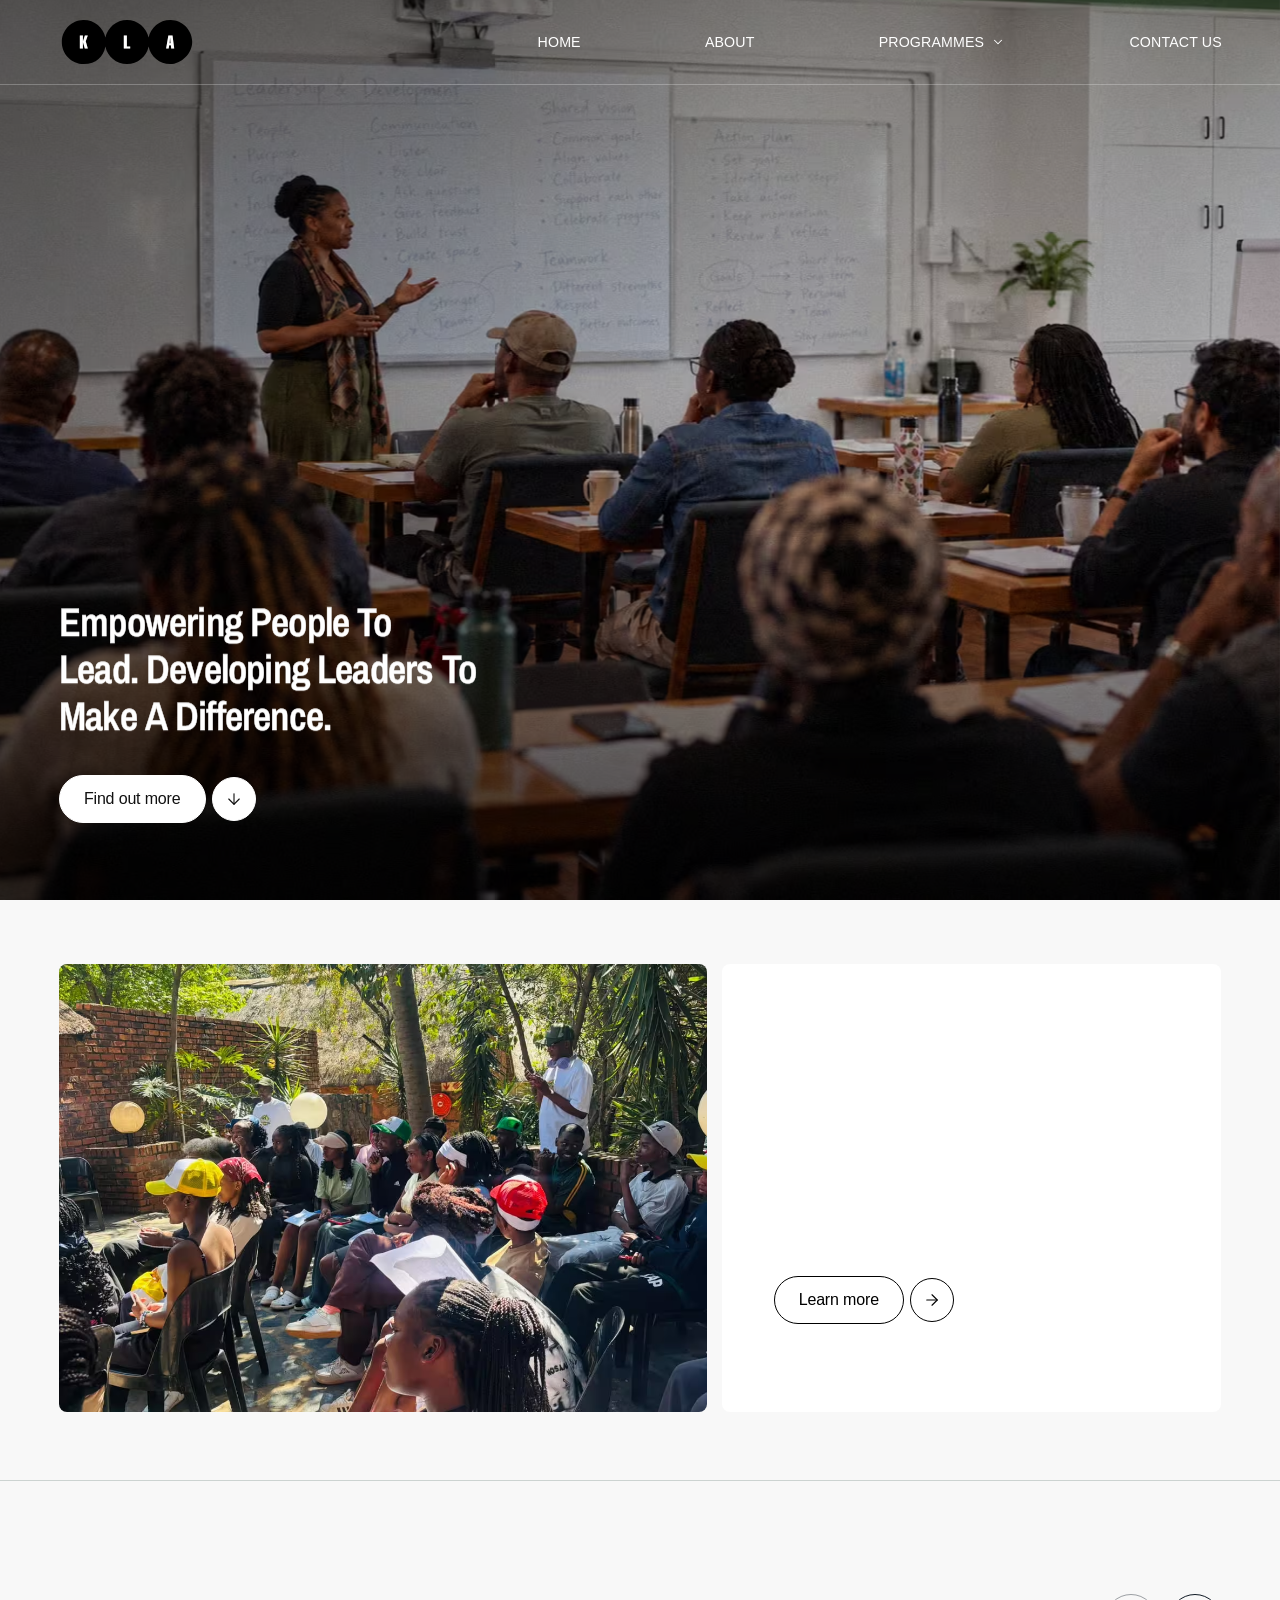
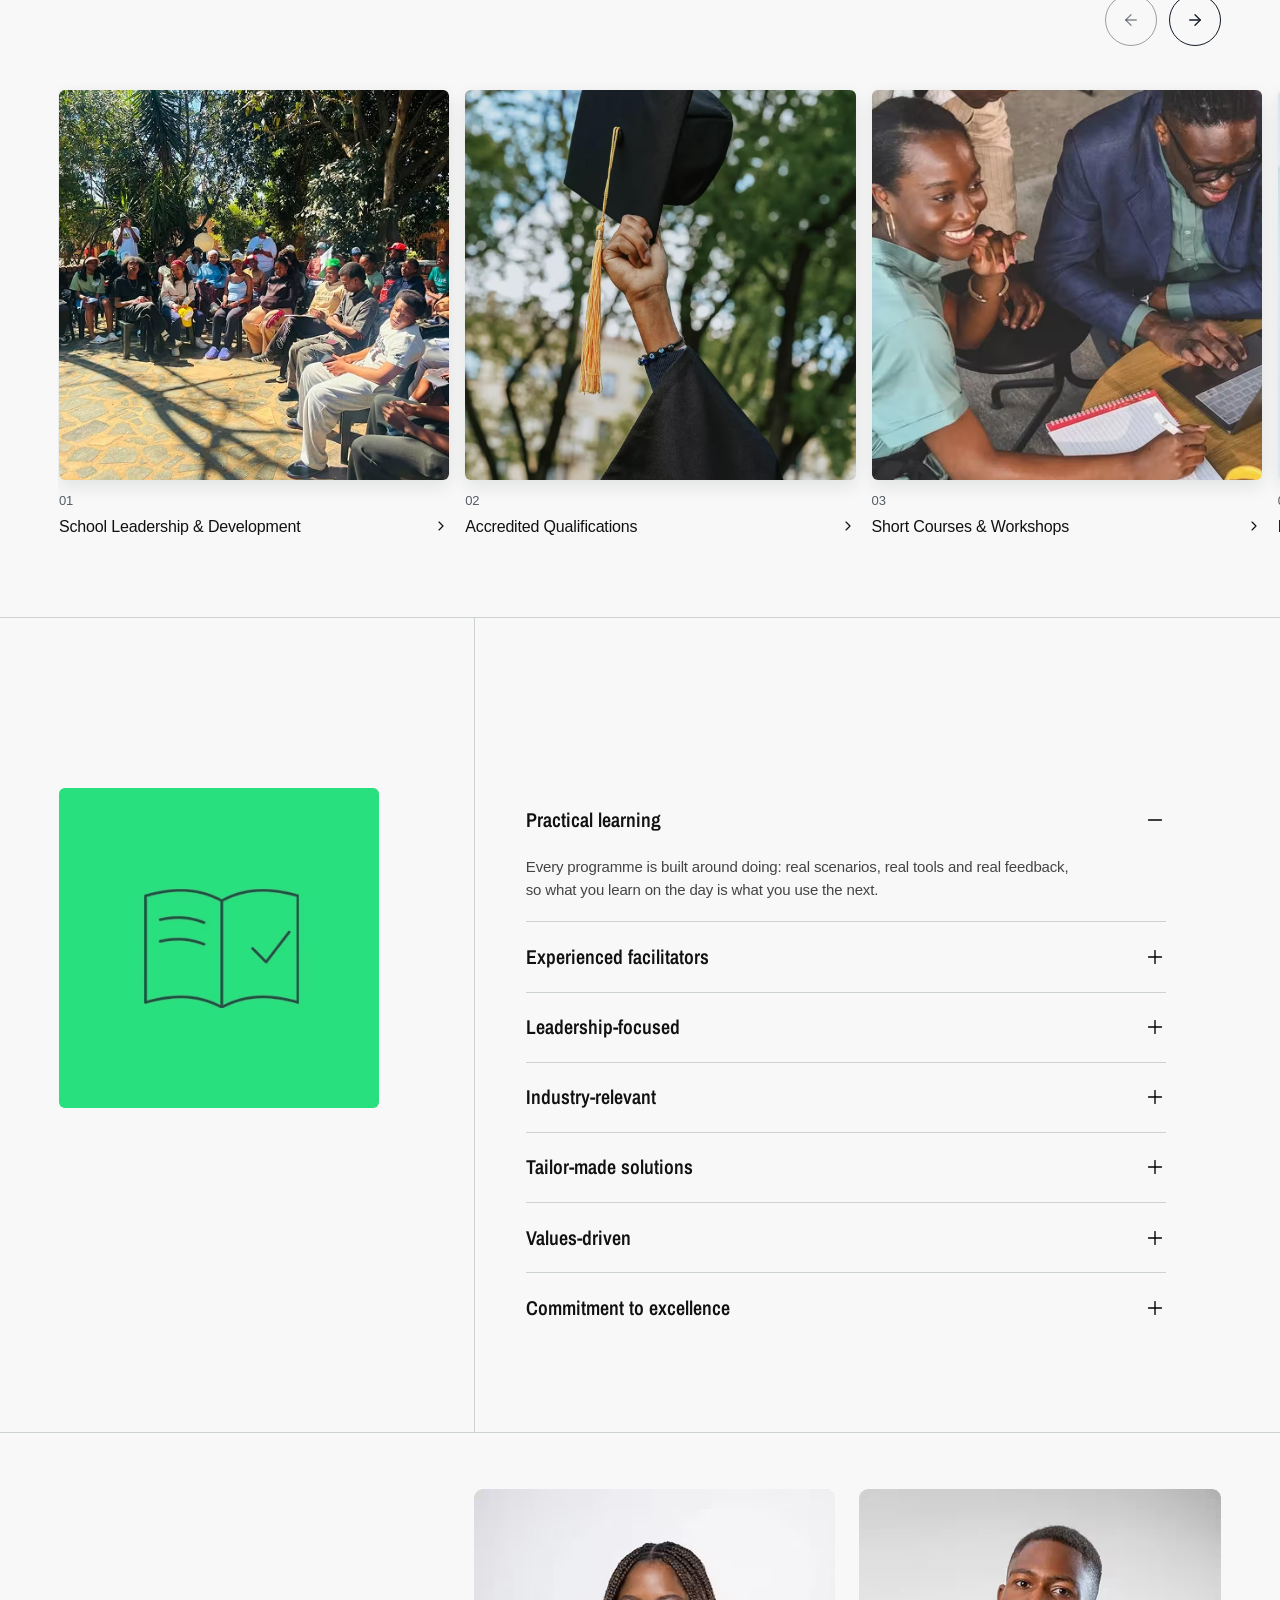
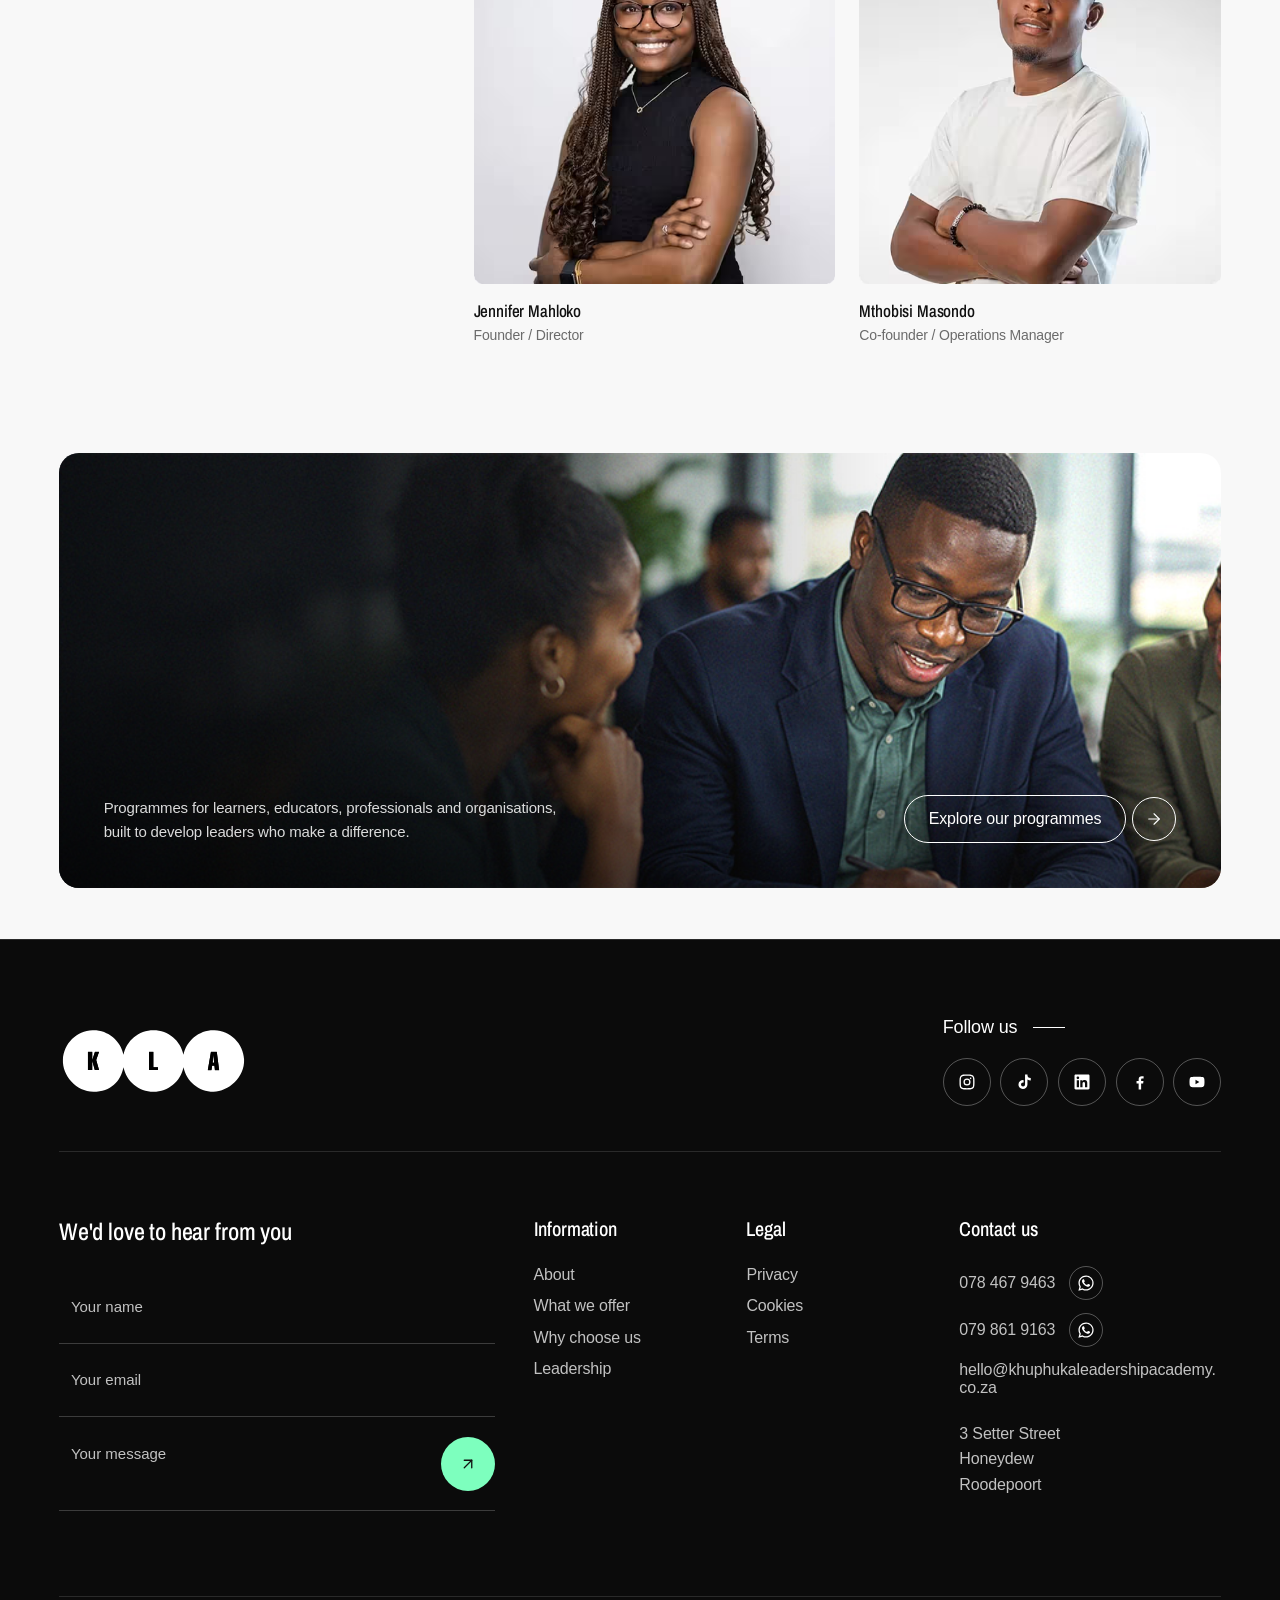
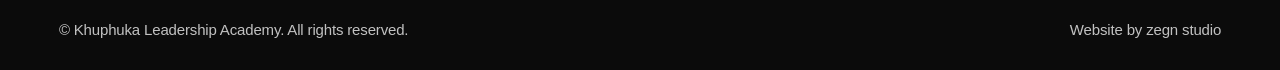
<file: index.html>
<!DOCTYPE html>
<html lang="en">
<head>
    <meta charset="UTF-8">
    <meta name="viewport" content="width=device-width, initial-scale=1.0">
    <script>document.documentElement.classList.add("js");</script>
    <title>Khuphuka Leadership Academy</title>
    <!-- fonts come from Google: open the connections now so the font
         css and the woff2 behind it don't each pay for a new handshake -->
    <link rel="preconnect" href="https://fonts.googleapis.com">
    <link rel="preconnect" href="https://fonts.gstatic.com" crossorigin>
    <!-- the hero photo is only named in CSS, so start it before the
         stylesheet has arrived -->
    <link rel="preload" as="image" href="assets/images/Subtle-leadership-workshop-notes-on-whiteboard.avif"
        type="image/avif" fetchpriority="high">
    <link rel="stylesheet" href="stylesheets/style.css">
    <link rel="stylesheet" href="https://fonts.googleapis.com/css2?family=Archivo+Narrow:wght@600;700&display=swap">
</head>
<body>
    <div class="preloader" aria-hidden="true">
        <div class="preloader-inner">
            <div class="preloader-count">
                <span class="pl-digit"><span
                        class="pl-strip"><span>0</span><span>1</span><span>2</span><span>3</span><span>4</span><span>5</span><span>6</span><span>7</span><span>8</span><span>9</span><span>0</span></span></span>
                <span class="pl-digit"><span
                        class="pl-strip"><span>0</span><span>1</span><span>2</span><span>3</span><span>4</span><span>5</span><span>6</span><span>7</span><span>8</span><span>9</span><span>0</span></span></span>
                <span class="pl-digit"><span
                        class="pl-strip"><span>0</span><span>1</span><span>2</span><span>3</span><span>4</span><span>5</span><span>6</span><span>7</span><span>8</span><span>9</span><span>0</span></span></span>
                <span class="pl-pct">%</span>
            </div>
            <p class="preloader-tagline">Rise. Inspire. Lead</p>
        </div>
    </div>

    <!-- a transparent bar over the hero photo: logo on the left, the links sitting right of centre -->
    <header class="topbar topbar--overlay">
        <a class="brand-logo" href="#" aria-label="Khuphuka Leadership Academy, home">
            <img src="assets/icons/kla-logo-new.svg" alt="Khuphuka Leadership Academy">
        </a>

        <nav class="topbar-nav" aria-label="Primary">
            <ul class="topbar-links">
                <li><a class="topbar-link" href="#">Home</a></li>
                <li><a class="topbar-link" href="about.html">About</a></li>
                <li class="has-menu">
                    <button class="topbar-link topbar-trigger" type="button" aria-expanded="false"
                        aria-controls="programmes-menu">
                        Programmes
                        <svg xmlns="http://www.w3.org/2000/svg" width="14" height="14" viewBox="0 0 24 24" fill="none"
                            stroke="currentColor" stroke-width="1.75" stroke-linecap="round" stroke-linejoin="round"
                            aria-hidden="true">
                            <path d="m6 9 6 6 6-6" />
                        </svg>
                    </button>
                    <ul class="topbar-menu" id="programmes-menu" aria-label="Programmes">
                        <li>
                            <a href="programme/school-leadership.html">
                                <img class="topbar-menu-thumb" src="assets/images/Subtle-leadership-workshop-notes-on-whiteboard.avif" alt="" loading="lazy" decoding="async">
                                <span class="topbar-menu-name">School Leadership &amp; Development</span>
                                <svg class="topbar-menu-arrow" xmlns="http://www.w3.org/2000/svg" width="16" height="16" viewBox="0 0 24 24" fill="none" stroke="currentColor" stroke-width="1.75" stroke-linecap="round" stroke-linejoin="round" aria-hidden="true"><path d="m9 18 6-6-6-6" /></svg>
                            </a>
                        </li>
                        <li>
                            <a href="programme/accredited-qualifications.html">
                                <img class="topbar-menu-thumb" src="assets/images/accredited-q.avif" alt="" loading="lazy" decoding="async">
                                <span class="topbar-menu-name">Accredited Qualifications</span>
                                <svg class="topbar-menu-arrow" xmlns="http://www.w3.org/2000/svg" width="16" height="16" viewBox="0 0 24 24" fill="none" stroke="currentColor" stroke-width="1.75" stroke-linecap="round" stroke-linejoin="round" aria-hidden="true"><path d="m9 18 6-6-6-6" /></svg>
                            </a>
                        </li>
                        <li>
                            <a href="programme/short-courses.html">
                                <img class="topbar-menu-thumb" src="assets/images/Working%20%26%20Meeting.avif" alt="" loading="lazy" decoding="async">
                                <span class="topbar-menu-name">Short Courses &amp; Workshops</span>
                                <svg class="topbar-menu-arrow" xmlns="http://www.w3.org/2000/svg" width="16" height="16" viewBox="0 0 24 24" fill="none" stroke="currentColor" stroke-width="1.75" stroke-linecap="round" stroke-linejoin="round" aria-hidden="true"><path d="m9 18 6-6-6-6" /></svg>
                            </a>
                        </li>
                        <li>
                            <a href="programme/re5-preparation.html">
                                <img class="topbar-menu-thumb" src="assets/images/rep-5.avif" alt="" loading="lazy" decoding="async">
                                <span class="topbar-menu-name">RE5 Preparation Workshops</span>
                                <svg class="topbar-menu-arrow" xmlns="http://www.w3.org/2000/svg" width="16" height="16" viewBox="0 0 24 24" fill="none" stroke="currentColor" stroke-width="1.75" stroke-linecap="round" stroke-linejoin="round" aria-hidden="true"><path d="m9 18 6-6-6-6" /></svg>
                            </a>
                        </li>
                        <li>
                            <a href="programme/corporate-training.html">
                                <img class="topbar-menu-thumb" src="assets/images/corporate.avif" alt="" loading="lazy" decoding="async">
                                <span class="topbar-menu-name">Corporate Training</span>
                                <svg class="topbar-menu-arrow" xmlns="http://www.w3.org/2000/svg" width="16" height="16" viewBox="0 0 24 24" fill="none" stroke="currentColor" stroke-width="1.75" stroke-linecap="round" stroke-linejoin="round" aria-hidden="true"><path d="m9 18 6-6-6-6" /></svg>
                            </a>
                        </li>
                        <li>
                            <a href="#programmes">
                                <img class="topbar-menu-thumb" src="assets/images/youth.avif" alt="" loading="lazy" decoding="async">
                                <span class="topbar-menu-name">Youth Development Initiatives</span>
                                <svg class="topbar-menu-arrow" xmlns="http://www.w3.org/2000/svg" width="16" height="16" viewBox="0 0 24 24" fill="none" stroke="currentColor" stroke-width="1.75" stroke-linecap="round" stroke-linejoin="round" aria-hidden="true"><path d="m9 18 6-6-6-6" /></svg>
                            </a>
                        </li>
                    </ul>
                </li>
                <li><a class="topbar-link" href="#contact">Contact us</a></li>
            </ul>
        </nav>

        <button class="btn-menu-toggle topbar-toggle" type="button" aria-label="Open menu" aria-controls="site-menu"
            aria-expanded="false">
            <svg xmlns="http://www.w3.org/2000/svg" width="24" height="24" viewBox="0 0 24 24" fill="none"
                stroke="currentColor" stroke-width="1.5" stroke-linecap="round" aria-hidden="true">
                <path d="M3 9h18" />
                <path d="M3 15h18" />
            </svg>
        </button>
    </header>

    <!-- the hero: the photo across the full width, the copy in white over it -->
    <section class="hero-split hero-split--cover" aria-label="Welcome">
        <div class="hero-panel">
            <h1 data-text-reveal="70">Empowering People To Lead. Developing Leaders To Make A Difference.</h1>
            <a class="hero-link btn-pill btn-pill--light" href="#about">
                <span class="btn-pill-label">Find out more</span>
                <span class="btn-pill-icon" aria-hidden="true">
                    <svg xmlns="http://www.w3.org/2000/svg" width="18" height="18" viewBox="0 0 24 24" fill="none"
                        stroke="currentColor" stroke-width="1.5" stroke-linecap="round" stroke-linejoin="round">
                        <path d="M12 5v14" />
                        <path d="m19 12-7 7-7-7" />
                    </svg>
                </span>
            </a>
        </div>
        <div class="hero-visual" aria-hidden="true">
            <!-- a layer rather than an <img>, so hero-parallax.js can drift it -->
            <div class="hero-bg"></div>
        </div>
    </section>

    <main>
        <section class="about-statement about-statement--cards" id="about">
            <!-- a stand-in photo until a dedicated About image is chosen -->
            <div class="about-media">
                <img src="assets/images/youth.avif"
                    alt="Learners gathered outdoors at a Khuphuka Leadership Academy session" loading="lazy"
                    decoding="async" draggable="false">
            </div>
            <div class="about-copy">
                <h2 class="about-title" data-text-reveal="70">Who we are</h2>
                <p class="about-text" data-text-reveal="16">A leadership, education and skills development academy
                    dedicated to developing confident leaders, skilled professionals and empowered communities through
                    transformative learning experiences.</p>
                <a class="btn-pill" href="about.html">
                    <span class="btn-pill-label">Learn more</span>
                    <span class="btn-pill-icon" aria-hidden="true">
                        <svg xmlns="http://www.w3.org/2000/svg" width="18" height="18" viewBox="0 0 24 24" fill="none"
                            stroke="currentColor" stroke-width="1.5" stroke-linecap="round" stroke-linejoin="round">
                            <path d="M5 12h14" />
                            <path d="m12 5 7 7-7 7" />
                        </svg>
                    </span>
                </a>
            </div>
        </section>

        <section class="home-slider-section" id="programmes">
            <div class="what-we-do-wrap">
                <!-- title block on the left, round arrows on the right; the card
                     row below starts on the same left edge and runs off the
                     right of the screen -->
                <div class="what-we-do-head">
                    <div class="what-we-do-heading">

                        <h2 class="what-we-do-label section-title" data-text-reveal="70">What we offer</h2>
                        <p class="what-we-do-intro section-intro" data-text-reveal="16">Programmes for learners,
                            educators,
                            professionals and organisations.</p>
                    </div>

                    <div class="what-we-do-controls">
                        <button class="previous" type="button" aria-label="Previous programmes">
                            <svg xmlns="http://www.w3.org/2000/svg" width="18" height="18" viewBox="0 0 24 24"
                                fill="none" stroke="currentColor" stroke-width="1.75" stroke-linecap="round"
                                stroke-linejoin="round" aria-hidden="true">
                                <path d="M19 12H5" />
                                <path d="m12 19-7-7 7-7" />
                            </svg>
                        </button>
                        <button class="next" type="button" aria-label="Next programmes">
                            <svg xmlns="http://www.w3.org/2000/svg" width="18" height="18" viewBox="0 0 24 24"
                                fill="none" stroke="currentColor" stroke-width="1.75" stroke-linecap="round"
                                stroke-linejoin="round" aria-hidden="true">
                                <path d="M5 12h14" />
                                <path d="m12 5 7 7-7 7" />
                            </svg>
                        </button>
                    </div>
                </div>

                <div class="what-we-do-viewport">
                    <ul class="what-we-do-cards">
                        <li class="what-we-do-card">
                            <a class="card-link" href="programme/school-leadership.html">
                                <span class="card-media">
                                    <img loading="lazy" decoding="async" src="assets/images/Rectangle 23.avif"
                                        alt="School Leadership &amp; Development" draggable="false">
                                </span>
                                <span class="card-content">
                                    <span class="card-index">01</span>
                                    <span class="card-row">
                                        <span class="card-title">School Leadership &amp; Development</span>
                                        <span class="card-icon" aria-hidden="true">
                                            <svg xmlns="http://www.w3.org/2000/svg" width="16" height="16"
                                                viewBox="0 0 24 24" fill="none" stroke="currentColor"
                                                stroke-width="1.75" stroke-linecap="round" stroke-linejoin="round">
                                                <path d="m9 18 6-6-6-6" />
                                            </svg>
                                        </span>
                                    </span>
                                </span>
                            </a>
                        </li>
                        <li class="what-we-do-card">
                            <a class="card-link" href="programme/accredited-qualifications.html">
                                <span class="card-media">
                                    <img loading="lazy" decoding="async" src="assets/images/accredited-q.avif"
                                        alt="Accredited Qualifications" draggable="false">
                                </span>
                                <span class="card-content">
                                    <span class="card-index">02</span>
                                    <span class="card-row">
                                        <span class="card-title">Accredited Qualifications</span>
                                        <span class="card-icon" aria-hidden="true">
                                            <svg xmlns="http://www.w3.org/2000/svg" width="16" height="16"
                                                viewBox="0 0 24 24" fill="none" stroke="currentColor"
                                                stroke-width="1.75" stroke-linecap="round" stroke-linejoin="round">
                                                <path d="m9 18 6-6-6-6" />
                                            </svg>
                                        </span>
                                    </span>
                                </span>
                            </a>
                        </li>
                        <li class="what-we-do-card">
                            <a class="card-link" href="programme/short-courses.html">
                                <span class="card-media">
                                    <img loading="lazy" decoding="async" src="assets/images/Working &amp; Meeting.avif"
                                        alt="Short Courses &amp; Workshops" draggable="false">
                                </span>
                                <span class="card-content">
                                    <span class="card-index">03</span>
                                    <span class="card-row">
                                        <span class="card-title">Short Courses &amp; Workshops</span>
                                        <span class="card-icon" aria-hidden="true">
                                            <svg xmlns="http://www.w3.org/2000/svg" width="16" height="16"
                                                viewBox="0 0 24 24" fill="none" stroke="currentColor"
                                                stroke-width="1.75" stroke-linecap="round" stroke-linejoin="round">
                                                <path d="m9 18 6-6-6-6" />
                                            </svg>
                                        </span>
                                    </span>
                                </span>
                            </a>
                        </li>
                        <li class="what-we-do-card">
                            <a class="card-link" href="programme/re5-preparation.html">
                                <span class="card-media">
                                    <img loading="lazy" decoding="async" src="assets/images/rep-5.avif"
                                        alt="RE5 Preparation Workshops" draggable="false">
                                </span>
                                <span class="card-content">
                                    <span class="card-index">04</span>
                                    <span class="card-row">
                                        <span class="card-title">RE5 Preparation Workshops</span>
                                        <span class="card-icon" aria-hidden="true">
                                            <svg xmlns="http://www.w3.org/2000/svg" width="16" height="16"
                                                viewBox="0 0 24 24" fill="none" stroke="currentColor"
                                                stroke-width="1.75" stroke-linecap="round" stroke-linejoin="round">
                                                <path d="m9 18 6-6-6-6" />
                                            </svg>
                                        </span>
                                    </span>
                                </span>
                            </a>
                        </li>
                        <li class="what-we-do-card">
                            <a class="card-link" href="programme/corporate-training.html">
                                <span class="card-media">
                                    <img loading="lazy" decoding="async" src="assets/images/corporate.avif"
                                        alt="Corporate Training" draggable="false">
                                </span>
                                <span class="card-content">
                                    <span class="card-index">05</span>
                                    <span class="card-row">
                                        <span class="card-title">Corporate Training</span>
                                        <span class="card-icon" aria-hidden="true">
                                            <svg xmlns="http://www.w3.org/2000/svg" width="16" height="16"
                                                viewBox="0 0 24 24" fill="none" stroke="currentColor"
                                                stroke-width="1.75" stroke-linecap="round" stroke-linejoin="round">
                                                <path d="m9 18 6-6-6-6" />
                                            </svg>
                                        </span>
                                    </span>
                                </span>
                            </a>
                        </li>

                    </ul>
                </div>
            </div>
        </section>

        <section class="why-choose-section" id="why-choose" aria-labelledby="why-choose-heading">
            <div class="why-choose-inner">
                <div class="why-choose-aside">
                    <h2 class="why-choose-heading section-title" id="why-choose-heading" data-text-reveal="70">Why
                        choose us</h2>
                    <div class="why-choose-media" aria-hidden="true">
                        <img loading="lazy" decoding="async" class="is-active"
                            src="assets/icons/practical-learning.avif" alt="" draggable="false">
                        <img loading="lazy" decoding="async" src="assets/icons/tailor-made-solutions.avif" alt=""
                            draggable="false">
                        <img loading="lazy" decoding="async" src="assets/icons/values-driven.avif" alt=""
                            draggable="false">
                        <img loading="lazy" decoding="async" src="assets/icons/industry-relevant.avif" alt=""
                            draggable="false">
                        <img loading="lazy" decoding="async" src="assets/icons/tailor-made-solutions.avif" alt=""
                            draggable="false">
                        <img loading="lazy" decoding="async" src="assets/icons/values-driven.avif" alt=""
                            draggable="false">
                        <img loading="lazy" decoding="async" src="assets/icons/practical-learning.avif" alt=""
                            draggable="false">
                    </div>
                </div>

                <div class="why-choose-copy">
                    <p class="why-choose-statement" data-text-reveal="16">We deliver innovative learning experiences
                        that develop
                        leadership, build practical skills and create opportunities.</p>
                    <ul class="why-choose-list">
                        <li class="why-choose-item is-active">
                            <button class="why-choose-toggle" type="button" id="why-tab-0" aria-expanded="true"
                                aria-controls="why-panel-0">
                                <span class="why-choose-label">Practical learning</span>
                                <span class="why-choose-icon" aria-hidden="true">
                                    <svg xmlns="http://www.w3.org/2000/svg" viewBox="0 0 24 24" fill="none"
                                        stroke="currentColor" stroke-width="1.5" stroke-linecap="round">
                                        <path class="icon-h" d="M5 12h14" />
                                        <path class="icon-v" d="M12 5v14" />
                                    </svg>
                                </span>
                            </button>
                            <div class="why-choose-panel" id="why-panel-0" role="region" aria-labelledby="why-tab-0">
                                <div>
                                    <p>Every programme is built around doing: real scenarios, real tools and real
                                        feedback, so what you learn on the day is what you use the next.</p>
                                </div>
                            </div>
                        </li>
                        <li class="why-choose-item">
                            <button class="why-choose-toggle" type="button" id="why-tab-1" aria-expanded="false"
                                aria-controls="why-panel-1">
                                <span class="why-choose-label">Experienced facilitators</span>
                                <span class="why-choose-icon" aria-hidden="true">
                                    <svg xmlns="http://www.w3.org/2000/svg" viewBox="0 0 24 24" fill="none"
                                        stroke="currentColor" stroke-width="1.5" stroke-linecap="round">
                                        <path class="icon-h" d="M5 12h14" />
                                        <path class="icon-v" d="M12 5v14" />
                                    </svg>
                                </span>
                            </button>
                            <div class="why-choose-panel" id="why-panel-1" role="region" aria-labelledby="why-tab-1">
                                <div>
                                    <p>Our facilitators bring years of classroom, boardroom and community experience, so
                                        every session is led by someone who has done the work.</p>
                                </div>
                            </div>
                        </li>
                        <li class="why-choose-item">
                            <button class="why-choose-toggle" type="button" id="why-tab-2" aria-expanded="false"
                                aria-controls="why-panel-2">
                                <span class="why-choose-label">Leadership-focused</span>
                                <span class="why-choose-icon" aria-hidden="true">
                                    <svg xmlns="http://www.w3.org/2000/svg" viewBox="0 0 24 24" fill="none"
                                        stroke="currentColor" stroke-width="1.5" stroke-linecap="round">
                                        <path class="icon-h" d="M5 12h14" />
                                        <path class="icon-v" d="M12 5v14" />
                                    </svg>
                                </span>
                            </button>
                            <div class="why-choose-panel" id="why-panel-2" role="region" aria-labelledby="why-tab-2">
                                <div>
                                    <p>Leadership runs through every programme. Whatever the subject, learners leave
                                        more able to take initiative, make decisions and bring others with them.</p>
                                </div>
                            </div>
                        </li>
                        <li class="why-choose-item">
                            <button class="why-choose-toggle" type="button" id="why-tab-3" aria-expanded="false"
                                aria-controls="why-panel-3">
                                <span class="why-choose-label">Industry-relevant</span>
                                <span class="why-choose-icon" aria-hidden="true">
                                    <svg xmlns="http://www.w3.org/2000/svg" viewBox="0 0 24 24" fill="none"
                                        stroke="currentColor" stroke-width="1.5" stroke-linecap="round">
                                        <path class="icon-h" d="M5 12h14" />
                                        <path class="icon-v" d="M12 5v14" />
                                    </svg>
                                </span>
                            </button>
                            <div class="why-choose-panel" id="why-panel-3" role="region" aria-labelledby="why-tab-3">
                                <div>
                                    <p>Our curricula are shaped with practitioners and employers, so the skills you
                                        build track what the workplace actually needs.</p>
                                </div>
                            </div>
                        </li>
                        <li class="why-choose-item">
                            <button class="why-choose-toggle" type="button" id="why-tab-4" aria-expanded="false"
                                aria-controls="why-panel-4">
                                <span class="why-choose-label">Tailor-made solutions</span>
                                <span class="why-choose-icon" aria-hidden="true">
                                    <svg xmlns="http://www.w3.org/2000/svg" viewBox="0 0 24 24" fill="none"
                                        stroke="currentColor" stroke-width="1.5" stroke-linecap="round">
                                        <path class="icon-h" d="M5 12h14" />
                                        <path class="icon-v" d="M12 5v14" />
                                    </svg>
                                </span>
                            </button>
                            <div class="why-choose-panel" id="why-panel-4" role="region" aria-labelledby="why-tab-4">
                                <div>
                                    <p>No two schools, teams or communities are the same. We shape content, pace and
                                        delivery around your context and your goals.</p>
                                </div>
                            </div>
                        </li>
                        <li class="why-choose-item">
                            <button class="why-choose-toggle" type="button" id="why-tab-5" aria-expanded="false"
                                aria-controls="why-panel-5">
                                <span class="why-choose-label">Values-driven</span>
                                <span class="why-choose-icon" aria-hidden="true">
                                    <svg xmlns="http://www.w3.org/2000/svg" viewBox="0 0 24 24" fill="none"
                                        stroke="currentColor" stroke-width="1.5" stroke-linecap="round">
                                        <path class="icon-h" d="M5 12h14" />
                                        <path class="icon-v" d="M12 5v14" />
                                    </svg>
                                </span>
                            </button>
                            <div class="why-choose-panel" id="why-panel-5" role="region" aria-labelledby="why-tab-5">
                                <div>
                                    <p>Integrity, service and accountability sit underneath everything we teach. We
                                        develop leaders that people trust.</p>
                                </div>
                            </div>
                        </li>
                        <li class="why-choose-item">
                            <button class="why-choose-toggle" type="button" id="why-tab-6" aria-expanded="false"
                                aria-controls="why-panel-6">
                                <span class="why-choose-label">Commitment to excellence</span>
                                <span class="why-choose-icon" aria-hidden="true">
                                    <svg xmlns="http://www.w3.org/2000/svg" viewBox="0 0 24 24" fill="none"
                                        stroke="currentColor" stroke-width="1.5" stroke-linecap="round">
                                        <path class="icon-h" d="M5 12h14" />
                                        <path class="icon-v" d="M12 5v14" />
                                    </svg>
                                </span>
                            </button>
                            <div class="why-choose-panel" id="why-panel-6" role="region" aria-labelledby="why-tab-6">
                                <div>
                                    <p>We hold ourselves to the standard we ask of our learners: well-prepared sessions,
                                        honest feedback and follow-through after the day ends.</p>
                                </div>
                            </div>
                        </li>
                    </ul>
                </div>
            </div>
        </section>

        <section class="team-section" id="leadership" aria-labelledby="team-title">
            <div class="team-wrap">
                <div class="team-aside">
                    <h2 class="team-title section-title" id="team-title" data-text-reveal="70">Meet the founders</h2>
                    <p class="team-intro section-intro" data-text-reveal="16">Who share a passion for developing people
                        through education, leadership and
                        skills development.</p>
                </div>

                <div class="team-main">
                    <ul class="team-grid">
                        <li class="team-card">
                            <div class="team-media">
                                <img src="assets/images/woman.avif"
                                    alt="Jennifer Mahloko, founder / director of Khuphuka Leadership Academy"
                                    loading="lazy" draggable="false">
                            </div>
                            <h3 class="team-name">Jennifer Mahloko</h3>
                            <p class="team-role">Founder / Director</p>
                        </li>
                        <li class="team-card">
                            <div class="team-media">
                                <img src="assets/images/men.avif"
                                    alt="Mthobisi Masondo, co-founder / director of Khuphuka Leadership Academy"
                                    loading="lazy" draggable="false">
                            </div>
                            <h3 class="team-name">Mthobisi Masondo</h3>
                            <p class="team-role">Co-founder / Operations Manager</p>
                        </li>
                    </ul>
                </div>
            </div>
        </section>

        <!-- the closing call to action: a rounded photo card, the copy
             bottom left and the button bottom right -->
        <section class="cta-section" aria-labelledby="cta-title">
            <div class="cta-card">
                <div class="cta-copy">
                    <h2 class="cta-title" id="cta-title" data-text-reveal="70">Ready to Grow </br> with Khuphuka?</h2>
                    <p class="cta-text">Programmes for learners, educators, professionals and organisations, built to
                        develop leaders who make a difference.</p>
                </div>
                <a class="btn-pill" href="#programmes">
                    <span class="btn-pill-label">Explore our programmes</span>
                    <span class="btn-pill-icon" aria-hidden="true">
                        <svg xmlns="http://www.w3.org/2000/svg" width="18" height="18" viewBox="0 0 24 24" fill="none"
                            stroke="currentColor" stroke-width="1.5" stroke-linecap="round" stroke-linejoin="round">
                            <path d="M5 12h14" />
                            <path d="m12 5 7 7-7 7" />
                        </svg>
                    </span>
                </a>
            </div>
        </section>

    </main>

    <!-- the footer: the logo large across the top with the socials beside
         it, then the contact form and the link columns, then the small print -->
    <footer class="site-footer">
        <div class="footer-inner">
            <div class="footer-top">
                <a class="footer-logo" href="index.html">
                    <img src="assets/icons/kla-logo-new-white.svg" alt="Khuphuka Leadership Academy, home"
                        width="400" height="135" loading="lazy" decoding="async">
                </a>
                <div class="footer-follow">
                    <p class="footer-follow-label">Follow us</p>
                    <ul class="footer-socials" aria-label="Social media">
                        <li><a href="#" aria-label="Instagram" rel="noopener"><svg xmlns="http://www.w3.org/2000/svg" width="18" height="18" viewBox="0 0 24 24" fill="currentColor" aria-hidden="true"><path d="M12 7.3a4.7 4.7 0 1 0 0 9.4 4.7 4.7 0 0 0 0-9.4zm0 7.7a3 3 0 1 1 0-6 3 3 0 0 1 0 6zm5.9-7.9a1.1 1.1 0 1 1-2.2 0 1.1 1.1 0 0 1 2.2 0zM12 2c-2.7 0-3.1 0-4.1.1-1.1 0-1.8.2-2.4.5-.7.2-1.2.6-1.8 1.1C3.2 4.3 2.8 4.8 2.6 5.5c-.3.6-.4 1.3-.5 2.4C2 8.9 2 9.3 2 12s0 3.1.1 4.1c0 1.1.2 1.8.5 2.4.2.7.6 1.2 1.1 1.8.6.5 1.1.9 1.8 1.1.6.3 1.3.4 2.4.5 1 .1 1.4.1 4.1.1s3.1 0 4.1-.1c1.1 0 1.8-.2 2.4-.5.7-.2 1.2-.6 1.8-1.1.5-.6.9-1.1 1.1-1.8.3-.6.4-1.3.5-2.4.1-1 .1-1.4.1-4.1s0-3.1-.1-4.1c0-1.1-.2-1.8-.5-2.4-.2-.7-.6-1.2-1.1-1.8-.6-.5-1.1-.9-1.8-1.1-.6-.3-1.3-.4-2.4-.5C15.1 2 14.7 2 12 2zm0 1.8c2.7 0 3 0 4 .1 1 0 1.5.2 1.9.3.5.2.8.4 1.1.8.4.3.6.6.8 1.1.1.4.3.9.3 1.9.1 1 .1 1.3.1 4s0 3-.1 4c0 1-.2 1.5-.3 1.9-.2.5-.4.8-.8 1.1-.3.4-.6.6-1.1.8-.4.1-.9.3-1.9.3-1 .1-1.3.1-4 .1s-3 0-4-.1c-1 0-1.5-.2-1.9-.3-.5-.2-.8-.4-1.1-.8-.4-.3-.6-.6-.8-1.1-.1-.4-.3-.9-.3-1.9-.1-1-.1-1.3-.1-4s0-3 .1-4c0-1 .2-1.5.3-1.9.2-.5.4-.8.8-1.1.3-.4.6-.6 1.1-.8.4-.1.9-.3 1.9-.3 1-.1 1.3-.1 4-.1z" /></svg></a></li>
                        <li><a href="#" aria-label="TikTok" rel="noopener"><svg xmlns="http://www.w3.org/2000/svg" width="18" height="18" viewBox="0 0 24 24" fill="currentColor" aria-hidden="true"><path d="M16.6 2h-3.2v13.4a2.7 2.7 0 1 1-2.7-2.7c.3 0 .5 0 .8.1V9.5a6 6 0 1 0 5.1 5.9V8.6a7.6 7.6 0 0 0 4.4 1.4V6.8A4.5 4.5 0 0 1 16.6 2z" /></svg></a></li>
                        <li><a href="#" aria-label="LinkedIn" rel="noopener"><svg xmlns="http://www.w3.org/2000/svg" width="18" height="18" viewBox="0 0 24 24" fill="currentColor" aria-hidden="true"><path d="M20.4 2H3.6C2.7 2 2 2.7 2 3.6v16.8c0 .9.7 1.6 1.6 1.6h16.8c.9 0 1.6-.7 1.6-1.6V3.6c0-.9-.7-1.6-1.6-1.6zM8 19H5V9.5h3V19zM6.5 8.2a1.7 1.7 0 1 1 0-3.5 1.7 1.7 0 0 1 0 3.5zM19 19h-3v-4.6c0-1.1 0-2.5-1.5-2.5s-1.8 1.2-1.8 2.4V19h-3V9.5h2.9v1.3h.1c.4-.8 1.4-1.5 2.8-1.5 3 0 3.5 2 3.5 4.5V19z" /></svg></a></li>
                        <li><a href="#" aria-label="Facebook" rel="noopener"><svg xmlns="http://www.w3.org/2000/svg" width="18" height="18" viewBox="0 0 24 24" fill="currentColor" aria-hidden="true"><path d="M13.5 22v-8h2.7l.4-3.2h-3.1V8.8c0-.9.3-1.6 1.6-1.6h1.7V4.4c-.3 0-1.3-.1-2.5-.1-2.5 0-4.1 1.5-4.1 4.2v2.3H7.4V14h2.8v8h3.3z" /></svg></a></li>
                        <li><a href="#" aria-label="YouTube" rel="noopener"><svg xmlns="http://www.w3.org/2000/svg" width="18" height="18" viewBox="0 0 24 24" fill="currentColor" aria-hidden="true"><path d="M21.6 7.2c-.2-.9-.9-1.6-1.8-1.8C18.2 5 12 5 12 5s-6.2 0-7.8.4c-.9.2-1.6.9-1.8 1.8C2 8.8 2 12 2 12s0 3.2.4 4.8c.2.9.9 1.6 1.8 1.8C5.8 19 12 19 12 19s6.2 0 7.8-.4c.9-.2 1.6-.9 1.8-1.8.4-1.6.4-4.8.4-4.8s0-3.2-.4-4.8zM10 15V9l5.2 3L10 15z" /></svg></a></li>
                    </ul>
                </div>
            </div>

            <div class="footer-main">
                <!-- api/contact.php emails each enquiry to the academy and keeps a copy -->
                <form class="footer-form" id="contact" action="api/contact.php" method="POST">
                    <!-- left empty by people; bots that fill it are treated as spam -->
                    <p class="footer-hp" aria-hidden="true">
                        <label>Leave this empty <input type="text" name="honeypot" tabindex="-1" autocomplete="off"></label>
                    </p>
                    <h3 class="footer-form-title">We'd love to hear from you</h3>
                    <p class="footer-field">
                        <label for="footer-name" class="sr-only">Your name</label>
                        <input id="footer-name" name="name" type="text" placeholder="Your name"
                            autocomplete="name" required>
                    </p>
                    <p class="footer-field">
                        <label for="footer-email" class="sr-only">Your email</label>
                        <input id="footer-email" name="email" type="email" placeholder="Your email"
                            autocomplete="email" required>
                    </p>
                    <p class="footer-field footer-field--message">
                        <label for="footer-message" class="sr-only">Your message</label>
                        <textarea id="footer-message" name="message" rows="2" placeholder="Your message"
                            required></textarea>
                        <button class="footer-submit" type="submit" aria-label="Send message">
                            <svg xmlns="http://www.w3.org/2000/svg" width="18" height="18" viewBox="0 0 24 24" fill="none" stroke="currentColor" stroke-width="1.75" stroke-linecap="round" stroke-linejoin="round" aria-hidden="true"><path d="M7 17 17 7" /><path d="M7 7h10v10" /></svg>
                        </button>
                    </p>
                    <p class="footer-form-status" role="status" aria-live="polite"></p>
                </form>

                <nav class="footer-col" aria-label="Information">
                    <h3 class="footer-heading">Information</h3>
                    <ul>
                        <li><a href="about.html">About</a></li>
                        <li><a href="#programmes">What we offer</a></li>
                        <li><a href="#why-choose">Why choose us</a></li>
                        <li><a href="#leadership">Leadership</a></li>
                    </ul>
                </nav>

                <nav class="footer-col" aria-label="Legal">
                    <h3 class="footer-heading">Legal</h3>
                    <ul>
                        <li><a href="#">Privacy</a></li>
                        <li><a href="#">Cookies</a></li>
                        <li><a href="#">Terms</a></li>
                    </ul>
                </nav>

                <div class="footer-col footer-contact">
                    <h3 class="footer-heading">Contact us</h3>
                    <ul>
                        <li class="footer-phone">
                            <a href="tel:+27784679463">078 467 9463</a>
                            <span class="footer-phone-actions">
                                <a class="footer-icon-btn" href="https://wa.me/27784679463" target="_blank" rel="noopener"
                                    aria-label="WhatsApp 078 467 9463"><svg xmlns="http://www.w3.org/2000/svg" width="16" height="16" viewBox="0 0 24 24" fill="currentColor" aria-hidden="true"><path d="M17.47 14.38c-.3-.15-1.76-.87-2.03-.97-.27-.1-.47-.15-.67.15-.2.3-.77.97-.94 1.17-.17.2-.35.22-.64.07-.3-.15-1.26-.46-2.39-1.48-.88-.79-1.48-1.76-1.65-2.06-.17-.3-.02-.46.13-.6.13-.13.3-.35.45-.52.15-.17.2-.3.3-.5.1-.2.05-.37-.02-.52-.08-.15-.67-1.62-.92-2.22-.24-.58-.49-.5-.67-.51h-.57c-.2 0-.52.07-.79.37-.27.3-1.04 1.02-1.04 2.48s1.07 2.88 1.21 3.08c.15.2 2.1 3.2 5.08 4.49.71.31 1.26.49 1.69.63.71.23 1.36.2 1.87.12.57-.09 1.76-.72 2.01-1.41.25-.7.25-1.29.17-1.41-.07-.13-.27-.2-.57-.35zM12.05 21.5h-.01a9.4 9.4 0 0 1-4.8-1.31l-.34-.2-3.57.94.95-3.48-.22-.36a9.41 9.41 0 0 1-1.44-5.02c0-5.2 4.23-9.43 9.44-9.43 2.52 0 4.89.98 6.67 2.77a9.37 9.37 0 0 1 2.76 6.67c0 5.2-4.23 9.43-9.44 9.43zm8.03-17.46A11.32 11.32 0 0 0 12.05.72C5.79.72.7 5.81.7 12.07c0 2 .52 3.95 1.52 5.67L.6 23.62l6.02-1.58a11.33 11.33 0 0 0 5.42 1.38h.01c6.26 0 11.35-5.09 11.35-11.35 0-3.03-1.18-5.88-3.32-8.03z" /></svg></a>
                            </span>
                        </li>
                        <li class="footer-phone">
                            <a href="tel:+27798619163">079 861 9163</a>
                            <span class="footer-phone-actions">
                                <a class="footer-icon-btn" href="https://wa.me/27798619163" target="_blank" rel="noopener"
                                    aria-label="WhatsApp 079 861 9163"><svg xmlns="http://www.w3.org/2000/svg" width="16" height="16" viewBox="0 0 24 24" fill="currentColor" aria-hidden="true"><path d="M17.47 14.38c-.3-.15-1.76-.87-2.03-.97-.27-.1-.47-.15-.67.15-.2.3-.77.97-.94 1.17-.17.2-.35.22-.64.07-.3-.15-1.26-.46-2.39-1.48-.88-.79-1.48-1.76-1.65-2.06-.17-.3-.02-.46.13-.6.13-.13.3-.35.45-.52.15-.17.2-.3.3-.5.1-.2.05-.37-.02-.52-.08-.15-.67-1.62-.92-2.22-.24-.58-.49-.5-.67-.51h-.57c-.2 0-.52.07-.79.37-.27.3-1.04 1.02-1.04 2.48s1.07 2.88 1.21 3.08c.15.2 2.1 3.2 5.08 4.49.71.31 1.26.49 1.69.63.71.23 1.36.2 1.87.12.57-.09 1.76-.72 2.01-1.41.25-.7.25-1.29.17-1.41-.07-.13-.27-.2-.57-.35zM12.05 21.5h-.01a9.4 9.4 0 0 1-4.8-1.31l-.34-.2-3.57.94.95-3.48-.22-.36a9.41 9.41 0 0 1-1.44-5.02c0-5.2 4.23-9.43 9.44-9.43 2.52 0 4.89.98 6.67 2.77a9.37 9.37 0 0 1 2.76 6.67c0 5.2-4.23 9.43-9.44 9.43zm8.03-17.46A11.32 11.32 0 0 0 12.05.72C5.79.72.7 5.81.7 12.07c0 2 .52 3.95 1.52 5.67L.6 23.62l6.02-1.58a11.33 11.33 0 0 0 5.42 1.38h.01c6.26 0 11.35-5.09 11.35-11.35 0-3.03-1.18-5.88-3.32-8.03z" /></svg></a>
                            </span>
                        </li>
                        <li><a href="mailto:hello@khuphukaleadershipacademy.co.za">hello@khuphukaleadershipacademy.co.za</a></li>
                    </ul>
                    <address class="footer-address">3 Setter Street<br>Honeydew<br>Roodepoort</address>
                </div>
            </div>

            <div class="footer-bottom">
                <p class="footer-copy">&copy; Khuphuka Leadership Academy. All rights reserved.</p>
                <p class="footer-credit">Website by zegn studio</p>
            </div>
        </div>
    </footer>



    <div class="menu-overlay" id="site-menu" aria-hidden="true" inert>
        <div class="menu-panel" role="dialog" aria-modal="true" aria-label="Site menu" data-lenis-prevent>
            <!-- the same row as the top bar, so the drawer reads as the bar opened up -->
            <div class="menu-top">
                <a class="menu-brand" href="#" aria-label="Khuphuka Leadership Academy, home">
                    <img src="assets/icons/kla-logo-new.svg" alt="Khuphuka Leadership Academy">
                </a>
                <button class="btn-menu-close" type="button" aria-label="Close menu">
                    <svg xmlns="http://www.w3.org/2000/svg" width="20" height="20" viewBox="0 0 24 24" fill="none"
                        stroke="currentColor" stroke-width="1.5" stroke-linecap="round" stroke-linejoin="round"
                        aria-hidden="true">
                        <path d="M18 6 6 18" />
                        <path d="m6 6 12 12" />
                    </svg>
                </button>
            </div>

            <nav class="menu-nav" aria-label="Main menu">
                <ul class="menu-list">
                    <li class="menu-item" style="--i: 0">
                        <a class="menu-link" href="#" aria-current="page">
                            <span class="menu-label">Home</span>
                            <svg class="menu-arrow" xmlns="http://www.w3.org/2000/svg" viewBox="0 0 24 24" fill="none"
                                stroke="currentColor" stroke-width="1.5" stroke-linecap="round" stroke-linejoin="round"
                                aria-hidden="true">
                                <path d="M5 12h14" />
                                <path d="m12 5 7 7-7 7" />
                            </svg>
                        </a>
                    </li>

                    <li class="menu-item" style="--i: 1">
                        <a class="menu-link" href="about.html">
                            <span class="menu-label">About</span>
                            <svg class="menu-arrow" xmlns="http://www.w3.org/2000/svg" viewBox="0 0 24 24" fill="none"
                                stroke="currentColor" stroke-width="1.5" stroke-linecap="round" stroke-linejoin="round"
                                aria-hidden="true">
                                <path d="M5 12h14" />
                                <path d="m12 5 7 7-7 7" />
                            </svg>
                        </a>
                    </li>

                    <!-- the programmes fold out under their own row -->
                    <li class="menu-item menu-group" style="--i: 2">
                        <button class="menu-link menu-group-toggle" type="button" aria-expanded="false"
                            aria-controls="menu-programmes">
                            <span class="menu-label">Programmes</span>
                            <svg class="menu-chevron" xmlns="http://www.w3.org/2000/svg" viewBox="0 0 24 24" fill="none"
                                stroke="currentColor" stroke-width="1.5" stroke-linecap="round" stroke-linejoin="round"
                                aria-hidden="true">
                                <path d="m6 9 6 6 6-6" />
                            </svg>
                        </button>
                        <div class="menu-sub" id="menu-programmes">
                            <ul class="menu-sublist">
                                <li><a class="menu-sublink" href="programme/school-leadership.html">School Leadership
                                        &amp; Development</a></li>
                                <li><a class="menu-sublink" href="programme/accredited-qualifications.html">Accredited
                                        Qualifications</a></li>
                                <li><a class="menu-sublink" href="programme/short-courses.html">Short Courses &amp;
                                        Workshops</a></li>
                                <li><a class="menu-sublink" href="programme/re5-preparation.html">RE5 Preparation
                                        Workshops</a></li>
                                <li><a class="menu-sublink" href="programme/corporate-training.html">Corporate
                                        Training</a></li>
                                <li><a class="menu-sublink" href="#programmes">Youth Development Initiatives</a></li>
                            </ul>
                        </div>
                    </li>

                    <li class="menu-item" style="--i: 3">
                        <a class="menu-link" href="#contact">
                            <span class="menu-label">Contact us</span>
                            <svg class="menu-arrow" xmlns="http://www.w3.org/2000/svg" viewBox="0 0 24 24" fill="none"
                                stroke="currentColor" stroke-width="1.5" stroke-linecap="round" stroke-linejoin="round"
                                aria-hidden="true">
                                <path d="M5 12h14" />
                                <path d="m12 5 7 7-7 7" />
                            </svg>
                        </a>
                    </li>
                </ul>
            </nav>
        </div>
    </div>

    <script src="./scripts/vendor/lenis.min.js" defer></script>
    <script src="./scripts/smooth-scroll.js" defer></script>
    <script src="./scripts/preloader.js" defer></script>
    <script src="./scripts/hero-parallax.js" defer></script>
    <script src="./scripts/text-reveal.js" defer></script>
    <script src="./scripts/slider.js" defer></script>
    <script src="./scripts/menu.js" defer></script>
    <script src="./scripts/contact-form.js" defer></script>
    <script src="./scripts/topbar.js" defer></script>
    <script src="./scripts/why-choose.js" defer></script>
</body>
</html>
</file>
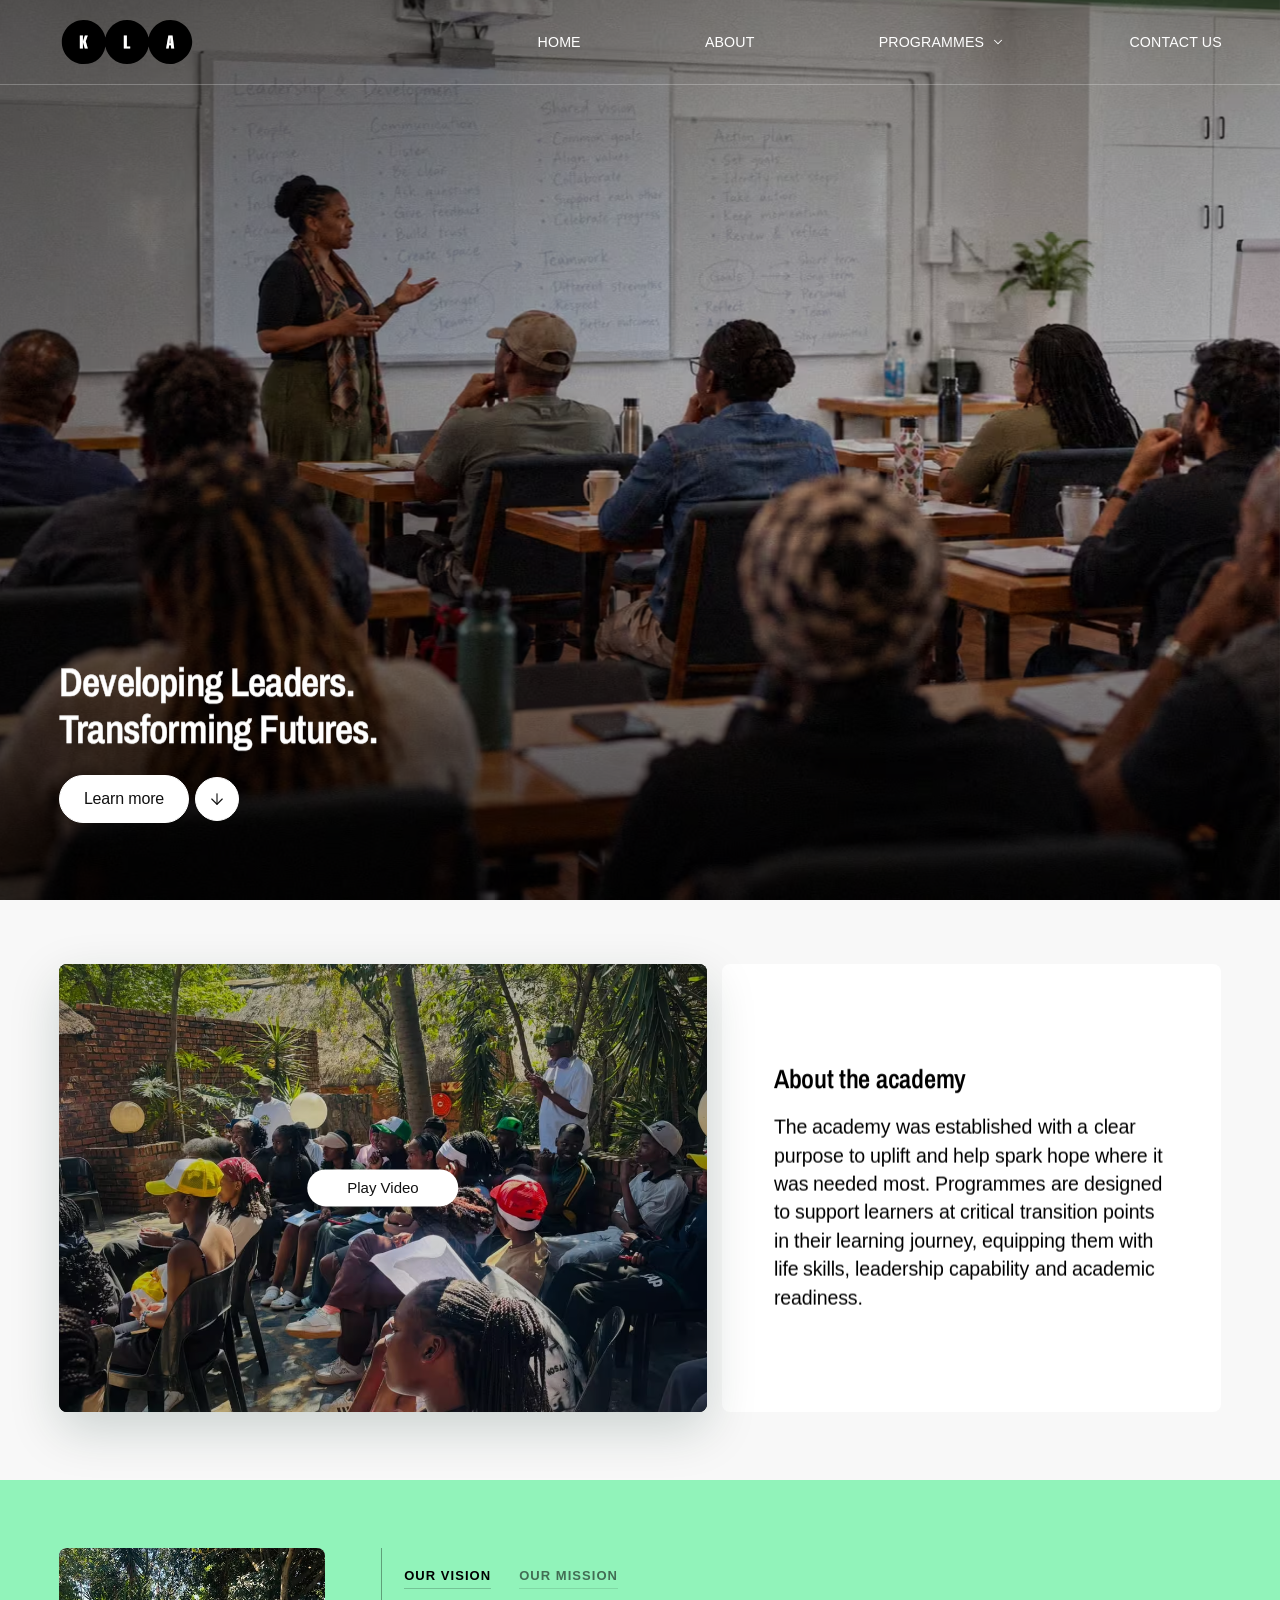
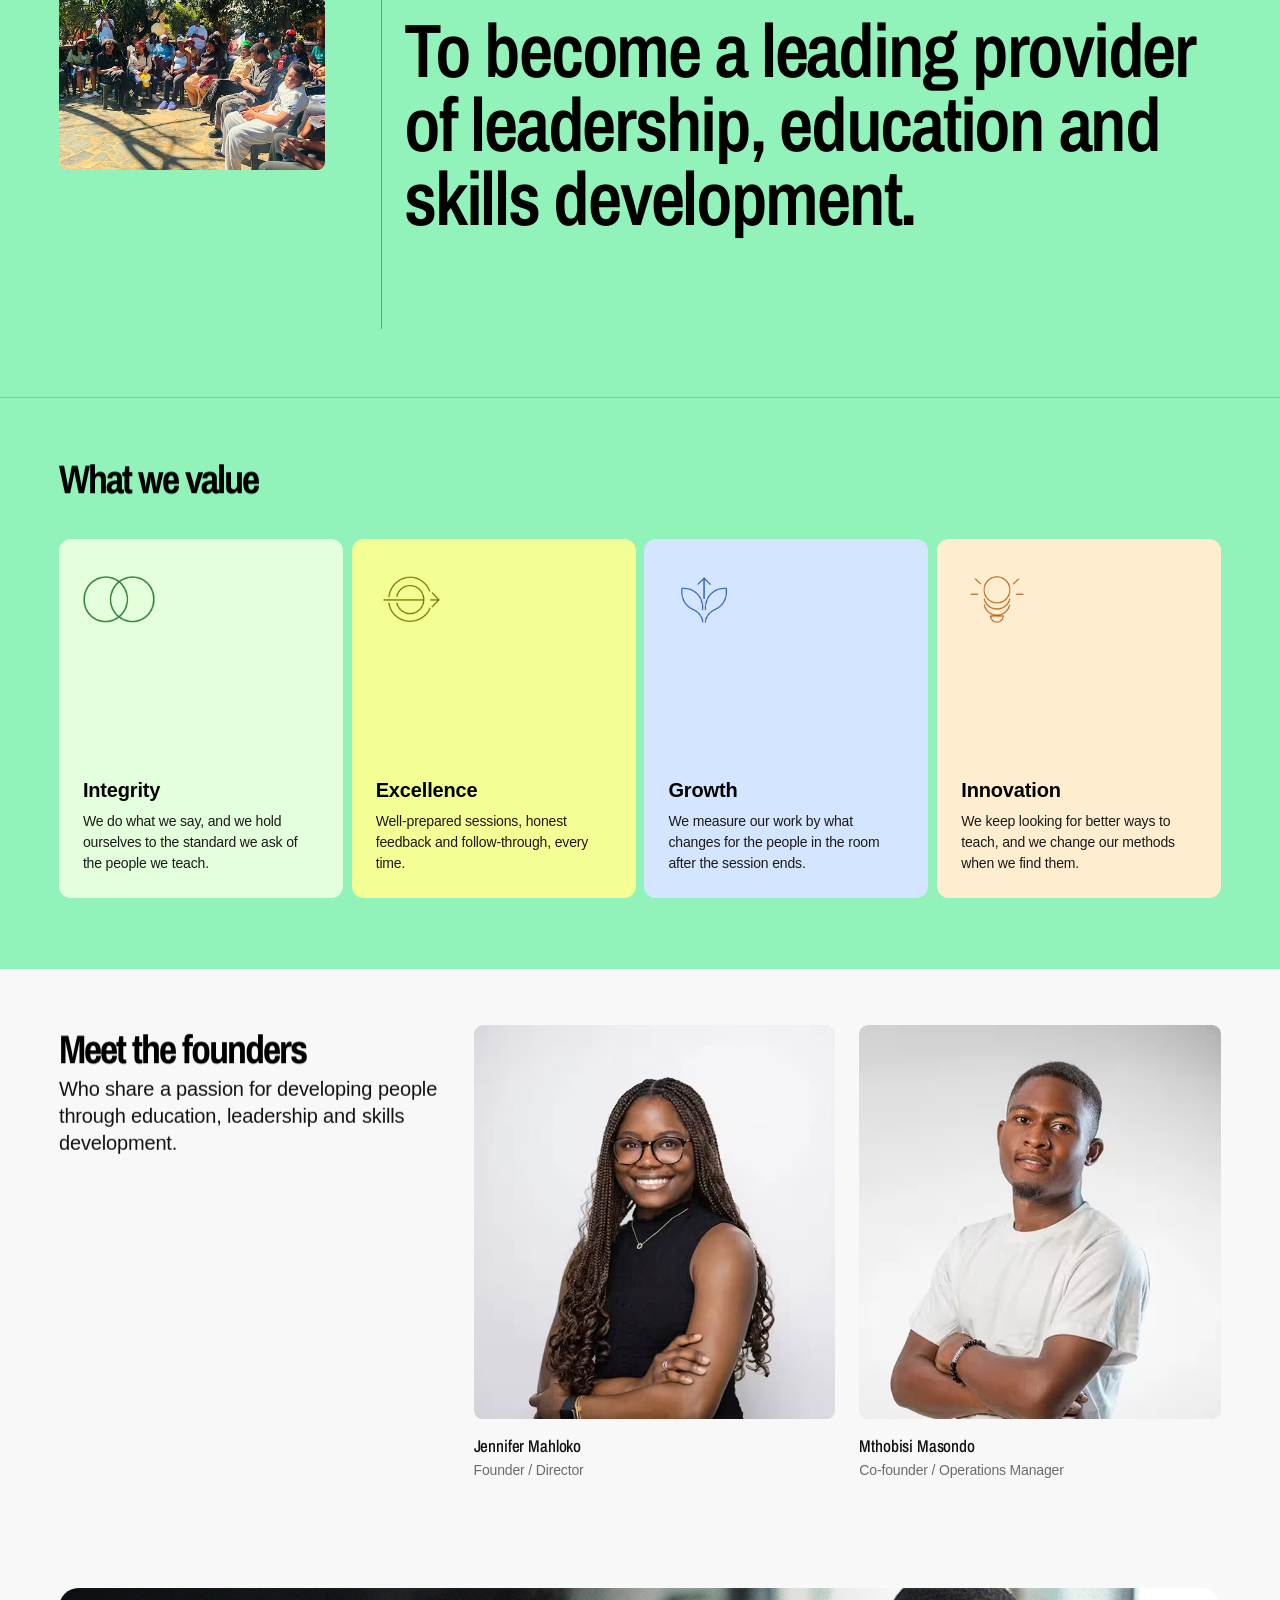
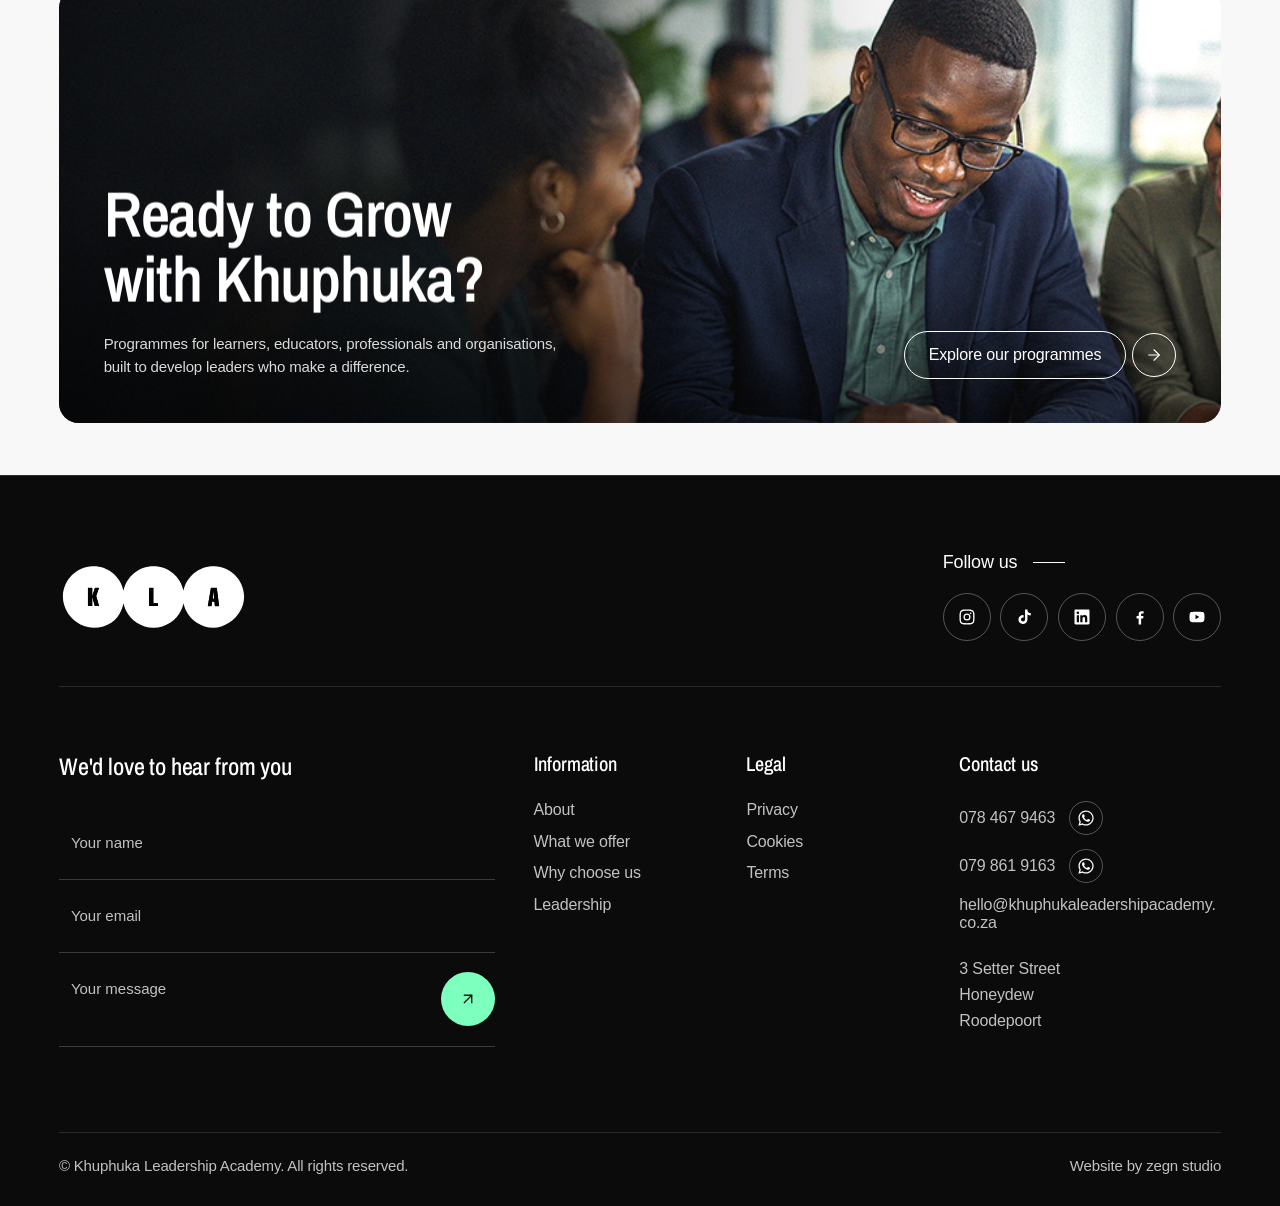
<file: about.html>
<!DOCTYPE html>
<html lang="en">

<head>
    <meta charset="UTF-8">
    <meta name="viewport" content="width=device-width, initial-scale=1.0">
    <meta name="description"
        content="Khuphuka Leadership Academy is a South African leadership, education and skills development academy committed to empowering individuals, strengthening organisations and transforming communities.">
    <!-- no preloader on inner pages: mark the page as loaded straight away so
         the hero's entrance animations run -->
    <script>document.documentElement.classList.add("js", "is-loaded");</script>
    <title>About | Khuphuka Leadership Academy</title>
    <!-- fonts come from Google: open the connections now so the font
         css and the woff2 behind it don't each pay for a new handshake -->
    <link rel="preconnect" href="https://fonts.googleapis.com">
    <link rel="preconnect" href="https://fonts.gstatic.com" crossorigin>
    <!-- the hero photo is only named in CSS, so start it before the
         stylesheet has arrived -->
    <link rel="preload" as="image" href="assets/images/Subtle-leadership-workshop-notes-on-whiteboard.avif"
        type="image/avif" fetchpriority="high">
    <link rel="stylesheet" href="stylesheets/style.css">
    <link rel="stylesheet" href="https://fonts.googleapis.com/css2?family=Archivo+Narrow:wght@600;700&display=swap">
</head>

<body>
    <!-- a transparent bar over the hero photo, frosted once the page scrolls -->
    <header class="topbar topbar--overlay">
        <a class="brand-logo" href="index.html" aria-label="Khuphuka Leadership Academy, home">
            <img src="assets/icons/kla-logo-new.svg" alt="Khuphuka Leadership Academy">
        </a>

        <nav class="topbar-nav" aria-label="Primary">
            <ul class="topbar-links">
                <li><a class="topbar-link" href="index.html">Home</a></li>
                <li><a class="topbar-link" href="about.html" aria-current="page">About</a></li>
                <li class="has-menu">
                    <button class="topbar-link topbar-trigger" type="button" aria-expanded="false"
                        aria-controls="programmes-menu">
                        Programmes
                        <svg xmlns="http://www.w3.org/2000/svg" width="14" height="14" viewBox="0 0 24 24" fill="none"
                            stroke="currentColor" stroke-width="1.75" stroke-linecap="round" stroke-linejoin="round"
                            aria-hidden="true">
                            <path d="m6 9 6 6 6-6" />
                        </svg>
                    </button>
                    <ul class="topbar-menu" id="programmes-menu" aria-label="Programmes">
                        <li>
                            <a href="programme/school-leadership.html">
                                <img class="topbar-menu-thumb" src="assets/images/Subtle-leadership-workshop-notes-on-whiteboard.avif" alt="" loading="lazy" decoding="async">
                                <span class="topbar-menu-name">School Leadership &amp; Development</span>
                                <svg class="topbar-menu-arrow" xmlns="http://www.w3.org/2000/svg" width="16" height="16" viewBox="0 0 24 24" fill="none" stroke="currentColor" stroke-width="1.75" stroke-linecap="round" stroke-linejoin="round" aria-hidden="true"><path d="m9 18 6-6-6-6" /></svg>
                            </a>
                        </li>
                        <li>
                            <a href="programme/accredited-qualifications.html">
                                <img class="topbar-menu-thumb" src="assets/images/accredited-q.avif" alt="" loading="lazy" decoding="async">
                                <span class="topbar-menu-name">Accredited Qualifications</span>
                                <svg class="topbar-menu-arrow" xmlns="http://www.w3.org/2000/svg" width="16" height="16" viewBox="0 0 24 24" fill="none" stroke="currentColor" stroke-width="1.75" stroke-linecap="round" stroke-linejoin="round" aria-hidden="true"><path d="m9 18 6-6-6-6" /></svg>
                            </a>
                        </li>
                        <li>
                            <a href="programme/short-courses.html">
                                <img class="topbar-menu-thumb" src="assets/images/Working%20%26%20Meeting.avif" alt="" loading="lazy" decoding="async">
                                <span class="topbar-menu-name">Short Courses &amp; Workshops</span>
                                <svg class="topbar-menu-arrow" xmlns="http://www.w3.org/2000/svg" width="16" height="16" viewBox="0 0 24 24" fill="none" stroke="currentColor" stroke-width="1.75" stroke-linecap="round" stroke-linejoin="round" aria-hidden="true"><path d="m9 18 6-6-6-6" /></svg>
                            </a>
                        </li>
                        <li>
                            <a href="programme/re5-preparation.html">
                                <img class="topbar-menu-thumb" src="assets/images/rep-5.avif" alt="" loading="lazy" decoding="async">
                                <span class="topbar-menu-name">RE5 Preparation Workshops</span>
                                <svg class="topbar-menu-arrow" xmlns="http://www.w3.org/2000/svg" width="16" height="16" viewBox="0 0 24 24" fill="none" stroke="currentColor" stroke-width="1.75" stroke-linecap="round" stroke-linejoin="round" aria-hidden="true"><path d="m9 18 6-6-6-6" /></svg>
                            </a>
                        </li>
                        <li>
                            <a href="programme/corporate-training.html">
                                <img class="topbar-menu-thumb" src="assets/images/corporate.avif" alt="" loading="lazy" decoding="async">
                                <span class="topbar-menu-name">Corporate Training</span>
                                <svg class="topbar-menu-arrow" xmlns="http://www.w3.org/2000/svg" width="16" height="16" viewBox="0 0 24 24" fill="none" stroke="currentColor" stroke-width="1.75" stroke-linecap="round" stroke-linejoin="round" aria-hidden="true"><path d="m9 18 6-6-6-6" /></svg>
                            </a>
                        </li>
                        <li>
                            <a href="index.html#programmes">
                                <img class="topbar-menu-thumb" src="assets/images/youth.avif" alt="" loading="lazy" decoding="async">
                                <span class="topbar-menu-name">Youth Development Initiatives</span>
                                <svg class="topbar-menu-arrow" xmlns="http://www.w3.org/2000/svg" width="16" height="16" viewBox="0 0 24 24" fill="none" stroke="currentColor" stroke-width="1.75" stroke-linecap="round" stroke-linejoin="round" aria-hidden="true"><path d="m9 18 6-6-6-6" /></svg>
                            </a>
                        </li>
                    </ul>
                </li>
                <li><a class="topbar-link" href="#contact">Contact us</a></li>
            </ul>
        </nav>

        <button class="btn-menu-toggle topbar-toggle" type="button" aria-label="Open menu" aria-controls="site-menu"
            aria-expanded="false">
            <svg xmlns="http://www.w3.org/2000/svg" width="24" height="24" viewBox="0 0 24 24" fill="none"
                stroke="currentColor" stroke-width="1.5" stroke-linecap="round" aria-hidden="true">
                <path d="M3 9h18" />
                <path d="M3 15h18" />
            </svg>
        </button>
    </header>

    <!-- the hero: the photo across the full width, the copy in white over it -->
    <section class="hero-split hero-split--cover hero-split--about" aria-label="About the academy">
        <div class="hero-panel">
            <h1 data-text-reveal="70">Developing Leaders. Transforming Futures.</h1>
            <a class="hero-link btn-pill btn-pill--light" href="#who-we-are">
                <span class="btn-pill-label">Learn more</span>
                <span class="btn-pill-icon" aria-hidden="true">
                    <svg xmlns="http://www.w3.org/2000/svg" width="18" height="18" viewBox="0 0 24 24" fill="none"
                        stroke="currentColor" stroke-width="1.5" stroke-linecap="round" stroke-linejoin="round">
                        <path d="M12 5v14" />
                        <path d="m19 12-7 7-7-7" />
                    </svg>
                </span>
            </a>
        </div>
        <div class="hero-visual" aria-hidden="true">
            <!-- a layer rather than an <img>, so hero-parallax.js can drift it -->
            <div class="hero-bg"></div>
        </div>
    </section>

    <main>
        <!-- the home page's About block as two cards: the video on the left, the copy on a white card -->
        <section class="about-statement about-statement--cards" id="who-we-are">
            <!-- the About Us video; until it is recorded the photo stands in
                 as its poster. Save the finished file as
                 assets/video/about-us.mp4 and it plays here as is -->
            <div class="about-media">
                <!-- our own controls instead of the browser's: a large play
                     button over the poster, then a slim bar while it plays
                     (scripts/video-player.js) -->
                <div class="video-player">
                    <video playsinline preload="none" poster="assets/images/youth.avif"
                        aria-label="About Khuphuka Leadership Academy">
                        <source src="assets/video/about-us.mp4" type="video/mp4">
                    </video>

                    <button class="video-play" type="button">Play Video</button>

                    <div class="video-controls">
                        <button class="video-btn video-toggle" type="button" aria-label="Pause">
                            <svg class="icon-pause" xmlns="http://www.w3.org/2000/svg" width="18" height="18"
                                viewBox="0 0 24 24" fill="currentColor" aria-hidden="true">
                                <rect x="6" y="5" width="4" height="14" rx="1" />
                                <rect x="14" y="5" width="4" height="14" rx="1" />
                            </svg>
                            <svg class="icon-play" xmlns="http://www.w3.org/2000/svg" width="18" height="18"
                                viewBox="0 0 24 24" fill="currentColor" aria-hidden="true">
                                <path
                                    d="M8 5.14v13.72a1 1 0 0 0 1.52.85l11.1-6.86a1 1 0 0 0 0-1.7L9.52 4.29A1 1 0 0 0 8 5.14Z" />
                            </svg>
                        </button>

                        <input class="video-seek" type="range" min="0" max="100" step="0.1" value="0" aria-label="Seek">

                        <span class="video-time" aria-live="off">0:00 / 0:00</span>

                        <button class="video-btn video-mute" type="button" aria-label="Mute">
                            <svg class="icon-sound" xmlns="http://www.w3.org/2000/svg" width="18" height="18"
                                viewBox="0 0 24 24" fill="none" stroke="currentColor" stroke-width="1.75"
                                stroke-linecap="round" stroke-linejoin="round" aria-hidden="true">
                                <path d="M11 5 6 9H3v6h3l5 4V5Z" fill="currentColor" />
                                <path d="M15.5 8.5a5 5 0 0 1 0 7" />
                                <path d="M18.5 5.5a9 9 0 0 1 0 13" />
                            </svg>
                            <svg class="icon-muted" xmlns="http://www.w3.org/2000/svg" width="18" height="18"
                                viewBox="0 0 24 24" fill="none" stroke="currentColor" stroke-width="1.75"
                                stroke-linecap="round" stroke-linejoin="round" aria-hidden="true">
                                <path d="M11 5 6 9H3v6h3l5 4V5Z" fill="currentColor" />
                                <path d="m16 9 6 6" />
                                <path d="m22 9-6 6" />
                            </svg>
                        </button>

                        <button class="video-btn video-fullscreen" type="button" aria-label="Full screen">
                            <svg xmlns="http://www.w3.org/2000/svg" width="18" height="18" viewBox="0 0 24 24"
                                fill="none" stroke="currentColor" stroke-width="1.75" stroke-linecap="round"
                                stroke-linejoin="round" aria-hidden="true">
                                <path d="M8 3H5a2 2 0 0 0-2 2v3" />
                                <path d="M21 8V5a2 2 0 0 0-2-2h-3" />
                                <path d="M3 16v3a2 2 0 0 0 2 2h3" />
                                <path d="M16 21h3a2 2 0 0 0 2-2v-3" />
                            </svg>
                        </button>
                    </div>
                </div>
            </div>
            <div class="about-copy">
                <h2 class="about-title" data-text-reveal="70">About the academy</h2>
                <p class="about-text" data-text-reveal="16"> The academy was established with a clear purpose to uplift and help spark hope where it was needed most. Programmes are designed to support learners at critical transition points in their learning journey, equipping them with life skills, leadership capability and academic readiness.</p>
                
            </div>
        </section>

        <!-- the vision, as one large statement beside a rule, on white -->
        <!-- the vision and the mission, one at a time, cycling on their own -->
        <section class="vision-section" id="vision" aria-label="Our vision and mission">
            <div class="vision-media">
                <img src="assets/images/Rectangle%2023.avif" alt="Learners gathered for an outdoor Khuphuka session"
                    loading="lazy" decoding="async">
            </div>
            <div class="vision-inner">
                <div class="vision-tabs" role="tablist" aria-label="Vision and mission">
                    <button class="vision-tab is-active" type="button" role="tab" id="vision-tab-0" aria-selected="true"
                        aria-controls="vision-panel-0">Our vision</button>
                    <button class="vision-tab" type="button" role="tab" id="vision-tab-1" aria-selected="false"
                        aria-controls="vision-panel-1" tabindex="-1">Our mission</button>
                </div>
                <div class="vision-slides">
                    <p class="vision-statement is-active" role="tabpanel" id="vision-panel-0"
                        aria-labelledby="vision-tab-0">To become a leading provider of leadership, education and skills
                        development.</p>
                    <p class="vision-statement" role="tabpanel" id="vision-panel-1" aria-labelledby="vision-tab-1"
                        aria-hidden="true">To deliver innovative learning experiences that develop leadership, build
                        practical skills and create opportunities.</p>
                </div>
            </div>
        </section>

        <!-- the values: one short line each -->
        <section class="values-section" id="values" aria-labelledby="values-title">
            <h2 class="values-title section-title" id="values-title" data-text-reveal="70">What we value</h2>
            <ul class="values-grid" data-reveal>
                <li class="values-item values-item--integrity">
                    <span class="values-icon" aria-hidden="true"></span>
                    <h3 class="values-name">Integrity</h3>
                    <p>We do what we say, and we hold ourselves to the standard we ask of the people we teach.</p>
                </li>
                <li class="values-item values-item--excellence">
                    <span class="values-icon" aria-hidden="true"></span>
                    <h3 class="values-name">Excellence</h3>
                    <p>Well-prepared sessions, honest feedback and follow-through, every time.</p>
                </li>
                <li class="values-item values-item--growth">
                    <span class="values-icon" aria-hidden="true"></span>
                    <h3 class="values-name">Growth</h3>
                    <p>We measure our work by what changes for the people in the room after the session ends.</p>
                </li>
                <li class="values-item values-item--innovation">
                    <span class="values-icon" aria-hidden="true"></span>
                    <h3 class="values-name">Innovation</h3>
                    <p>We keep looking for better ways to teach, and we change our methods when we find them.</p>
                </li>
            </ul>
        </section>

        <section class="team-section" id="leadership" aria-labelledby="team-title">
            <div class="team-wrap">
                <div class="team-aside">
                    <h2 class="team-title section-title" id="team-title" data-text-reveal="70">Meet the founders</h2>
                    <p class="team-intro section-intro" data-text-reveal="16">Who share a passion for developing people
                        through education, leadership and
                        skills development.</p>
                </div>

                <div class="team-main">
                    <ul class="team-grid">
                        <li class="team-card">
                            <div class="team-media">
                                <img src="assets/images/woman.avif"
                                    alt="Jennifer Mahloko, founder / director of Khuphuka Leadership Academy"
                                    loading="lazy" draggable="false">
                            </div>
                            <h3 class="team-name">Jennifer Mahloko</h3>
                            <p class="team-role">Founder / Director</p>
                        </li>
                        <li class="team-card">
                            <div class="team-media">
                                <img src="assets/images/men.avif"
                                    alt="Mthobisi Masondo, co-founder / director of Khuphuka Leadership Academy"
                                    loading="lazy" draggable="false">
                            </div>
                            <h3 class="team-name">Mthobisi Masondo</h3>
                            <p class="team-role">Co-founder / Operations Manager</p>
                        </li>
                    </ul>
                </div>
            </div>
        </section>

        <!-- the closing call to action: a rounded photo card, the copy
             bottom left and the button bottom right -->
        <section class="cta-section" aria-labelledby="cta-title">
            <div class="cta-card">
                <div class="cta-copy">
                    <h2 class="cta-title" id="cta-title" data-text-reveal="70">Ready to Grow <br/>with Khuphuka?</h2>
                    <p class="cta-text">Programmes for learners, educators, professionals and organisations, built to
                        develop leaders who make a difference.</p>
                </div>
                <a class="btn-pill" href="index.html#programmes">
                    <span class="btn-pill-label">Explore our programmes</span>
                    <span class="btn-pill-icon" aria-hidden="true">
                        <svg xmlns="http://www.w3.org/2000/svg" width="18" height="18" viewBox="0 0 24 24" fill="none"
                            stroke="currentColor" stroke-width="1.5" stroke-linecap="round" stroke-linejoin="round">
                            <path d="M5 12h14" />
                            <path d="m12 5 7 7-7 7" />
                        </svg>
                    </span>
                </a>
            </div>
        </section>
    </main>

    <!-- the footer: the logo large across the top with the socials beside
         it, then the contact form and the link columns, then the small print -->
    <footer class="site-footer">
        <div class="footer-inner">
            <div class="footer-top">
                <a class="footer-logo" href="index.html">
                    <img src="assets/icons/kla-logo-new-white.svg" alt="Khuphuka Leadership Academy, home"
                        width="400" height="135" loading="lazy" decoding="async">
                </a>
                <div class="footer-follow">
                    <p class="footer-follow-label">Follow us</p>
                    <ul class="footer-socials" aria-label="Social media">
                        <li><a href="#" aria-label="Instagram" rel="noopener"><svg xmlns="http://www.w3.org/2000/svg" width="18" height="18" viewBox="0 0 24 24" fill="currentColor" aria-hidden="true"><path d="M12 7.3a4.7 4.7 0 1 0 0 9.4 4.7 4.7 0 0 0 0-9.4zm0 7.7a3 3 0 1 1 0-6 3 3 0 0 1 0 6zm5.9-7.9a1.1 1.1 0 1 1-2.2 0 1.1 1.1 0 0 1 2.2 0zM12 2c-2.7 0-3.1 0-4.1.1-1.1 0-1.8.2-2.4.5-.7.2-1.2.6-1.8 1.1C3.2 4.3 2.8 4.8 2.6 5.5c-.3.6-.4 1.3-.5 2.4C2 8.9 2 9.3 2 12s0 3.1.1 4.1c0 1.1.2 1.8.5 2.4.2.7.6 1.2 1.1 1.8.6.5 1.1.9 1.8 1.1.6.3 1.3.4 2.4.5 1 .1 1.4.1 4.1.1s3.1 0 4.1-.1c1.1 0 1.8-.2 2.4-.5.7-.2 1.2-.6 1.8-1.1.5-.6.9-1.1 1.1-1.8.3-.6.4-1.3.5-2.4.1-1 .1-1.4.1-4.1s0-3.1-.1-4.1c0-1.1-.2-1.8-.5-2.4-.2-.7-.6-1.2-1.1-1.8-.6-.5-1.1-.9-1.8-1.1-.6-.3-1.3-.4-2.4-.5C15.1 2 14.7 2 12 2zm0 1.8c2.7 0 3 0 4 .1 1 0 1.5.2 1.9.3.5.2.8.4 1.1.8.4.3.6.6.8 1.1.1.4.3.9.3 1.9.1 1 .1 1.3.1 4s0 3-.1 4c0 1-.2 1.5-.3 1.9-.2.5-.4.8-.8 1.1-.3.4-.6.6-1.1.8-.4.1-.9.3-1.9.3-1 .1-1.3.1-4 .1s-3 0-4-.1c-1 0-1.5-.2-1.9-.3-.5-.2-.8-.4-1.1-.8-.4-.3-.6-.6-.8-1.1-.1-.4-.3-.9-.3-1.9-.1-1-.1-1.3-.1-4s0-3 .1-4c0-1 .2-1.5.3-1.9.2-.5.4-.8.8-1.1.3-.4.6-.6 1.1-.8.4-.1.9-.3 1.9-.3 1-.1 1.3-.1 4-.1z" /></svg></a></li>
                        <li><a href="#" aria-label="TikTok" rel="noopener"><svg xmlns="http://www.w3.org/2000/svg" width="18" height="18" viewBox="0 0 24 24" fill="currentColor" aria-hidden="true"><path d="M16.6 2h-3.2v13.4a2.7 2.7 0 1 1-2.7-2.7c.3 0 .5 0 .8.1V9.5a6 6 0 1 0 5.1 5.9V8.6a7.6 7.6 0 0 0 4.4 1.4V6.8A4.5 4.5 0 0 1 16.6 2z" /></svg></a></li>
                        <li><a href="#" aria-label="LinkedIn" rel="noopener"><svg xmlns="http://www.w3.org/2000/svg" width="18" height="18" viewBox="0 0 24 24" fill="currentColor" aria-hidden="true"><path d="M20.4 2H3.6C2.7 2 2 2.7 2 3.6v16.8c0 .9.7 1.6 1.6 1.6h16.8c.9 0 1.6-.7 1.6-1.6V3.6c0-.9-.7-1.6-1.6-1.6zM8 19H5V9.5h3V19zM6.5 8.2a1.7 1.7 0 1 1 0-3.5 1.7 1.7 0 0 1 0 3.5zM19 19h-3v-4.6c0-1.1 0-2.5-1.5-2.5s-1.8 1.2-1.8 2.4V19h-3V9.5h2.9v1.3h.1c.4-.8 1.4-1.5 2.8-1.5 3 0 3.5 2 3.5 4.5V19z" /></svg></a></li>
                        <li><a href="#" aria-label="Facebook" rel="noopener"><svg xmlns="http://www.w3.org/2000/svg" width="18" height="18" viewBox="0 0 24 24" fill="currentColor" aria-hidden="true"><path d="M13.5 22v-8h2.7l.4-3.2h-3.1V8.8c0-.9.3-1.6 1.6-1.6h1.7V4.4c-.3 0-1.3-.1-2.5-.1-2.5 0-4.1 1.5-4.1 4.2v2.3H7.4V14h2.8v8h3.3z" /></svg></a></li>
                        <li><a href="#" aria-label="YouTube" rel="noopener"><svg xmlns="http://www.w3.org/2000/svg" width="18" height="18" viewBox="0 0 24 24" fill="currentColor" aria-hidden="true"><path d="M21.6 7.2c-.2-.9-.9-1.6-1.8-1.8C18.2 5 12 5 12 5s-6.2 0-7.8.4c-.9.2-1.6.9-1.8 1.8C2 8.8 2 12 2 12s0 3.2.4 4.8c.2.9.9 1.6 1.8 1.8C5.8 19 12 19 12 19s6.2 0 7.8-.4c.9-.2 1.6-.9 1.8-1.8.4-1.6.4-4.8.4-4.8s0-3.2-.4-4.8zM10 15V9l5.2 3L10 15z" /></svg></a></li>
                    </ul>
                </div>
            </div>

            <div class="footer-main">
                <!-- api/contact.php emails each enquiry to the academy and keeps a copy -->
                <form class="footer-form" id="contact" action="api/contact.php" method="POST">
                    <!-- left empty by people; bots that fill it are treated as spam -->
                    <p class="footer-hp" aria-hidden="true">
                        <label>Leave this empty <input type="text" name="honeypot" tabindex="-1" autocomplete="off"></label>
                    </p>
                    <h3 class="footer-form-title">We'd love to hear from you</h3>
                    <p class="footer-field">
                        <label for="footer-name" class="sr-only">Your name</label>
                        <input id="footer-name" name="name" type="text" placeholder="Your name"
                            autocomplete="name" required>
                    </p>
                    <p class="footer-field">
                        <label for="footer-email" class="sr-only">Your email</label>
                        <input id="footer-email" name="email" type="email" placeholder="Your email"
                            autocomplete="email" required>
                    </p>
                    <p class="footer-field footer-field--message">
                        <label for="footer-message" class="sr-only">Your message</label>
                        <textarea id="footer-message" name="message" rows="2" placeholder="Your message"
                            required></textarea>
                        <button class="footer-submit" type="submit" aria-label="Send message">
                            <svg xmlns="http://www.w3.org/2000/svg" width="18" height="18" viewBox="0 0 24 24" fill="none" stroke="currentColor" stroke-width="1.75" stroke-linecap="round" stroke-linejoin="round" aria-hidden="true"><path d="M7 17 17 7" /><path d="M7 7h10v10" /></svg>
                        </button>
                    </p>
                    <p class="footer-form-status" role="status" aria-live="polite"></p>
                </form>

                <nav class="footer-col" aria-label="Information">
                    <h3 class="footer-heading">Information</h3>
                    <ul>
                        <li><a href="about.html">About</a></li>
                        <li><a href="index.html#programmes">What we offer</a></li>
                        <li><a href="index.html#why-choose">Why choose us</a></li>
                        <li><a href="#leadership">Leadership</a></li>
                    </ul>
                </nav>

                <nav class="footer-col" aria-label="Legal">
                    <h3 class="footer-heading">Legal</h3>
                    <ul>
                        <li><a href="#">Privacy</a></li>
                        <li><a href="#">Cookies</a></li>
                        <li><a href="#">Terms</a></li>
                    </ul>
                </nav>

                <div class="footer-col footer-contact">
                    <h3 class="footer-heading">Contact us</h3>
                    <ul>
                        <li class="footer-phone">
                            <a href="tel:+27784679463">078 467 9463</a>
                            <span class="footer-phone-actions">
                                <a class="footer-icon-btn" href="https://wa.me/27784679463" target="_blank" rel="noopener"
                                    aria-label="WhatsApp 078 467 9463"><svg xmlns="http://www.w3.org/2000/svg" width="16" height="16" viewBox="0 0 24 24" fill="currentColor" aria-hidden="true"><path d="M17.47 14.38c-.3-.15-1.76-.87-2.03-.97-.27-.1-.47-.15-.67.15-.2.3-.77.97-.94 1.17-.17.2-.35.22-.64.07-.3-.15-1.26-.46-2.39-1.48-.88-.79-1.48-1.76-1.65-2.06-.17-.3-.02-.46.13-.6.13-.13.3-.35.45-.52.15-.17.2-.3.3-.5.1-.2.05-.37-.02-.52-.08-.15-.67-1.62-.92-2.22-.24-.58-.49-.5-.67-.51h-.57c-.2 0-.52.07-.79.37-.27.3-1.04 1.02-1.04 2.48s1.07 2.88 1.21 3.08c.15.2 2.1 3.2 5.08 4.49.71.31 1.26.49 1.69.63.71.23 1.36.2 1.87.12.57-.09 1.76-.72 2.01-1.41.25-.7.25-1.29.17-1.41-.07-.13-.27-.2-.57-.35zM12.05 21.5h-.01a9.4 9.4 0 0 1-4.8-1.31l-.34-.2-3.57.94.95-3.48-.22-.36a9.41 9.41 0 0 1-1.44-5.02c0-5.2 4.23-9.43 9.44-9.43 2.52 0 4.89.98 6.67 2.77a9.37 9.37 0 0 1 2.76 6.67c0 5.2-4.23 9.43-9.44 9.43zm8.03-17.46A11.32 11.32 0 0 0 12.05.72C5.79.72.7 5.81.7 12.07c0 2 .52 3.95 1.52 5.67L.6 23.62l6.02-1.58a11.33 11.33 0 0 0 5.42 1.38h.01c6.26 0 11.35-5.09 11.35-11.35 0-3.03-1.18-5.88-3.32-8.03z" /></svg></a>
                            </span>
                        </li>
                        <li class="footer-phone">
                            <a href="tel:+27798619163">079 861 9163</a>
                            <span class="footer-phone-actions">
                                <a class="footer-icon-btn" href="https://wa.me/27798619163" target="_blank" rel="noopener"
                                    aria-label="WhatsApp 079 861 9163"><svg xmlns="http://www.w3.org/2000/svg" width="16" height="16" viewBox="0 0 24 24" fill="currentColor" aria-hidden="true"><path d="M17.47 14.38c-.3-.15-1.76-.87-2.03-.97-.27-.1-.47-.15-.67.15-.2.3-.77.97-.94 1.17-.17.2-.35.22-.64.07-.3-.15-1.26-.46-2.39-1.48-.88-.79-1.48-1.76-1.65-2.06-.17-.3-.02-.46.13-.6.13-.13.3-.35.45-.52.15-.17.2-.3.3-.5.1-.2.05-.37-.02-.52-.08-.15-.67-1.62-.92-2.22-.24-.58-.49-.5-.67-.51h-.57c-.2 0-.52.07-.79.37-.27.3-1.04 1.02-1.04 2.48s1.07 2.88 1.21 3.08c.15.2 2.1 3.2 5.08 4.49.71.31 1.26.49 1.69.63.71.23 1.36.2 1.87.12.57-.09 1.76-.72 2.01-1.41.25-.7.25-1.29.17-1.41-.07-.13-.27-.2-.57-.35zM12.05 21.5h-.01a9.4 9.4 0 0 1-4.8-1.31l-.34-.2-3.57.94.95-3.48-.22-.36a9.41 9.41 0 0 1-1.44-5.02c0-5.2 4.23-9.43 9.44-9.43 2.52 0 4.89.98 6.67 2.77a9.37 9.37 0 0 1 2.76 6.67c0 5.2-4.23 9.43-9.44 9.43zm8.03-17.46A11.32 11.32 0 0 0 12.05.72C5.79.72.7 5.81.7 12.07c0 2 .52 3.95 1.52 5.67L.6 23.62l6.02-1.58a11.33 11.33 0 0 0 5.42 1.38h.01c6.26 0 11.35-5.09 11.35-11.35 0-3.03-1.18-5.88-3.32-8.03z" /></svg></a>
                            </span>
                        </li>
                        <li><a href="mailto:hello@khuphukaleadershipacademy.co.za">hello@khuphukaleadershipacademy.co.za</a></li>
                    </ul>
                    <address class="footer-address">3 Setter Street<br>Honeydew<br>Roodepoort</address>
                </div>
            </div>

            <div class="footer-bottom">
                <p class="footer-copy">&copy; Khuphuka Leadership Academy. All rights reserved.</p>
                <p class="footer-credit">Website by zegn studio</p>
            </div>
        </div>
    </footer>

    <div class="menu-overlay" id="site-menu" aria-hidden="true" inert>
        <div class="menu-panel" role="dialog" aria-modal="true" aria-label="Site menu" data-lenis-prevent>
            <!-- the same row as the top bar, so the drawer reads as the bar opened up -->
            <div class="menu-top">
                <a class="menu-brand" href="index.html" aria-label="Khuphuka Leadership Academy, home">
                    <img src="assets/icons/kla-logo-new.svg" alt="Khuphuka Leadership Academy">
                </a>
                <button class="btn-menu-close" type="button" aria-label="Close menu">
                    <svg xmlns="http://www.w3.org/2000/svg" width="20" height="20" viewBox="0 0 24 24" fill="none"
                        stroke="currentColor" stroke-width="1.5" stroke-linecap="round" stroke-linejoin="round"
                        aria-hidden="true">
                        <path d="M18 6 6 18" />
                        <path d="m6 6 12 12" />
                    </svg>
                </button>
            </div>

            <nav class="menu-nav" aria-label="Main menu">
                <ul class="menu-list">
                    <li class="menu-item" style="--i: 0">
                        <a class="menu-link" href="index.html">
                            <span class="menu-label">Home</span>
                            <svg class="menu-arrow" xmlns="http://www.w3.org/2000/svg" viewBox="0 0 24 24" fill="none"
                                stroke="currentColor" stroke-width="1.5" stroke-linecap="round" stroke-linejoin="round"
                                aria-hidden="true">
                                <path d="M5 12h14" />
                                <path d="m12 5 7 7-7 7" />
                            </svg>
                        </a>
                    </li>

                    <li class="menu-item" style="--i: 1">
                        <a class="menu-link" href="about.html" aria-current="page">
                            <span class="menu-label">About</span>
                            <svg class="menu-arrow" xmlns="http://www.w3.org/2000/svg" viewBox="0 0 24 24" fill="none"
                                stroke="currentColor" stroke-width="1.5" stroke-linecap="round" stroke-linejoin="round"
                                aria-hidden="true">
                                <path d="M5 12h14" />
                                <path d="m12 5 7 7-7 7" />
                            </svg>
                        </a>
                    </li>

                    <!-- the programmes fold out under their own row -->
                    <li class="menu-item menu-group" style="--i: 2">
                        <button class="menu-link menu-group-toggle" type="button" aria-expanded="false"
                            aria-controls="menu-programmes">
                            <span class="menu-label">Programmes</span>
                            <svg class="menu-chevron" xmlns="http://www.w3.org/2000/svg" viewBox="0 0 24 24" fill="none"
                                stroke="currentColor" stroke-width="1.5" stroke-linecap="round" stroke-linejoin="round"
                                aria-hidden="true">
                                <path d="m6 9 6 6 6-6" />
                            </svg>
                        </button>
                        <div class="menu-sub" id="menu-programmes">
                            <ul class="menu-sublist">
                                <li><a class="menu-sublink" href="programme/school-leadership.html">School Leadership
                                        &amp; Development</a></li>
                                <li><a class="menu-sublink" href="programme/accredited-qualifications.html">Accredited
                                        Qualifications</a></li>
                                <li><a class="menu-sublink" href="programme/short-courses.html">Short Courses &amp;
                                        Workshops</a></li>
                                <li><a class="menu-sublink" href="programme/re5-preparation.html">RE5 Preparation
                                        Workshops</a></li>
                                <li><a class="menu-sublink" href="programme/corporate-training.html">Corporate
                                        Training</a></li>
                                <li><a class="menu-sublink" href="index.html#programmes">Youth Development
                                        Initiatives</a></li>
                            </ul>
                        </div>
                    </li>

                    <li class="menu-item" style="--i: 3">
                        <a class="menu-link" href="#contact">
                            <span class="menu-label">Contact us</span>
                            <svg class="menu-arrow" xmlns="http://www.w3.org/2000/svg" viewBox="0 0 24 24" fill="none"
                                stroke="currentColor" stroke-width="1.5" stroke-linecap="round" stroke-linejoin="round"
                                aria-hidden="true">
                                <path d="M5 12h14" />
                                <path d="m12 5 7 7-7 7" />
                            </svg>
                        </a>
                    </li>
                </ul>
            </nav>
        </div>
    </div>

    <script src="./scripts/vendor/lenis.min.js" defer></script>
    <script src="./scripts/smooth-scroll.js" defer></script>
    <script src="./scripts/hero-parallax.js" defer></script>
    <script src="./scripts/text-reveal.js" defer></script>
    <script src="./scripts/menu.js" defer></script>
    <script src="./scripts/contact-form.js" defer></script>
    <script src="./scripts/topbar.js" defer></script>
    <script src="./scripts/vision.js" defer></script>
    <script src="./scripts/video-player.js" defer></script>
    <script src="./scripts/reveal.js" defer></script>
</body>

</html>
</file>
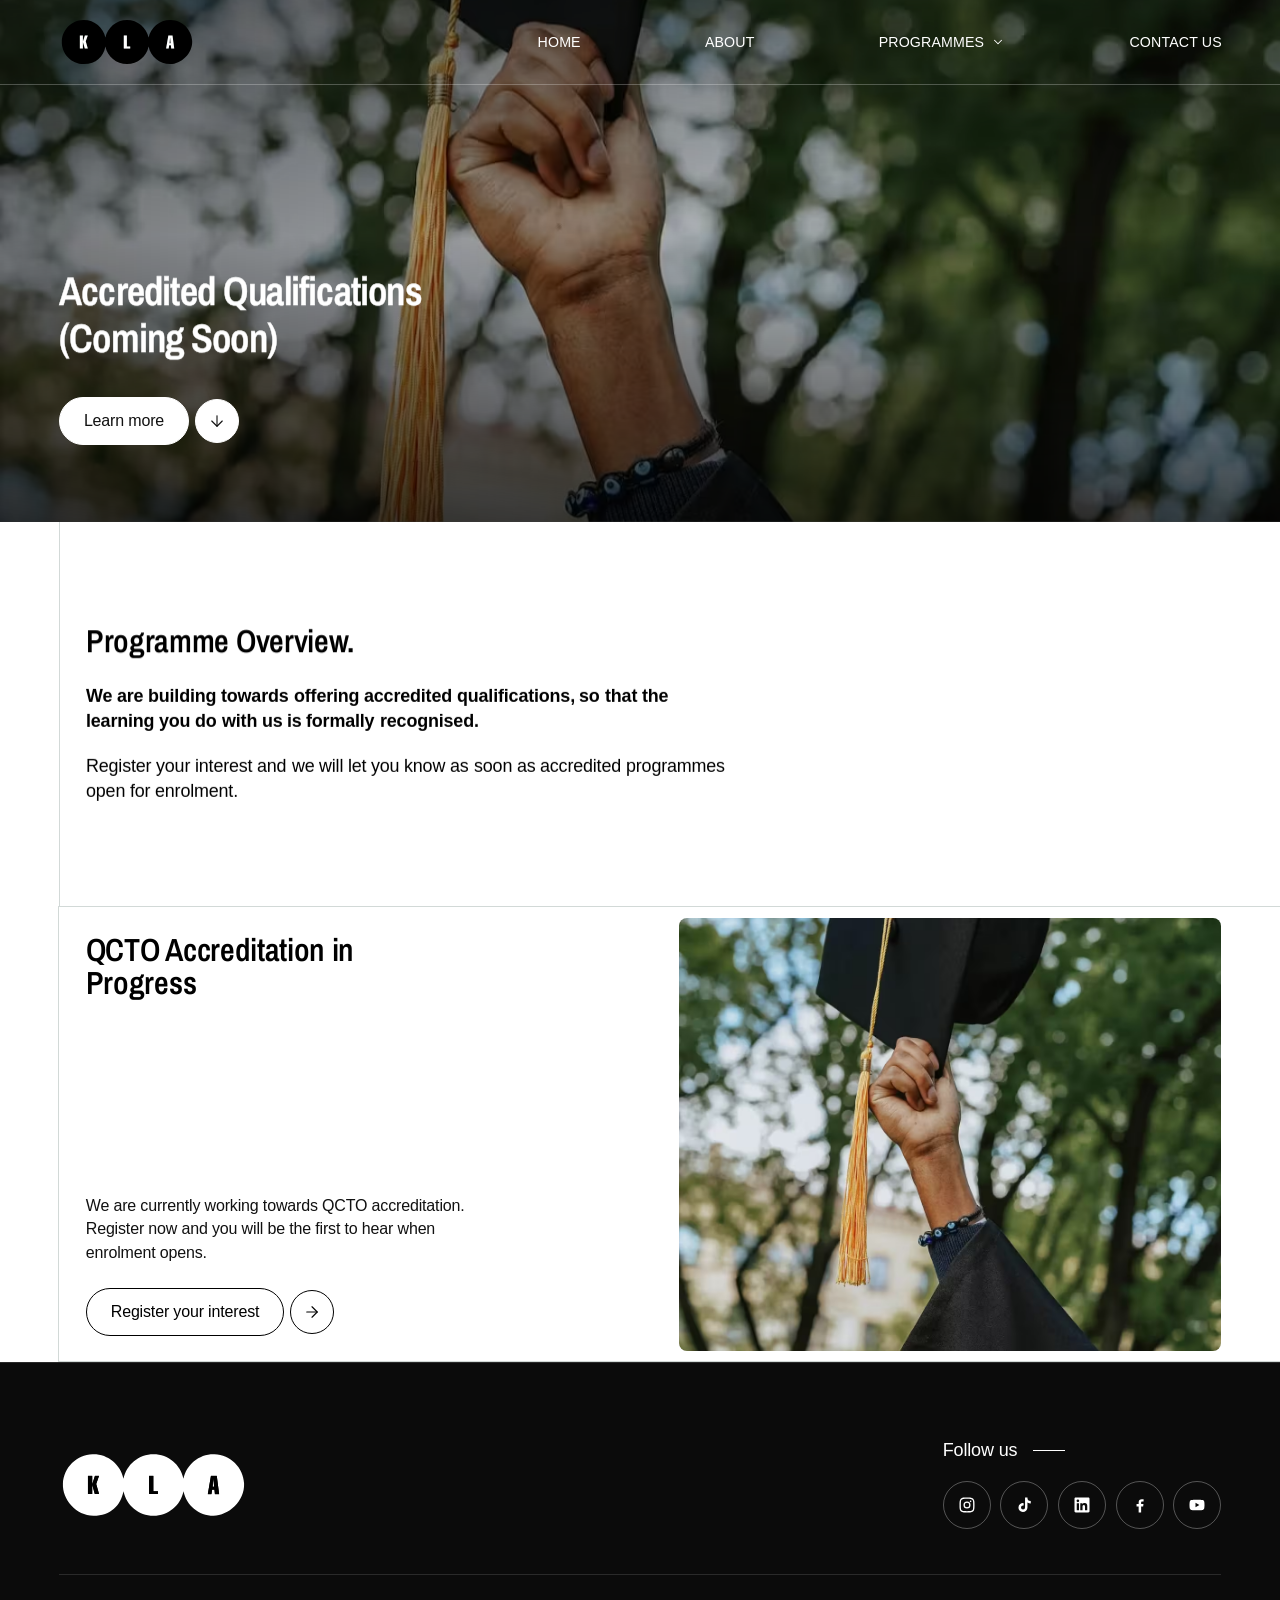
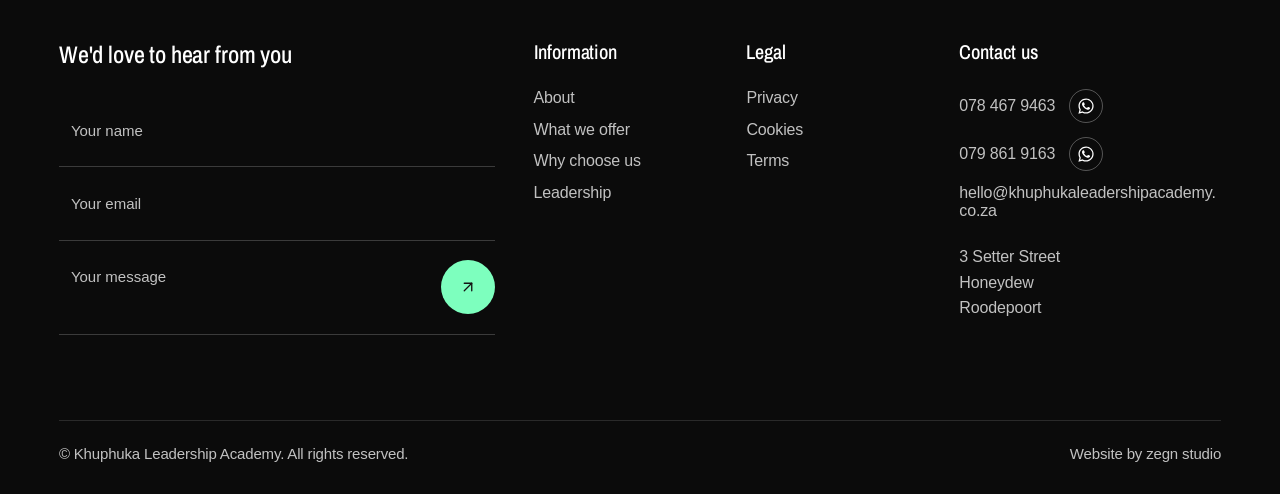
<file: programme/accredited-qualifications.html>
<!DOCTYPE html>
<html lang="en">

<head>
    <meta charset="UTF-8">
    <meta name="viewport" content="width=device-width, initial-scale=1.0">
    <meta name="description" content="We are building towards offering accredited qualifications, so that the learning you do with us is formally recognised.">
    <!-- no preloader on inner pages: mark the page as loaded straight away so
         the hero's entrance animations run -->
    <script>document.documentElement.classList.add("js", "is-loaded");</script>
    <title>Accredited Qualifications | Khuphuka Leadership Academy</title>
    <!-- fonts come from Google: open the connections now so the font
         css and the woff2 behind it don't each pay for a new handshake -->
    <link rel="preconnect" href="https://fonts.googleapis.com">
    <link rel="preconnect" href="https://fonts.gstatic.com" crossorigin>
    <!-- the hero photo is only named in CSS, so start it before the
         stylesheet has arrived -->
    <link rel="preload" as="image" href="../assets/images/accredited-q.avif" type="image/avif" fetchpriority="high">
    <link rel="stylesheet" href="../stylesheets/style.css">
    <link rel="stylesheet" href="https://fonts.googleapis.com/css2?family=Archivo+Narrow:wght@600;700&display=swap">
</head>

<body>
    <!-- a transparent bar over the hero photo, frosted once the page scrolls -->
    <header class="topbar topbar--overlay">
        <a class="brand-logo" href="../index.html" aria-label="Khuphuka Leadership Academy, home">
            <img src="../assets/icons/kla-logo-new.svg" alt="Khuphuka Leadership Academy">
        </a>

        <nav class="topbar-nav" aria-label="Primary">
            <ul class="topbar-links">
                <li><a class="topbar-link" href="../index.html">Home</a></li>
                <li><a class="topbar-link" href="../about.html">About</a></li>
                <li class="has-menu">
                    <button class="topbar-link topbar-trigger" type="button" aria-expanded="false"
                        aria-controls="programmes-menu">
                        Programmes
                        <svg xmlns="http://www.w3.org/2000/svg" width="14" height="14" viewBox="0 0 24 24" fill="none"
                            stroke="currentColor" stroke-width="1.75" stroke-linecap="round" stroke-linejoin="round"
                            aria-hidden="true">
                            <path d="m6 9 6 6 6-6" />
                        </svg>
                    </button>
                    <ul class="topbar-menu" id="programmes-menu" aria-label="Programmes">
                        <li>
                            <a href="school-leadership.html">
                                <img class="topbar-menu-thumb" src="../assets/images/Subtle-leadership-workshop-notes-on-whiteboard.avif" alt="" loading="lazy" decoding="async">
                                <span class="topbar-menu-name">School Leadership &amp; Development</span>
                                <svg class="topbar-menu-arrow" xmlns="http://www.w3.org/2000/svg" width="16" height="16" viewBox="0 0 24 24" fill="none" stroke="currentColor" stroke-width="1.75" stroke-linecap="round" stroke-linejoin="round" aria-hidden="true"><path d="m9 18 6-6-6-6" /></svg>
                            </a>
                        </li>
                        <li>
                            <a href="accredited-qualifications.html" aria-current="page">
                                <img class="topbar-menu-thumb" src="../assets/images/accredited-q.avif" alt="" loading="lazy" decoding="async">
                                <span class="topbar-menu-name">Accredited Qualifications</span>
                                <svg class="topbar-menu-arrow" xmlns="http://www.w3.org/2000/svg" width="16" height="16" viewBox="0 0 24 24" fill="none" stroke="currentColor" stroke-width="1.75" stroke-linecap="round" stroke-linejoin="round" aria-hidden="true"><path d="m9 18 6-6-6-6" /></svg>
                            </a>
                        </li>
                        <li>
                            <a href="short-courses.html">
                                <img class="topbar-menu-thumb" src="../assets/images/Working%20%26%20Meeting.avif" alt="" loading="lazy" decoding="async">
                                <span class="topbar-menu-name">Short Courses &amp; Workshops</span>
                                <svg class="topbar-menu-arrow" xmlns="http://www.w3.org/2000/svg" width="16" height="16" viewBox="0 0 24 24" fill="none" stroke="currentColor" stroke-width="1.75" stroke-linecap="round" stroke-linejoin="round" aria-hidden="true"><path d="m9 18 6-6-6-6" /></svg>
                            </a>
                        </li>
                        <li>
                            <a href="re5-preparation.html">
                                <img class="topbar-menu-thumb" src="../assets/images/rep-5.avif" alt="" loading="lazy" decoding="async">
                                <span class="topbar-menu-name">RE5 Preparation Workshops</span>
                                <svg class="topbar-menu-arrow" xmlns="http://www.w3.org/2000/svg" width="16" height="16" viewBox="0 0 24 24" fill="none" stroke="currentColor" stroke-width="1.75" stroke-linecap="round" stroke-linejoin="round" aria-hidden="true"><path d="m9 18 6-6-6-6" /></svg>
                            </a>
                        </li>
                        <li>
                            <a href="corporate-training.html">
                                <img class="topbar-menu-thumb" src="../assets/images/corporate.avif" alt="" loading="lazy" decoding="async">
                                <span class="topbar-menu-name">Corporate Training</span>
                                <svg class="topbar-menu-arrow" xmlns="http://www.w3.org/2000/svg" width="16" height="16" viewBox="0 0 24 24" fill="none" stroke="currentColor" stroke-width="1.75" stroke-linecap="round" stroke-linejoin="round" aria-hidden="true"><path d="m9 18 6-6-6-6" /></svg>
                            </a>
                        </li>
                        <li>
                            <a href="../index.html#programmes">
                                <img class="topbar-menu-thumb" src="../assets/images/youth.avif" alt="" loading="lazy" decoding="async">
                                <span class="topbar-menu-name">Youth Development Initiatives</span>
                                <svg class="topbar-menu-arrow" xmlns="http://www.w3.org/2000/svg" width="16" height="16" viewBox="0 0 24 24" fill="none" stroke="currentColor" stroke-width="1.75" stroke-linecap="round" stroke-linejoin="round" aria-hidden="true"><path d="m9 18 6-6-6-6" /></svg>
                            </a>
                        </li>
                    </ul>
                </li>
                <li><a class="topbar-link" href="#contact">Contact us</a></li>
            </ul>
        </nav>

        <button class="btn-menu-toggle topbar-toggle" type="button" aria-label="Open menu" aria-controls="site-menu"
            aria-expanded="false">
            <svg xmlns="http://www.w3.org/2000/svg" width="24" height="24" viewBox="0 0 24 24" fill="none"
                stroke="currentColor" stroke-width="1.5" stroke-linecap="round" aria-hidden="true">
                <path d="M3 9h18" />
                <path d="M3 15h18" />
            </svg>
        </button>
    </header>

    <!-- the hero: the photo across the full width, shorter than the home
         page's, with the title and button in white over it -->
    <section class="hero-split hero-split--cover hero-split--programme" aria-label="Accredited Qualifications (Coming Soon)">
        <div class="hero-panel">
            <h1 data-text-reveal="70">Accredited Qualifications (Coming Soon)</h1>
            <a class="hero-link btn-pill btn-pill--light" href="#introduction">
                <span class="btn-pill-label">Learn more</span>
                <span class="btn-pill-icon" aria-hidden="true">
                    <svg xmlns="http://www.w3.org/2000/svg" width="18" height="18" viewBox="0 0 24 24" fill="none"
                        stroke="currentColor" stroke-width="1.5" stroke-linecap="round" stroke-linejoin="round">
                        <path d="M12 5v14" />
                        <path d="m19 12-7 7-7-7" />
                    </svg>
                </span>
            </a>
        </div>
        <div class="hero-visual" aria-hidden="true">
            <!-- a layer rather than an <img>, so hero-parallax.js can drift it -->
            <div class="hero-bg" style="background-image: url('../assets/images/accredited-q.avif')"></div>
        </div>
    </section>

    <main>
        <!-- one rule down the left of the intro and every camp; each camp
             is a row: the title top left, the copy and button bottom left,
             the photo on the right -->
        <div class="programme-body">
            <section class="programme-intro" id="introduction" aria-labelledby="introduction-title">
                <h2 class="programme-intro-title" id="introduction-title" data-text-reveal="70">Programme Overview.</h2>
                <p class="programme-lead" data-text-reveal="16">We are building towards offering accredited qualifications, so that the learning you do with us is formally recognised.</p>
                <p data-text-reveal="16">Register your interest and we will let you know as soon as accredited programmes open for enrolment.</p>
            </section>

            <article class="camp" id="qcto" aria-labelledby="qcto-title">
                <div class="camp-copy">
                    <h2 class="camp-title" id="qcto-title">QCTO Accreditation in Progress</h2>
                    <div class="camp-foot">
                        <p class="camp-text">We are currently working towards QCTO accreditation. Register now and you will be the first to hear when enrolment opens.</p>
                        <a class="btn-pill" href="#contact">
                            <span class="btn-pill-label">Register your interest</span>
                            <span class="btn-pill-icon" aria-hidden="true">
                                <svg xmlns="http://www.w3.org/2000/svg" width="18" height="18" viewBox="0 0 24 24" fill="none"
                                    stroke="currentColor" stroke-width="1.5" stroke-linecap="round" stroke-linejoin="round">
                                    <path d="M5 12h14" />
                                    <path d="m12 5 7 7-7 7" />
                                </svg>
                            </span>
                        </a>
                    </div>
                </div>
                <div class="camp-media">
                    <img src="../assets/images/accredited-q.avif" alt="" loading="lazy" decoding="async">
                </div>
            </article>
        </div>
    </main>

    <!-- the footer: the logo large across the top with the socials beside
         it, then the contact form and the link columns, then the small print -->
    <footer class="site-footer">
        <div class="footer-inner">
            <div class="footer-top">
                <a class="footer-logo" href="../index.html">
                    <img src="../assets/icons/kla-logo-new-white.svg" alt="Khuphuka Leadership Academy, home"
                        width="400" height="135" loading="lazy" decoding="async">
                </a>
                <div class="footer-follow">
                    <p class="footer-follow-label">Follow us</p>
                    <ul class="footer-socials" aria-label="Social media">
                        <li><a href="#" aria-label="Instagram" rel="noopener"><svg xmlns="http://www.w3.org/2000/svg" width="18" height="18" viewBox="0 0 24 24" fill="currentColor" aria-hidden="true"><path d="M12 7.3a4.7 4.7 0 1 0 0 9.4 4.7 4.7 0 0 0 0-9.4zm0 7.7a3 3 0 1 1 0-6 3 3 0 0 1 0 6zm5.9-7.9a1.1 1.1 0 1 1-2.2 0 1.1 1.1 0 0 1 2.2 0zM12 2c-2.7 0-3.1 0-4.1.1-1.1 0-1.8.2-2.4.5-.7.2-1.2.6-1.8 1.1C3.2 4.3 2.8 4.8 2.6 5.5c-.3.6-.4 1.3-.5 2.4C2 8.9 2 9.3 2 12s0 3.1.1 4.1c0 1.1.2 1.8.5 2.4.2.7.6 1.2 1.1 1.8.6.5 1.1.9 1.8 1.1.6.3 1.3.4 2.4.5 1 .1 1.4.1 4.1.1s3.1 0 4.1-.1c1.1 0 1.8-.2 2.4-.5.7-.2 1.2-.6 1.8-1.1.5-.6.9-1.1 1.1-1.8.3-.6.4-1.3.5-2.4.1-1 .1-1.4.1-4.1s0-3.1-.1-4.1c0-1.1-.2-1.8-.5-2.4-.2-.7-.6-1.2-1.1-1.8-.6-.5-1.1-.9-1.8-1.1-.6-.3-1.3-.4-2.4-.5C15.1 2 14.7 2 12 2zm0 1.8c2.7 0 3 0 4 .1 1 0 1.5.2 1.9.3.5.2.8.4 1.1.8.4.3.6.6.8 1.1.1.4.3.9.3 1.9.1 1 .1 1.3.1 4s0 3-.1 4c0 1-.2 1.5-.3 1.9-.2.5-.4.8-.8 1.1-.3.4-.6.6-1.1.8-.4.1-.9.3-1.9.3-1 .1-1.3.1-4 .1s-3 0-4-.1c-1 0-1.5-.2-1.9-.3-.5-.2-.8-.4-1.1-.8-.4-.3-.6-.6-.8-1.1-.1-.4-.3-.9-.3-1.9-.1-1-.1-1.3-.1-4s0-3 .1-4c0-1 .2-1.5.3-1.9.2-.5.4-.8.8-1.1.3-.4.6-.6 1.1-.8.4-.1.9-.3 1.9-.3 1-.1 1.3-.1 4-.1z" /></svg></a></li>
                        <li><a href="#" aria-label="TikTok" rel="noopener"><svg xmlns="http://www.w3.org/2000/svg" width="18" height="18" viewBox="0 0 24 24" fill="currentColor" aria-hidden="true"><path d="M16.6 2h-3.2v13.4a2.7 2.7 0 1 1-2.7-2.7c.3 0 .5 0 .8.1V9.5a6 6 0 1 0 5.1 5.9V8.6a7.6 7.6 0 0 0 4.4 1.4V6.8A4.5 4.5 0 0 1 16.6 2z" /></svg></a></li>
                        <li><a href="#" aria-label="LinkedIn" rel="noopener"><svg xmlns="http://www.w3.org/2000/svg" width="18" height="18" viewBox="0 0 24 24" fill="currentColor" aria-hidden="true"><path d="M20.4 2H3.6C2.7 2 2 2.7 2 3.6v16.8c0 .9.7 1.6 1.6 1.6h16.8c.9 0 1.6-.7 1.6-1.6V3.6c0-.9-.7-1.6-1.6-1.6zM8 19H5V9.5h3V19zM6.5 8.2a1.7 1.7 0 1 1 0-3.5 1.7 1.7 0 0 1 0 3.5zM19 19h-3v-4.6c0-1.1 0-2.5-1.5-2.5s-1.8 1.2-1.8 2.4V19h-3V9.5h2.9v1.3h.1c.4-.8 1.4-1.5 2.8-1.5 3 0 3.5 2 3.5 4.5V19z" /></svg></a></li>
                        <li><a href="#" aria-label="Facebook" rel="noopener"><svg xmlns="http://www.w3.org/2000/svg" width="18" height="18" viewBox="0 0 24 24" fill="currentColor" aria-hidden="true"><path d="M13.5 22v-8h2.7l.4-3.2h-3.1V8.8c0-.9.3-1.6 1.6-1.6h1.7V4.4c-.3 0-1.3-.1-2.5-.1-2.5 0-4.1 1.5-4.1 4.2v2.3H7.4V14h2.8v8h3.3z" /></svg></a></li>
                        <li><a href="#" aria-label="YouTube" rel="noopener"><svg xmlns="http://www.w3.org/2000/svg" width="18" height="18" viewBox="0 0 24 24" fill="currentColor" aria-hidden="true"><path d="M21.6 7.2c-.2-.9-.9-1.6-1.8-1.8C18.2 5 12 5 12 5s-6.2 0-7.8.4c-.9.2-1.6.9-1.8 1.8C2 8.8 2 12 2 12s0 3.2.4 4.8c.2.9.9 1.6 1.8 1.8C5.8 19 12 19 12 19s6.2 0 7.8-.4c.9-.2 1.6-.9 1.8-1.8.4-1.6.4-4.8.4-4.8s0-3.2-.4-4.8zM10 15V9l5.2 3L10 15z" /></svg></a></li>
                    </ul>
                </div>
            </div>

            <div class="footer-main">
                <!-- api/contact.php emails each enquiry to the academy and keeps a copy -->
                <form class="footer-form" id="contact" action="../api/contact.php" method="POST">
                    <!-- left empty by people; bots that fill it are treated as spam -->
                    <p class="footer-hp" aria-hidden="true">
                        <label>Leave this empty <input type="text" name="honeypot" tabindex="-1" autocomplete="off"></label>
                    </p>
                    <h3 class="footer-form-title">We'd love to hear from you</h3>
                    <p class="footer-field">
                        <label for="footer-name" class="sr-only">Your name</label>
                        <input id="footer-name" name="name" type="text" placeholder="Your name"
                            autocomplete="name" required>
                    </p>
                    <p class="footer-field">
                        <label for="footer-email" class="sr-only">Your email</label>
                        <input id="footer-email" name="email" type="email" placeholder="Your email"
                            autocomplete="email" required>
                    </p>
                    <p class="footer-field footer-field--message">
                        <label for="footer-message" class="sr-only">Your message</label>
                        <textarea id="footer-message" name="message" rows="2" placeholder="Your message"
                            required></textarea>
                        <button class="footer-submit" type="submit" aria-label="Send message">
                            <svg xmlns="http://www.w3.org/2000/svg" width="18" height="18" viewBox="0 0 24 24" fill="none" stroke="currentColor" stroke-width="1.75" stroke-linecap="round" stroke-linejoin="round" aria-hidden="true"><path d="M7 17 17 7" /><path d="M7 7h10v10" /></svg>
                        </button>
                    </p>
                    <p class="footer-form-status" role="status" aria-live="polite"></p>
                </form>

                <nav class="footer-col" aria-label="Information">
                    <h3 class="footer-heading">Information</h3>
                    <ul>
                        <li><a href="../about.html">About</a></li>
                        <li><a href="../index.html#programmes">What we offer</a></li>
                        <li><a href="../index.html#why-choose">Why choose us</a></li>
                        <li><a href="../index.html#leadership">Leadership</a></li>
                    </ul>
                </nav>

                <nav class="footer-col" aria-label="Legal">
                    <h3 class="footer-heading">Legal</h3>
                    <ul>
                        <li><a href="#">Privacy</a></li>
                        <li><a href="#">Cookies</a></li>
                        <li><a href="#">Terms</a></li>
                    </ul>
                </nav>

                <div class="footer-col footer-contact">
                    <h3 class="footer-heading">Contact us</h3>
                    <ul>
                        <li class="footer-phone">
                            <a href="tel:+27784679463">078 467 9463</a>
                            <span class="footer-phone-actions">
                                <a class="footer-icon-btn" href="https://wa.me/27784679463" target="_blank" rel="noopener"
                                    aria-label="WhatsApp 078 467 9463"><svg xmlns="http://www.w3.org/2000/svg" width="16" height="16" viewBox="0 0 24 24" fill="currentColor" aria-hidden="true"><path d="M17.47 14.38c-.3-.15-1.76-.87-2.03-.97-.27-.1-.47-.15-.67.15-.2.3-.77.97-.94 1.17-.17.2-.35.22-.64.07-.3-.15-1.26-.46-2.39-1.48-.88-.79-1.48-1.76-1.65-2.06-.17-.3-.02-.46.13-.6.13-.13.3-.35.45-.52.15-.17.2-.3.3-.5.1-.2.05-.37-.02-.52-.08-.15-.67-1.62-.92-2.22-.24-.58-.49-.5-.67-.51h-.57c-.2 0-.52.07-.79.37-.27.3-1.04 1.02-1.04 2.48s1.07 2.88 1.21 3.08c.15.2 2.1 3.2 5.08 4.49.71.31 1.26.49 1.69.63.71.23 1.36.2 1.87.12.57-.09 1.76-.72 2.01-1.41.25-.7.25-1.29.17-1.41-.07-.13-.27-.2-.57-.35zM12.05 21.5h-.01a9.4 9.4 0 0 1-4.8-1.31l-.34-.2-3.57.94.95-3.48-.22-.36a9.41 9.41 0 0 1-1.44-5.02c0-5.2 4.23-9.43 9.44-9.43 2.52 0 4.89.98 6.67 2.77a9.37 9.37 0 0 1 2.76 6.67c0 5.2-4.23 9.43-9.44 9.43zm8.03-17.46A11.32 11.32 0 0 0 12.05.72C5.79.72.7 5.81.7 12.07c0 2 .52 3.95 1.52 5.67L.6 23.62l6.02-1.58a11.33 11.33 0 0 0 5.42 1.38h.01c6.26 0 11.35-5.09 11.35-11.35 0-3.03-1.18-5.88-3.32-8.03z" /></svg></a>
                            </span>
                        </li>
                        <li class="footer-phone">
                            <a href="tel:+27798619163">079 861 9163</a>
                            <span class="footer-phone-actions">
                                <a class="footer-icon-btn" href="https://wa.me/27798619163" target="_blank" rel="noopener"
                                    aria-label="WhatsApp 079 861 9163"><svg xmlns="http://www.w3.org/2000/svg" width="16" height="16" viewBox="0 0 24 24" fill="currentColor" aria-hidden="true"><path d="M17.47 14.38c-.3-.15-1.76-.87-2.03-.97-.27-.1-.47-.15-.67.15-.2.3-.77.97-.94 1.17-.17.2-.35.22-.64.07-.3-.15-1.26-.46-2.39-1.48-.88-.79-1.48-1.76-1.65-2.06-.17-.3-.02-.46.13-.6.13-.13.3-.35.45-.52.15-.17.2-.3.3-.5.1-.2.05-.37-.02-.52-.08-.15-.67-1.62-.92-2.22-.24-.58-.49-.5-.67-.51h-.57c-.2 0-.52.07-.79.37-.27.3-1.04 1.02-1.04 2.48s1.07 2.88 1.21 3.08c.15.2 2.1 3.2 5.08 4.49.71.31 1.26.49 1.69.63.71.23 1.36.2 1.87.12.57-.09 1.76-.72 2.01-1.41.25-.7.25-1.29.17-1.41-.07-.13-.27-.2-.57-.35zM12.05 21.5h-.01a9.4 9.4 0 0 1-4.8-1.31l-.34-.2-3.57.94.95-3.48-.22-.36a9.41 9.41 0 0 1-1.44-5.02c0-5.2 4.23-9.43 9.44-9.43 2.52 0 4.89.98 6.67 2.77a9.37 9.37 0 0 1 2.76 6.67c0 5.2-4.23 9.43-9.44 9.43zm8.03-17.46A11.32 11.32 0 0 0 12.05.72C5.79.72.7 5.81.7 12.07c0 2 .52 3.95 1.52 5.67L.6 23.62l6.02-1.58a11.33 11.33 0 0 0 5.42 1.38h.01c6.26 0 11.35-5.09 11.35-11.35 0-3.03-1.18-5.88-3.32-8.03z" /></svg></a>
                            </span>
                        </li>
                        <li><a href="mailto:hello@khuphukaleadershipacademy.co.za">hello@khuphukaleadershipacademy.co.za</a></li>
                    </ul>
                    <address class="footer-address">3 Setter Street<br>Honeydew<br>Roodepoort</address>
                </div>
            </div>

            <div class="footer-bottom">
                <p class="footer-copy">&copy; Khuphuka Leadership Academy. All rights reserved.</p>
                <p class="footer-credit">Website by zegn studio</p>
            </div>
        </div>
    </footer>
    <div class="menu-overlay" id="site-menu" aria-hidden="true" inert>
        <div class="menu-panel" role="dialog" aria-modal="true" aria-label="Site menu" data-lenis-prevent>
            <!-- the same row as the top bar, so the drawer reads as the bar opened up -->
            <div class="menu-top">
                <a class="menu-brand" href="../index.html" aria-label="Khuphuka Leadership Academy, home">
                    <img src="../assets/icons/kla-logo-new.svg" alt="Khuphuka Leadership Academy">
                </a>
                <button class="btn-menu-close" type="button" aria-label="Close menu">
                    <svg xmlns="http://www.w3.org/2000/svg" width="20" height="20" viewBox="0 0 24 24" fill="none"
                        stroke="currentColor" stroke-width="1.5" stroke-linecap="round" stroke-linejoin="round"
                        aria-hidden="true">
                        <path d="M18 6 6 18" />
                        <path d="m6 6 12 12" />
                    </svg>
                </button>
            </div>

            <nav class="menu-nav" aria-label="Main menu">
                <ul class="menu-list">
                    <li class="menu-item" style="--i: 0">
                        <a class="menu-link" href="../index.html">
                            <span class="menu-label">Home</span>
                            <svg class="menu-arrow" xmlns="http://www.w3.org/2000/svg" viewBox="0 0 24 24" fill="none"
                                stroke="currentColor" stroke-width="1.5" stroke-linecap="round" stroke-linejoin="round"
                                aria-hidden="true">
                                <path d="M5 12h14" />
                                <path d="m12 5 7 7-7 7" />
                            </svg>
                        </a>
                    </li>

                    <li class="menu-item" style="--i: 1">
                        <a class="menu-link" href="../about.html">
                            <span class="menu-label">About</span>
                            <svg class="menu-arrow" xmlns="http://www.w3.org/2000/svg" viewBox="0 0 24 24" fill="none"
                                stroke="currentColor" stroke-width="1.5" stroke-linecap="round" stroke-linejoin="round"
                                aria-hidden="true">
                                <path d="M5 12h14" />
                                <path d="m12 5 7 7-7 7" />
                            </svg>
                        </a>
                    </li>

                    <!-- the programmes fold out under their own row -->
                    <li class="menu-item menu-group" style="--i: 2">
                        <button class="menu-link menu-group-toggle" type="button" aria-expanded="false"
                            aria-controls="menu-programmes">
                            <span class="menu-label">Programmes</span>
                            <svg class="menu-chevron" xmlns="http://www.w3.org/2000/svg" viewBox="0 0 24 24" fill="none"
                                stroke="currentColor" stroke-width="1.5" stroke-linecap="round" stroke-linejoin="round"
                                aria-hidden="true">
                                <path d="m6 9 6 6 6-6" />
                            </svg>
                        </button>
                        <div class="menu-sub" id="menu-programmes">
                            <ul class="menu-sublist">
                                <li><a class="menu-sublink" href="school-leadership.html">School Leadership
                                        &amp; Development</a></li>
                                <li><a class="menu-sublink" href="accredited-qualifications.html" aria-current="page">Accredited
                                        Qualifications</a></li>
                                <li><a class="menu-sublink" href="short-courses.html">Short Courses &amp;
                                        Workshops</a></li>
                                <li><a class="menu-sublink" href="re5-preparation.html">RE5 Preparation
                                        Workshops</a></li>
                                <li><a class="menu-sublink" href="corporate-training.html">Corporate
                                        Training</a></li>
                                <li><a class="menu-sublink" href="../index.html#programmes">Youth Development
                                        Initiatives</a></li>
                            </ul>
                        </div>
                    </li>

                    <li class="menu-item" style="--i: 3">
                        <a class="menu-link" href="#contact">
                            <span class="menu-label">Contact us</span>
                            <svg class="menu-arrow" xmlns="http://www.w3.org/2000/svg" viewBox="0 0 24 24" fill="none"
                                stroke="currentColor" stroke-width="1.5" stroke-linecap="round" stroke-linejoin="round"
                                aria-hidden="true">
                                <path d="M5 12h14" />
                                <path d="m12 5 7 7-7 7" />
                            </svg>
                        </a>
                    </li>
                </ul>
            </nav>
        </div>
    </div>

    <script src="../scripts/vendor/lenis.min.js" defer></script>
    <script src="../scripts/smooth-scroll.js" defer></script>
    <script src="../scripts/hero-parallax.js" defer></script>
    <script src="../scripts/text-reveal.js" defer></script>
    <script src="../scripts/menu.js" defer></script>
    <script src="../scripts/topbar.js" defer></script>
    <script src="../scripts/contact-form.js" defer></script>
</body>

</html>
</file>
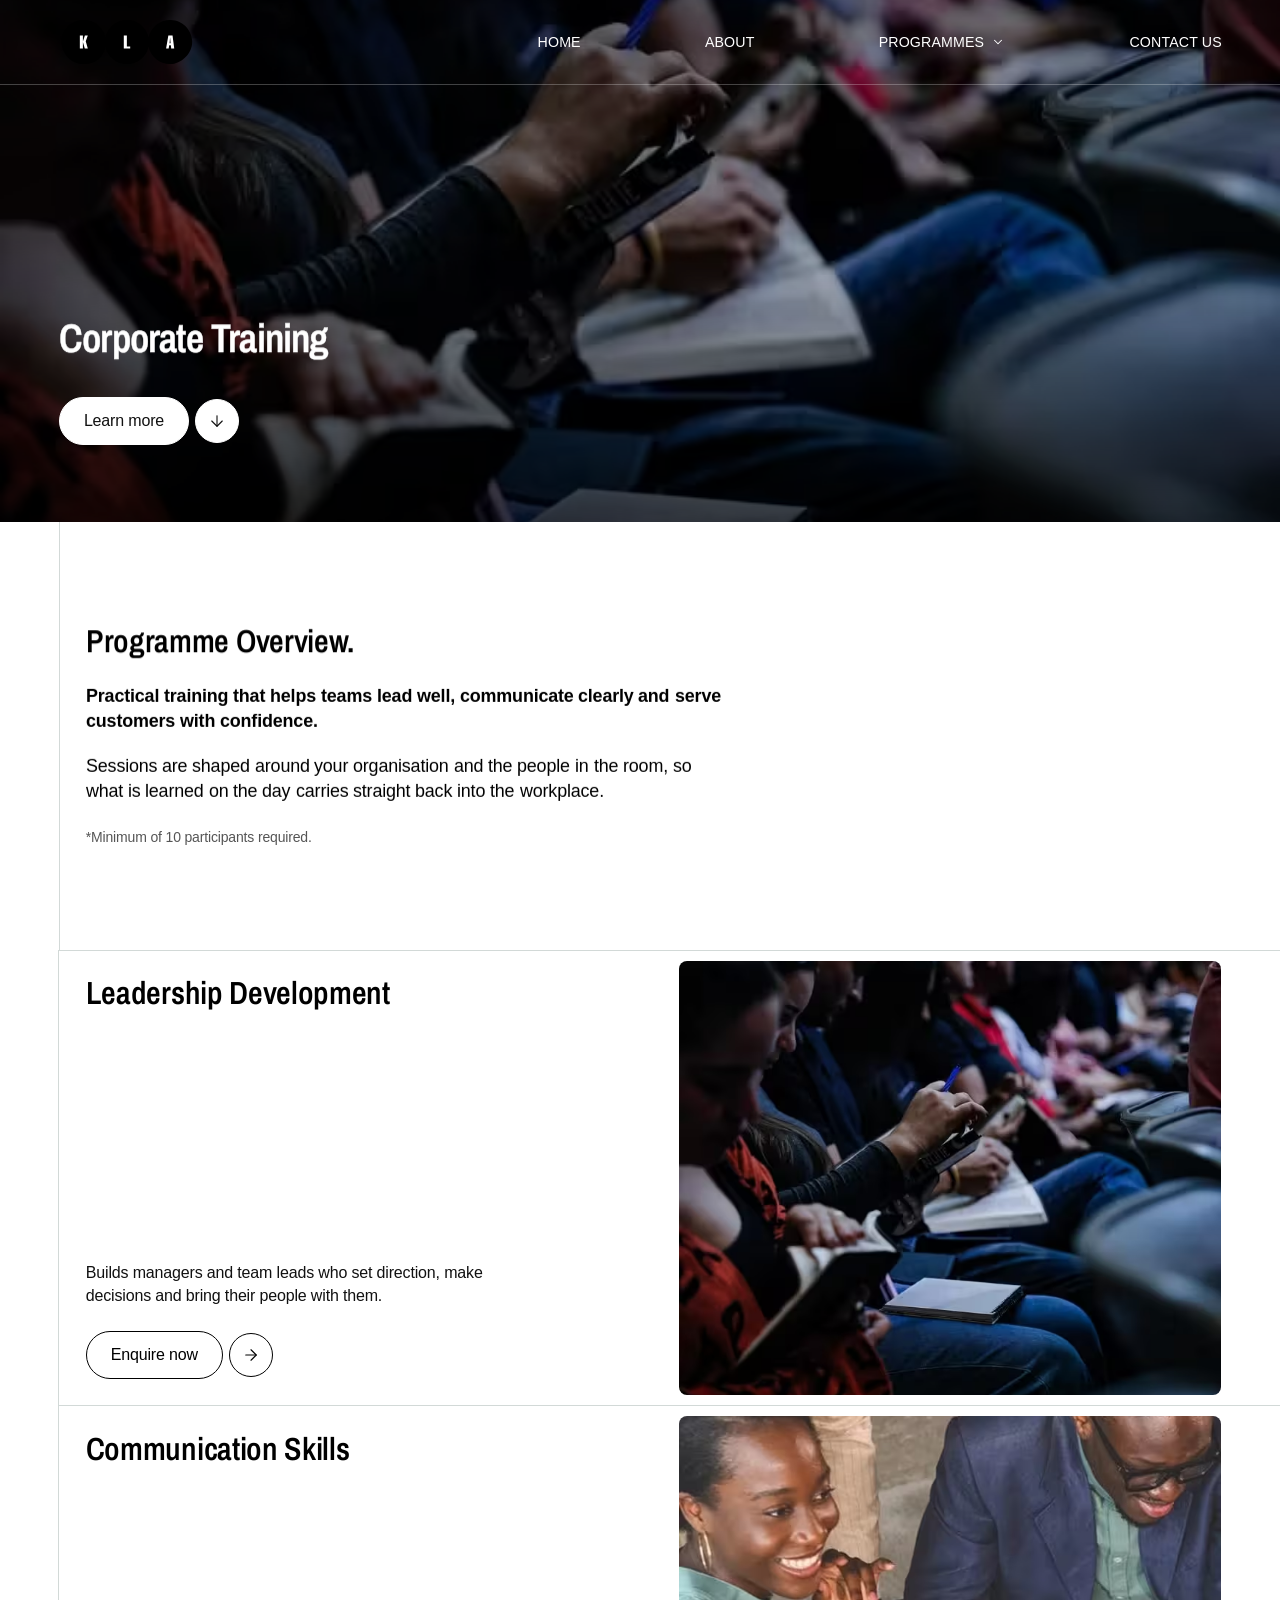
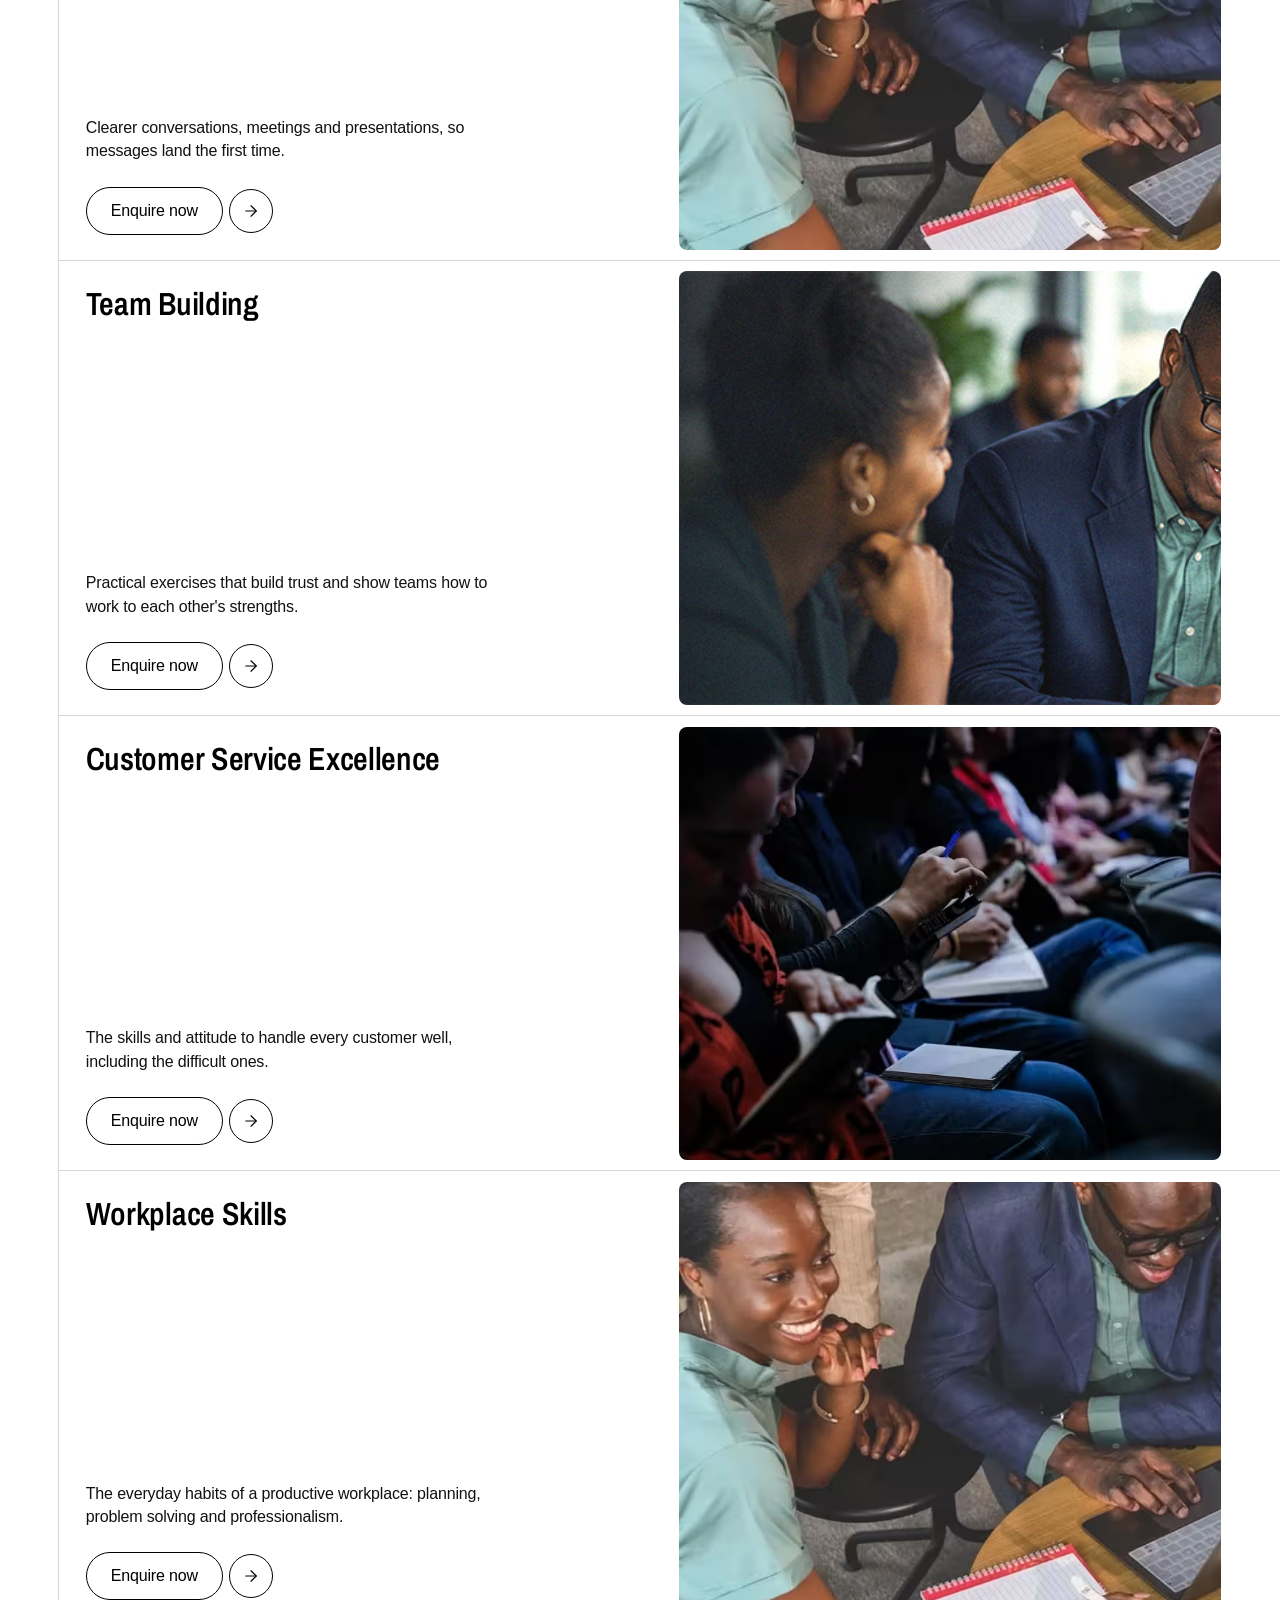
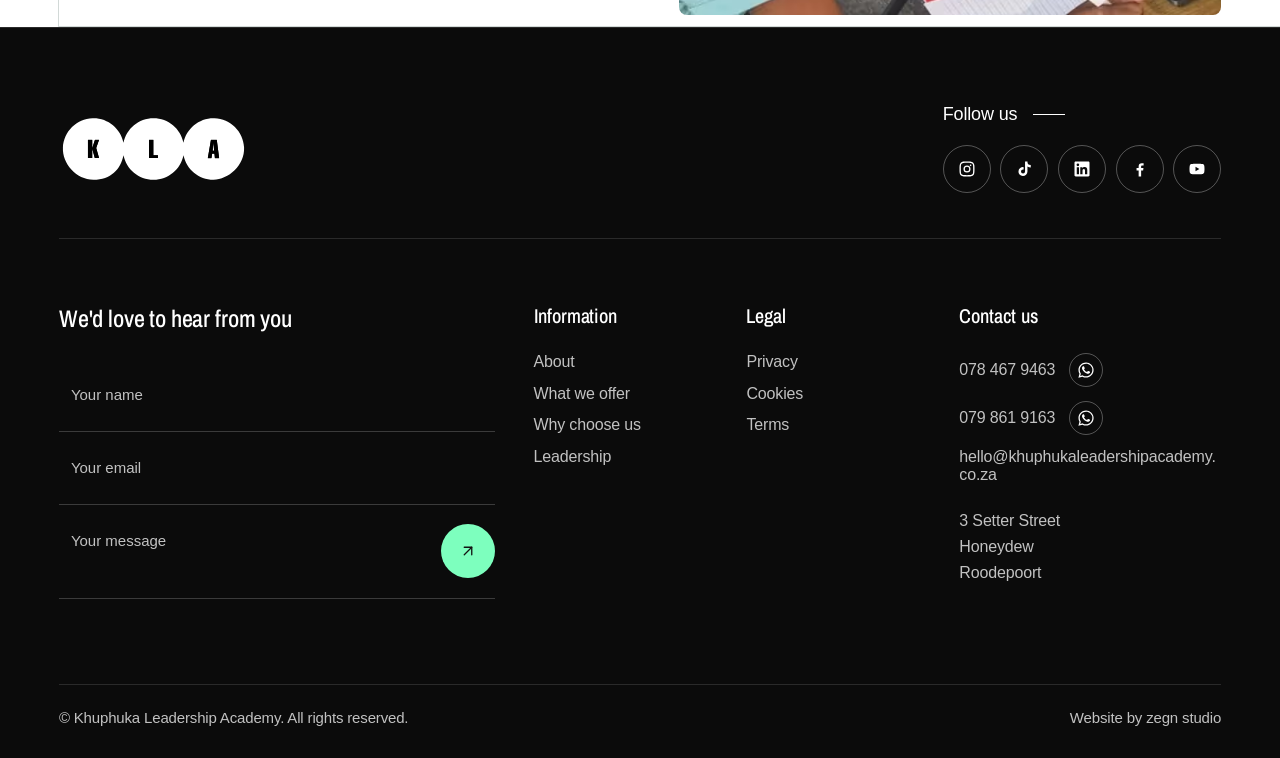
<file: programme/corporate-training.html>
<!DOCTYPE html>
<html lang="en">

<head>
    <meta charset="UTF-8">
    <meta name="viewport" content="width=device-width, initial-scale=1.0">
    <meta name="description" content="Practical training that helps teams lead well, communicate clearly and serve customers with confidence.">
    <!-- no preloader on inner pages: mark the page as loaded straight away so
         the hero's entrance animations run -->
    <script>document.documentElement.classList.add("js", "is-loaded");</script>
    <title>Corporate Training | Khuphuka Leadership Academy</title>
    <!-- fonts come from Google: open the connections now so the font
         css and the woff2 behind it don't each pay for a new handshake -->
    <link rel="preconnect" href="https://fonts.googleapis.com">
    <link rel="preconnect" href="https://fonts.gstatic.com" crossorigin>
    <!-- the hero photo is only named in CSS, so start it before the
         stylesheet has arrived -->
    <link rel="preload" as="image" href="../assets/images/corporate.avif" type="image/avif" fetchpriority="high">
    <link rel="stylesheet" href="../stylesheets/style.css">
    <link rel="stylesheet" href="https://fonts.googleapis.com/css2?family=Archivo+Narrow:wght@600;700&display=swap">
</head>

<body>
    <!-- a transparent bar over the hero photo, frosted once the page scrolls -->
    <header class="topbar topbar--overlay">
        <a class="brand-logo" href="../index.html" aria-label="Khuphuka Leadership Academy, home">
            <img src="../assets/icons/kla-logo-new.svg" alt="Khuphuka Leadership Academy">
        </a>

        <nav class="topbar-nav" aria-label="Primary">
            <ul class="topbar-links">
                <li><a class="topbar-link" href="../index.html">Home</a></li>
                <li><a class="topbar-link" href="../about.html">About</a></li>
                <li class="has-menu">
                    <button class="topbar-link topbar-trigger" type="button" aria-expanded="false"
                        aria-controls="programmes-menu">
                        Programmes
                        <svg xmlns="http://www.w3.org/2000/svg" width="14" height="14" viewBox="0 0 24 24" fill="none"
                            stroke="currentColor" stroke-width="1.75" stroke-linecap="round" stroke-linejoin="round"
                            aria-hidden="true">
                            <path d="m6 9 6 6 6-6" />
                        </svg>
                    </button>
                    <ul class="topbar-menu" id="programmes-menu" aria-label="Programmes">
                        <li>
                            <a href="school-leadership.html">
                                <img class="topbar-menu-thumb" src="../assets/images/Subtle-leadership-workshop-notes-on-whiteboard.avif" alt="" loading="lazy" decoding="async">
                                <span class="topbar-menu-name">School Leadership &amp; Development</span>
                                <svg class="topbar-menu-arrow" xmlns="http://www.w3.org/2000/svg" width="16" height="16" viewBox="0 0 24 24" fill="none" stroke="currentColor" stroke-width="1.75" stroke-linecap="round" stroke-linejoin="round" aria-hidden="true"><path d="m9 18 6-6-6-6" /></svg>
                            </a>
                        </li>
                        <li>
                            <a href="accredited-qualifications.html">
                                <img class="topbar-menu-thumb" src="../assets/images/accredited-q.avif" alt="" loading="lazy" decoding="async">
                                <span class="topbar-menu-name">Accredited Qualifications</span>
                                <svg class="topbar-menu-arrow" xmlns="http://www.w3.org/2000/svg" width="16" height="16" viewBox="0 0 24 24" fill="none" stroke="currentColor" stroke-width="1.75" stroke-linecap="round" stroke-linejoin="round" aria-hidden="true"><path d="m9 18 6-6-6-6" /></svg>
                            </a>
                        </li>
                        <li>
                            <a href="short-courses.html">
                                <img class="topbar-menu-thumb" src="../assets/images/Working%20%26%20Meeting.avif" alt="" loading="lazy" decoding="async">
                                <span class="topbar-menu-name">Short Courses &amp; Workshops</span>
                                <svg class="topbar-menu-arrow" xmlns="http://www.w3.org/2000/svg" width="16" height="16" viewBox="0 0 24 24" fill="none" stroke="currentColor" stroke-width="1.75" stroke-linecap="round" stroke-linejoin="round" aria-hidden="true"><path d="m9 18 6-6-6-6" /></svg>
                            </a>
                        </li>
                        <li>
                            <a href="re5-preparation.html">
                                <img class="topbar-menu-thumb" src="../assets/images/rep-5.avif" alt="" loading="lazy" decoding="async">
                                <span class="topbar-menu-name">RE5 Preparation Workshops</span>
                                <svg class="topbar-menu-arrow" xmlns="http://www.w3.org/2000/svg" width="16" height="16" viewBox="0 0 24 24" fill="none" stroke="currentColor" stroke-width="1.75" stroke-linecap="round" stroke-linejoin="round" aria-hidden="true"><path d="m9 18 6-6-6-6" /></svg>
                            </a>
                        </li>
                        <li>
                            <a href="corporate-training.html" aria-current="page">
                                <img class="topbar-menu-thumb" src="../assets/images/corporate.avif" alt="" loading="lazy" decoding="async">
                                <span class="topbar-menu-name">Corporate Training</span>
                                <svg class="topbar-menu-arrow" xmlns="http://www.w3.org/2000/svg" width="16" height="16" viewBox="0 0 24 24" fill="none" stroke="currentColor" stroke-width="1.75" stroke-linecap="round" stroke-linejoin="round" aria-hidden="true"><path d="m9 18 6-6-6-6" /></svg>
                            </a>
                        </li>
                        <li>
                            <a href="../index.html#programmes">
                                <img class="topbar-menu-thumb" src="../assets/images/youth.avif" alt="" loading="lazy" decoding="async">
                                <span class="topbar-menu-name">Youth Development Initiatives</span>
                                <svg class="topbar-menu-arrow" xmlns="http://www.w3.org/2000/svg" width="16" height="16" viewBox="0 0 24 24" fill="none" stroke="currentColor" stroke-width="1.75" stroke-linecap="round" stroke-linejoin="round" aria-hidden="true"><path d="m9 18 6-6-6-6" /></svg>
                            </a>
                        </li>
                    </ul>
                </li>
                <li><a class="topbar-link" href="#contact">Contact us</a></li>
            </ul>
        </nav>

        <button class="btn-menu-toggle topbar-toggle" type="button" aria-label="Open menu" aria-controls="site-menu"
            aria-expanded="false">
            <svg xmlns="http://www.w3.org/2000/svg" width="24" height="24" viewBox="0 0 24 24" fill="none"
                stroke="currentColor" stroke-width="1.5" stroke-linecap="round" aria-hidden="true">
                <path d="M3 9h18" />
                <path d="M3 15h18" />
            </svg>
        </button>
    </header>

    <!-- the hero: the photo across the full width, shorter than the home
         page's, with the title and button in white over it -->
    <section class="hero-split hero-split--cover hero-split--programme" aria-label="Corporate Training">
        <div class="hero-panel">
            <h1 data-text-reveal="70">Corporate Training</h1>
            <a class="hero-link btn-pill btn-pill--light" href="#introduction">
                <span class="btn-pill-label">Learn more</span>
                <span class="btn-pill-icon" aria-hidden="true">
                    <svg xmlns="http://www.w3.org/2000/svg" width="18" height="18" viewBox="0 0 24 24" fill="none"
                        stroke="currentColor" stroke-width="1.5" stroke-linecap="round" stroke-linejoin="round">
                        <path d="M12 5v14" />
                        <path d="m19 12-7 7-7-7" />
                    </svg>
                </span>
            </a>
        </div>
        <div class="hero-visual" aria-hidden="true">
            <!-- a layer rather than an <img>, so hero-parallax.js can drift it -->
            <div class="hero-bg" style="background-image: url('../assets/images/corporate.avif')"></div>
        </div>
    </section>

    <main>
        <!-- one rule down the left of the intro and every camp; each camp
             is a row: the title top left, the copy and button bottom left,
             the photo on the right -->
        <div class="programme-body">
            <section class="programme-intro" id="introduction" aria-labelledby="introduction-title">
                <h2 class="programme-intro-title" id="introduction-title" data-text-reveal="70">Programme Overview.</h2>
                <p class="programme-lead" data-text-reveal="16">Practical training that helps teams lead well, communicate clearly and serve customers with confidence.</p>
                <p data-text-reveal="16">Sessions are shaped around your organisation and the people in the room, so what is learned on the day carries straight back into the workplace.</p>
                <p class="programme-intro-note">*Minimum of 10 participants required.</p>
            </section>

            <article class="camp" id="leadership" aria-labelledby="leadership-title">
                <div class="camp-copy">
                    <h2 class="camp-title" id="leadership-title">Leadership Development</h2>
                    <div class="camp-foot">
                        <p class="camp-text">Builds managers and team leads who set direction, make decisions and bring their people with them.</p>
                        <a class="btn-pill" href="#contact">
                            <span class="btn-pill-label">Enquire now</span>
                            <span class="btn-pill-icon" aria-hidden="true">
                                <svg xmlns="http://www.w3.org/2000/svg" width="18" height="18" viewBox="0 0 24 24" fill="none"
                                    stroke="currentColor" stroke-width="1.5" stroke-linecap="round" stroke-linejoin="round">
                                    <path d="M5 12h14" />
                                    <path d="m12 5 7 7-7 7" />
                                </svg>
                            </span>
                        </a>
                    </div>
                </div>
                <div class="camp-media">
                    <img src="../assets/images/corporate.avif" alt="" loading="lazy" decoding="async">
                </div>
            </article>

            <article class="camp" id="communication" aria-labelledby="communication-title">
                <div class="camp-copy">
                    <h2 class="camp-title" id="communication-title">Communication Skills</h2>
                    <div class="camp-foot">
                        <p class="camp-text">Clearer conversations, meetings and presentations, so messages land the first time.</p>
                        <a class="btn-pill" href="#contact">
                            <span class="btn-pill-label">Enquire now</span>
                            <span class="btn-pill-icon" aria-hidden="true">
                                <svg xmlns="http://www.w3.org/2000/svg" width="18" height="18" viewBox="0 0 24 24" fill="none"
                                    stroke="currentColor" stroke-width="1.5" stroke-linecap="round" stroke-linejoin="round">
                                    <path d="M5 12h14" />
                                    <path d="m12 5 7 7-7 7" />
                                </svg>
                            </span>
                        </a>
                    </div>
                </div>
                <div class="camp-media">
                    <img src="../assets/images/Working%20%26%20Meeting.avif" alt="" loading="lazy" decoding="async">
                </div>
            </article>

            <article class="camp" id="team-building" aria-labelledby="team-building-title">
                <div class="camp-copy">
                    <h2 class="camp-title" id="team-building-title">Team Building</h2>
                    <div class="camp-foot">
                        <p class="camp-text">Practical exercises that build trust and show teams how to work to each other's strengths.</p>
                        <a class="btn-pill" href="#contact">
                            <span class="btn-pill-label">Enquire now</span>
                            <span class="btn-pill-icon" aria-hidden="true">
                                <svg xmlns="http://www.w3.org/2000/svg" width="18" height="18" viewBox="0 0 24 24" fill="none"
                                    stroke="currentColor" stroke-width="1.5" stroke-linecap="round" stroke-linejoin="round">
                                    <path d="M5 12h14" />
                                    <path d="m12 5 7 7-7 7" />
                                </svg>
                            </span>
                        </a>
                    </div>
                </div>
                <div class="camp-media">
                    <img src="../assets/images/join-khuphuka-cta.jpg" alt="" loading="lazy" decoding="async">
                </div>
            </article>

            <article class="camp" id="customer-service" aria-labelledby="customer-service-title">
                <div class="camp-copy">
                    <h2 class="camp-title" id="customer-service-title">Customer Service Excellence</h2>
                    <div class="camp-foot">
                        <p class="camp-text">The skills and attitude to handle every customer well, including the difficult ones.</p>
                        <a class="btn-pill" href="#contact">
                            <span class="btn-pill-label">Enquire now</span>
                            <span class="btn-pill-icon" aria-hidden="true">
                                <svg xmlns="http://www.w3.org/2000/svg" width="18" height="18" viewBox="0 0 24 24" fill="none"
                                    stroke="currentColor" stroke-width="1.5" stroke-linecap="round" stroke-linejoin="round">
                                    <path d="M5 12h14" />
                                    <path d="m12 5 7 7-7 7" />
                                </svg>
                            </span>
                        </a>
                    </div>
                </div>
                <div class="camp-media">
                    <img src="../assets/images/corporate.avif" alt="" loading="lazy" decoding="async">
                </div>
            </article>

            <article class="camp" id="workplace-skills" aria-labelledby="workplace-skills-title">
                <div class="camp-copy">
                    <h2 class="camp-title" id="workplace-skills-title">Workplace Skills</h2>
                    <div class="camp-foot">
                        <p class="camp-text">The everyday habits of a productive workplace: planning, problem solving and professionalism.</p>
                        <a class="btn-pill" href="#contact">
                            <span class="btn-pill-label">Enquire now</span>
                            <span class="btn-pill-icon" aria-hidden="true">
                                <svg xmlns="http://www.w3.org/2000/svg" width="18" height="18" viewBox="0 0 24 24" fill="none"
                                    stroke="currentColor" stroke-width="1.5" stroke-linecap="round" stroke-linejoin="round">
                                    <path d="M5 12h14" />
                                    <path d="m12 5 7 7-7 7" />
                                </svg>
                            </span>
                        </a>
                    </div>
                </div>
                <div class="camp-media">
                    <img src="../assets/images/Working%20%26%20Meeting.avif" alt="" loading="lazy" decoding="async">
                </div>
            </article>
        </div>
    </main>

    <!-- the footer: the logo large across the top with the socials beside
         it, then the contact form and the link columns, then the small print -->
    <footer class="site-footer">
        <div class="footer-inner">
            <div class="footer-top">
                <a class="footer-logo" href="../index.html">
                    <img src="../assets/icons/kla-logo-new-white.svg" alt="Khuphuka Leadership Academy, home"
                        width="400" height="135" loading="lazy" decoding="async">
                </a>
                <div class="footer-follow">
                    <p class="footer-follow-label">Follow us</p>
                    <ul class="footer-socials" aria-label="Social media">
                        <li><a href="#" aria-label="Instagram" rel="noopener"><svg xmlns="http://www.w3.org/2000/svg" width="18" height="18" viewBox="0 0 24 24" fill="currentColor" aria-hidden="true"><path d="M12 7.3a4.7 4.7 0 1 0 0 9.4 4.7 4.7 0 0 0 0-9.4zm0 7.7a3 3 0 1 1 0-6 3 3 0 0 1 0 6zm5.9-7.9a1.1 1.1 0 1 1-2.2 0 1.1 1.1 0 0 1 2.2 0zM12 2c-2.7 0-3.1 0-4.1.1-1.1 0-1.8.2-2.4.5-.7.2-1.2.6-1.8 1.1C3.2 4.3 2.8 4.8 2.6 5.5c-.3.6-.4 1.3-.5 2.4C2 8.9 2 9.3 2 12s0 3.1.1 4.1c0 1.1.2 1.8.5 2.4.2.7.6 1.2 1.1 1.8.6.5 1.1.9 1.8 1.1.6.3 1.3.4 2.4.5 1 .1 1.4.1 4.1.1s3.1 0 4.1-.1c1.1 0 1.8-.2 2.4-.5.7-.2 1.2-.6 1.8-1.1.5-.6.9-1.1 1.1-1.8.3-.6.4-1.3.5-2.4.1-1 .1-1.4.1-4.1s0-3.1-.1-4.1c0-1.1-.2-1.8-.5-2.4-.2-.7-.6-1.2-1.1-1.8-.6-.5-1.1-.9-1.8-1.1-.6-.3-1.3-.4-2.4-.5C15.1 2 14.7 2 12 2zm0 1.8c2.7 0 3 0 4 .1 1 0 1.5.2 1.9.3.5.2.8.4 1.1.8.4.3.6.6.8 1.1.1.4.3.9.3 1.9.1 1 .1 1.3.1 4s0 3-.1 4c0 1-.2 1.5-.3 1.9-.2.5-.4.8-.8 1.1-.3.4-.6.6-1.1.8-.4.1-.9.3-1.9.3-1 .1-1.3.1-4 .1s-3 0-4-.1c-1 0-1.5-.2-1.9-.3-.5-.2-.8-.4-1.1-.8-.4-.3-.6-.6-.8-1.1-.1-.4-.3-.9-.3-1.9-.1-1-.1-1.3-.1-4s0-3 .1-4c0-1 .2-1.5.3-1.9.2-.5.4-.8.8-1.1.3-.4.6-.6 1.1-.8.4-.1.9-.3 1.9-.3 1-.1 1.3-.1 4-.1z" /></svg></a></li>
                        <li><a href="#" aria-label="TikTok" rel="noopener"><svg xmlns="http://www.w3.org/2000/svg" width="18" height="18" viewBox="0 0 24 24" fill="currentColor" aria-hidden="true"><path d="M16.6 2h-3.2v13.4a2.7 2.7 0 1 1-2.7-2.7c.3 0 .5 0 .8.1V9.5a6 6 0 1 0 5.1 5.9V8.6a7.6 7.6 0 0 0 4.4 1.4V6.8A4.5 4.5 0 0 1 16.6 2z" /></svg></a></li>
                        <li><a href="#" aria-label="LinkedIn" rel="noopener"><svg xmlns="http://www.w3.org/2000/svg" width="18" height="18" viewBox="0 0 24 24" fill="currentColor" aria-hidden="true"><path d="M20.4 2H3.6C2.7 2 2 2.7 2 3.6v16.8c0 .9.7 1.6 1.6 1.6h16.8c.9 0 1.6-.7 1.6-1.6V3.6c0-.9-.7-1.6-1.6-1.6zM8 19H5V9.5h3V19zM6.5 8.2a1.7 1.7 0 1 1 0-3.5 1.7 1.7 0 0 1 0 3.5zM19 19h-3v-4.6c0-1.1 0-2.5-1.5-2.5s-1.8 1.2-1.8 2.4V19h-3V9.5h2.9v1.3h.1c.4-.8 1.4-1.5 2.8-1.5 3 0 3.5 2 3.5 4.5V19z" /></svg></a></li>
                        <li><a href="#" aria-label="Facebook" rel="noopener"><svg xmlns="http://www.w3.org/2000/svg" width="18" height="18" viewBox="0 0 24 24" fill="currentColor" aria-hidden="true"><path d="M13.5 22v-8h2.7l.4-3.2h-3.1V8.8c0-.9.3-1.6 1.6-1.6h1.7V4.4c-.3 0-1.3-.1-2.5-.1-2.5 0-4.1 1.5-4.1 4.2v2.3H7.4V14h2.8v8h3.3z" /></svg></a></li>
                        <li><a href="#" aria-label="YouTube" rel="noopener"><svg xmlns="http://www.w3.org/2000/svg" width="18" height="18" viewBox="0 0 24 24" fill="currentColor" aria-hidden="true"><path d="M21.6 7.2c-.2-.9-.9-1.6-1.8-1.8C18.2 5 12 5 12 5s-6.2 0-7.8.4c-.9.2-1.6.9-1.8 1.8C2 8.8 2 12 2 12s0 3.2.4 4.8c.2.9.9 1.6 1.8 1.8C5.8 19 12 19 12 19s6.2 0 7.8-.4c.9-.2 1.6-.9 1.8-1.8.4-1.6.4-4.8.4-4.8s0-3.2-.4-4.8zM10 15V9l5.2 3L10 15z" /></svg></a></li>
                    </ul>
                </div>
            </div>

            <div class="footer-main">
                <!-- api/contact.php emails each enquiry to the academy and keeps a copy -->
                <form class="footer-form" id="contact" action="../api/contact.php" method="POST">
                    <!-- left empty by people; bots that fill it are treated as spam -->
                    <p class="footer-hp" aria-hidden="true">
                        <label>Leave this empty <input type="text" name="honeypot" tabindex="-1" autocomplete="off"></label>
                    </p>
                    <h3 class="footer-form-title">We'd love to hear from you</h3>
                    <p class="footer-field">
                        <label for="footer-name" class="sr-only">Your name</label>
                        <input id="footer-name" name="name" type="text" placeholder="Your name"
                            autocomplete="name" required>
                    </p>
                    <p class="footer-field">
                        <label for="footer-email" class="sr-only">Your email</label>
                        <input id="footer-email" name="email" type="email" placeholder="Your email"
                            autocomplete="email" required>
                    </p>
                    <p class="footer-field footer-field--message">
                        <label for="footer-message" class="sr-only">Your message</label>
                        <textarea id="footer-message" name="message" rows="2" placeholder="Your message"
                            required></textarea>
                        <button class="footer-submit" type="submit" aria-label="Send message">
                            <svg xmlns="http://www.w3.org/2000/svg" width="18" height="18" viewBox="0 0 24 24" fill="none" stroke="currentColor" stroke-width="1.75" stroke-linecap="round" stroke-linejoin="round" aria-hidden="true"><path d="M7 17 17 7" /><path d="M7 7h10v10" /></svg>
                        </button>
                    </p>
                    <p class="footer-form-status" role="status" aria-live="polite"></p>
                </form>

                <nav class="footer-col" aria-label="Information">
                    <h3 class="footer-heading">Information</h3>
                    <ul>
                        <li><a href="../about.html">About</a></li>
                        <li><a href="../index.html#programmes">What we offer</a></li>
                        <li><a href="../index.html#why-choose">Why choose us</a></li>
                        <li><a href="../index.html#leadership">Leadership</a></li>
                    </ul>
                </nav>

                <nav class="footer-col" aria-label="Legal">
                    <h3 class="footer-heading">Legal</h3>
                    <ul>
                        <li><a href="#">Privacy</a></li>
                        <li><a href="#">Cookies</a></li>
                        <li><a href="#">Terms</a></li>
                    </ul>
                </nav>

                <div class="footer-col footer-contact">
                    <h3 class="footer-heading">Contact us</h3>
                    <ul>
                        <li class="footer-phone">
                            <a href="tel:+27784679463">078 467 9463</a>
                            <span class="footer-phone-actions">
                                <a class="footer-icon-btn" href="https://wa.me/27784679463" target="_blank" rel="noopener"
                                    aria-label="WhatsApp 078 467 9463"><svg xmlns="http://www.w3.org/2000/svg" width="16" height="16" viewBox="0 0 24 24" fill="currentColor" aria-hidden="true"><path d="M17.47 14.38c-.3-.15-1.76-.87-2.03-.97-.27-.1-.47-.15-.67.15-.2.3-.77.97-.94 1.17-.17.2-.35.22-.64.07-.3-.15-1.26-.46-2.39-1.48-.88-.79-1.48-1.76-1.65-2.06-.17-.3-.02-.46.13-.6.13-.13.3-.35.45-.52.15-.17.2-.3.3-.5.1-.2.05-.37-.02-.52-.08-.15-.67-1.62-.92-2.22-.24-.58-.49-.5-.67-.51h-.57c-.2 0-.52.07-.79.37-.27.3-1.04 1.02-1.04 2.48s1.07 2.88 1.21 3.08c.15.2 2.1 3.2 5.08 4.49.71.31 1.26.49 1.69.63.71.23 1.36.2 1.87.12.57-.09 1.76-.72 2.01-1.41.25-.7.25-1.29.17-1.41-.07-.13-.27-.2-.57-.35zM12.05 21.5h-.01a9.4 9.4 0 0 1-4.8-1.31l-.34-.2-3.57.94.95-3.48-.22-.36a9.41 9.41 0 0 1-1.44-5.02c0-5.2 4.23-9.43 9.44-9.43 2.52 0 4.89.98 6.67 2.77a9.37 9.37 0 0 1 2.76 6.67c0 5.2-4.23 9.43-9.44 9.43zm8.03-17.46A11.32 11.32 0 0 0 12.05.72C5.79.72.7 5.81.7 12.07c0 2 .52 3.95 1.52 5.67L.6 23.62l6.02-1.58a11.33 11.33 0 0 0 5.42 1.38h.01c6.26 0 11.35-5.09 11.35-11.35 0-3.03-1.18-5.88-3.32-8.03z" /></svg></a>
                            </span>
                        </li>
                        <li class="footer-phone">
                            <a href="tel:+27798619163">079 861 9163</a>
                            <span class="footer-phone-actions">
                                <a class="footer-icon-btn" href="https://wa.me/27798619163" target="_blank" rel="noopener"
                                    aria-label="WhatsApp 079 861 9163"><svg xmlns="http://www.w3.org/2000/svg" width="16" height="16" viewBox="0 0 24 24" fill="currentColor" aria-hidden="true"><path d="M17.47 14.38c-.3-.15-1.76-.87-2.03-.97-.27-.1-.47-.15-.67.15-.2.3-.77.97-.94 1.17-.17.2-.35.22-.64.07-.3-.15-1.26-.46-2.39-1.48-.88-.79-1.48-1.76-1.65-2.06-.17-.3-.02-.46.13-.6.13-.13.3-.35.45-.52.15-.17.2-.3.3-.5.1-.2.05-.37-.02-.52-.08-.15-.67-1.62-.92-2.22-.24-.58-.49-.5-.67-.51h-.57c-.2 0-.52.07-.79.37-.27.3-1.04 1.02-1.04 2.48s1.07 2.88 1.21 3.08c.15.2 2.1 3.2 5.08 4.49.71.31 1.26.49 1.69.63.71.23 1.36.2 1.87.12.57-.09 1.76-.72 2.01-1.41.25-.7.25-1.29.17-1.41-.07-.13-.27-.2-.57-.35zM12.05 21.5h-.01a9.4 9.4 0 0 1-4.8-1.31l-.34-.2-3.57.94.95-3.48-.22-.36a9.41 9.41 0 0 1-1.44-5.02c0-5.2 4.23-9.43 9.44-9.43 2.52 0 4.89.98 6.67 2.77a9.37 9.37 0 0 1 2.76 6.67c0 5.2-4.23 9.43-9.44 9.43zm8.03-17.46A11.32 11.32 0 0 0 12.05.72C5.79.72.7 5.81.7 12.07c0 2 .52 3.95 1.52 5.67L.6 23.62l6.02-1.58a11.33 11.33 0 0 0 5.42 1.38h.01c6.26 0 11.35-5.09 11.35-11.35 0-3.03-1.18-5.88-3.32-8.03z" /></svg></a>
                            </span>
                        </li>
                        <li><a href="mailto:hello@khuphukaleadershipacademy.co.za">hello@khuphukaleadershipacademy.co.za</a></li>
                    </ul>
                    <address class="footer-address">3 Setter Street<br>Honeydew<br>Roodepoort</address>
                </div>
            </div>

            <div class="footer-bottom">
                <p class="footer-copy">&copy; Khuphuka Leadership Academy. All rights reserved.</p>
                <p class="footer-credit">Website by zegn studio</p>
            </div>
        </div>
    </footer>
    <div class="menu-overlay" id="site-menu" aria-hidden="true" inert>
        <div class="menu-panel" role="dialog" aria-modal="true" aria-label="Site menu" data-lenis-prevent>
            <!-- the same row as the top bar, so the drawer reads as the bar opened up -->
            <div class="menu-top">
                <a class="menu-brand" href="../index.html" aria-label="Khuphuka Leadership Academy, home">
                    <img src="../assets/icons/kla-logo-new.svg" alt="Khuphuka Leadership Academy">
                </a>
                <button class="btn-menu-close" type="button" aria-label="Close menu">
                    <svg xmlns="http://www.w3.org/2000/svg" width="20" height="20" viewBox="0 0 24 24" fill="none"
                        stroke="currentColor" stroke-width="1.5" stroke-linecap="round" stroke-linejoin="round"
                        aria-hidden="true">
                        <path d="M18 6 6 18" />
                        <path d="m6 6 12 12" />
                    </svg>
                </button>
            </div>

            <nav class="menu-nav" aria-label="Main menu">
                <ul class="menu-list">
                    <li class="menu-item" style="--i: 0">
                        <a class="menu-link" href="../index.html">
                            <span class="menu-label">Home</span>
                            <svg class="menu-arrow" xmlns="http://www.w3.org/2000/svg" viewBox="0 0 24 24" fill="none"
                                stroke="currentColor" stroke-width="1.5" stroke-linecap="round" stroke-linejoin="round"
                                aria-hidden="true">
                                <path d="M5 12h14" />
                                <path d="m12 5 7 7-7 7" />
                            </svg>
                        </a>
                    </li>

                    <li class="menu-item" style="--i: 1">
                        <a class="menu-link" href="../about.html">
                            <span class="menu-label">About</span>
                            <svg class="menu-arrow" xmlns="http://www.w3.org/2000/svg" viewBox="0 0 24 24" fill="none"
                                stroke="currentColor" stroke-width="1.5" stroke-linecap="round" stroke-linejoin="round"
                                aria-hidden="true">
                                <path d="M5 12h14" />
                                <path d="m12 5 7 7-7 7" />
                            </svg>
                        </a>
                    </li>

                    <!-- the programmes fold out under their own row -->
                    <li class="menu-item menu-group" style="--i: 2">
                        <button class="menu-link menu-group-toggle" type="button" aria-expanded="false"
                            aria-controls="menu-programmes">
                            <span class="menu-label">Programmes</span>
                            <svg class="menu-chevron" xmlns="http://www.w3.org/2000/svg" viewBox="0 0 24 24" fill="none"
                                stroke="currentColor" stroke-width="1.5" stroke-linecap="round" stroke-linejoin="round"
                                aria-hidden="true">
                                <path d="m6 9 6 6 6-6" />
                            </svg>
                        </button>
                        <div class="menu-sub" id="menu-programmes">
                            <ul class="menu-sublist">
                                <li><a class="menu-sublink" href="school-leadership.html">School Leadership
                                        &amp; Development</a></li>
                                <li><a class="menu-sublink" href="accredited-qualifications.html">Accredited
                                        Qualifications</a></li>
                                <li><a class="menu-sublink" href="short-courses.html">Short Courses &amp;
                                        Workshops</a></li>
                                <li><a class="menu-sublink" href="re5-preparation.html">RE5 Preparation
                                        Workshops</a></li>
                                <li><a class="menu-sublink" href="corporate-training.html" aria-current="page">Corporate
                                        Training</a></li>
                                <li><a class="menu-sublink" href="../index.html#programmes">Youth Development
                                        Initiatives</a></li>
                            </ul>
                        </div>
                    </li>

                    <li class="menu-item" style="--i: 3">
                        <a class="menu-link" href="#contact">
                            <span class="menu-label">Contact us</span>
                            <svg class="menu-arrow" xmlns="http://www.w3.org/2000/svg" viewBox="0 0 24 24" fill="none"
                                stroke="currentColor" stroke-width="1.5" stroke-linecap="round" stroke-linejoin="round"
                                aria-hidden="true">
                                <path d="M5 12h14" />
                                <path d="m12 5 7 7-7 7" />
                            </svg>
                        </a>
                    </li>
                </ul>
            </nav>
        </div>
    </div>

    <script src="../scripts/vendor/lenis.min.js" defer></script>
    <script src="../scripts/smooth-scroll.js" defer></script>
    <script src="../scripts/hero-parallax.js" defer></script>
    <script src="../scripts/text-reveal.js" defer></script>
    <script src="../scripts/menu.js" defer></script>
    <script src="../scripts/topbar.js" defer></script>
    <script src="../scripts/contact-form.js" defer></script>
</body>

</html>
</file>
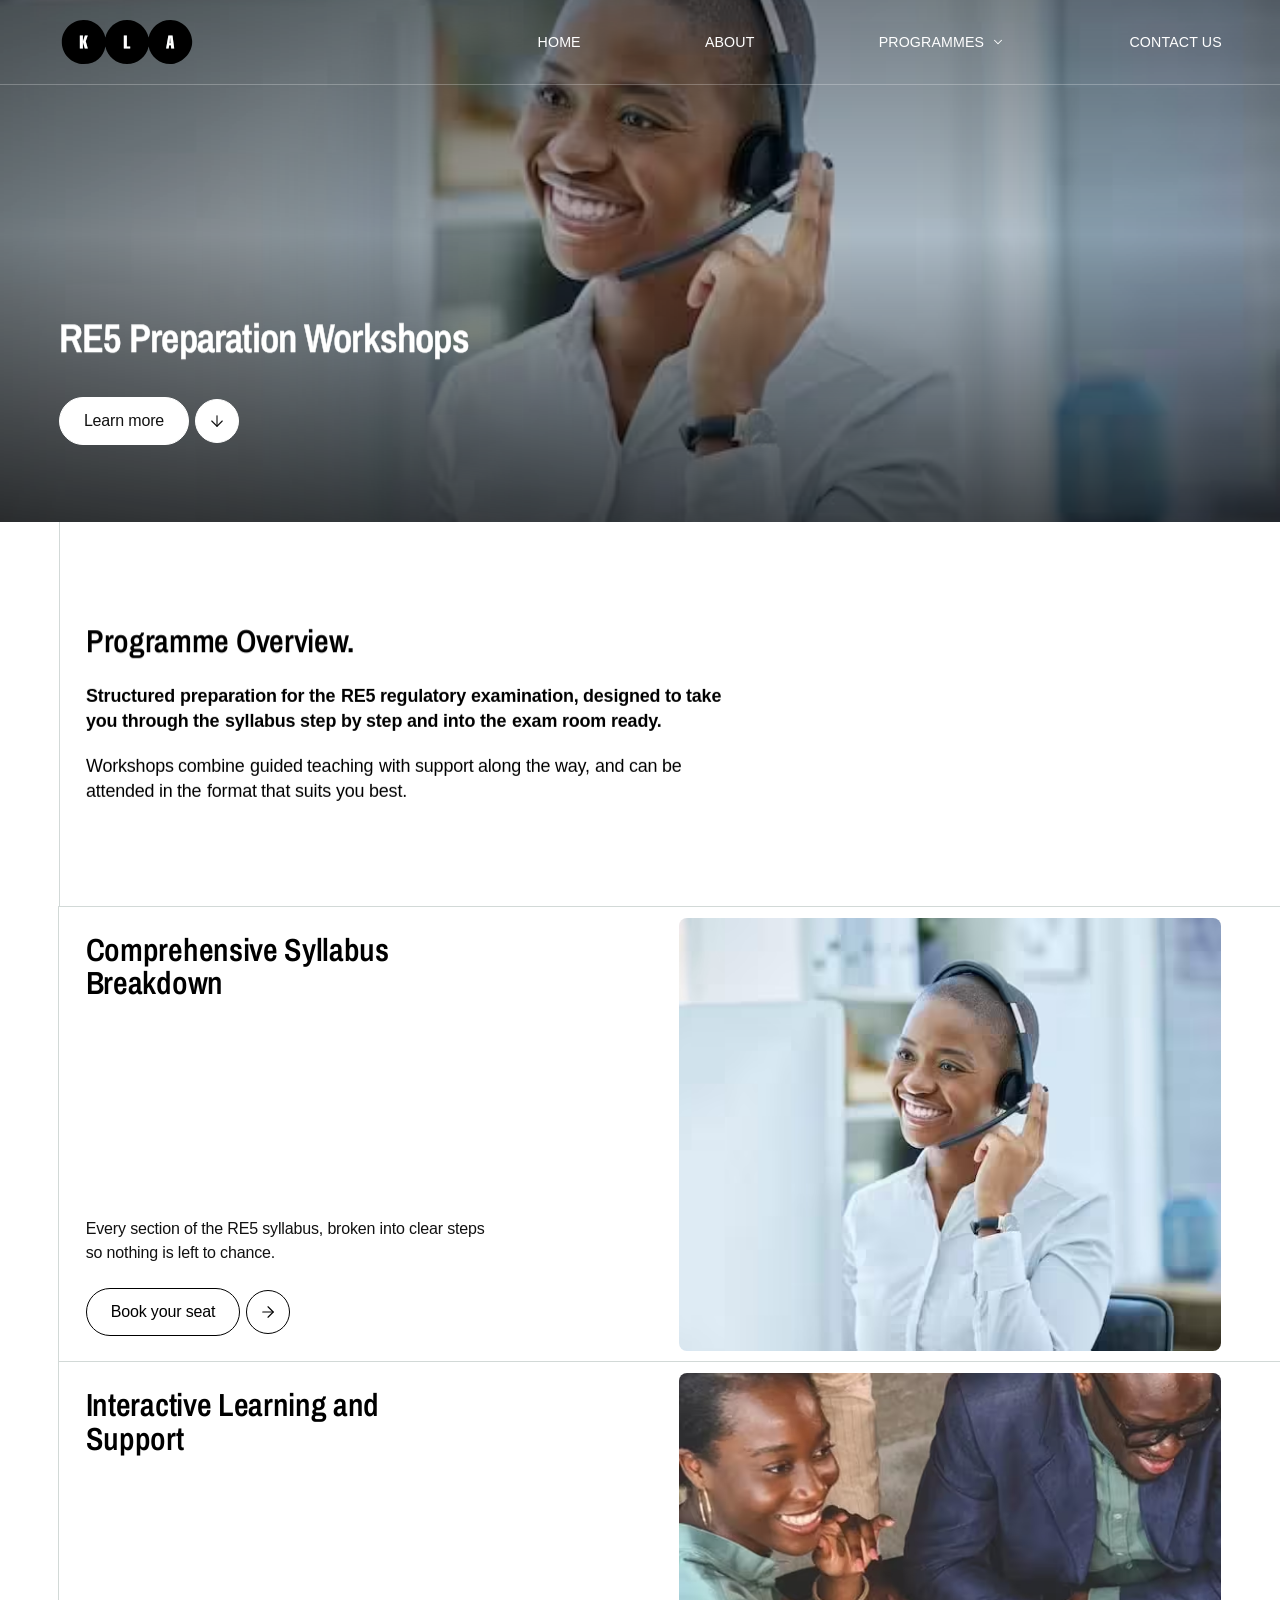
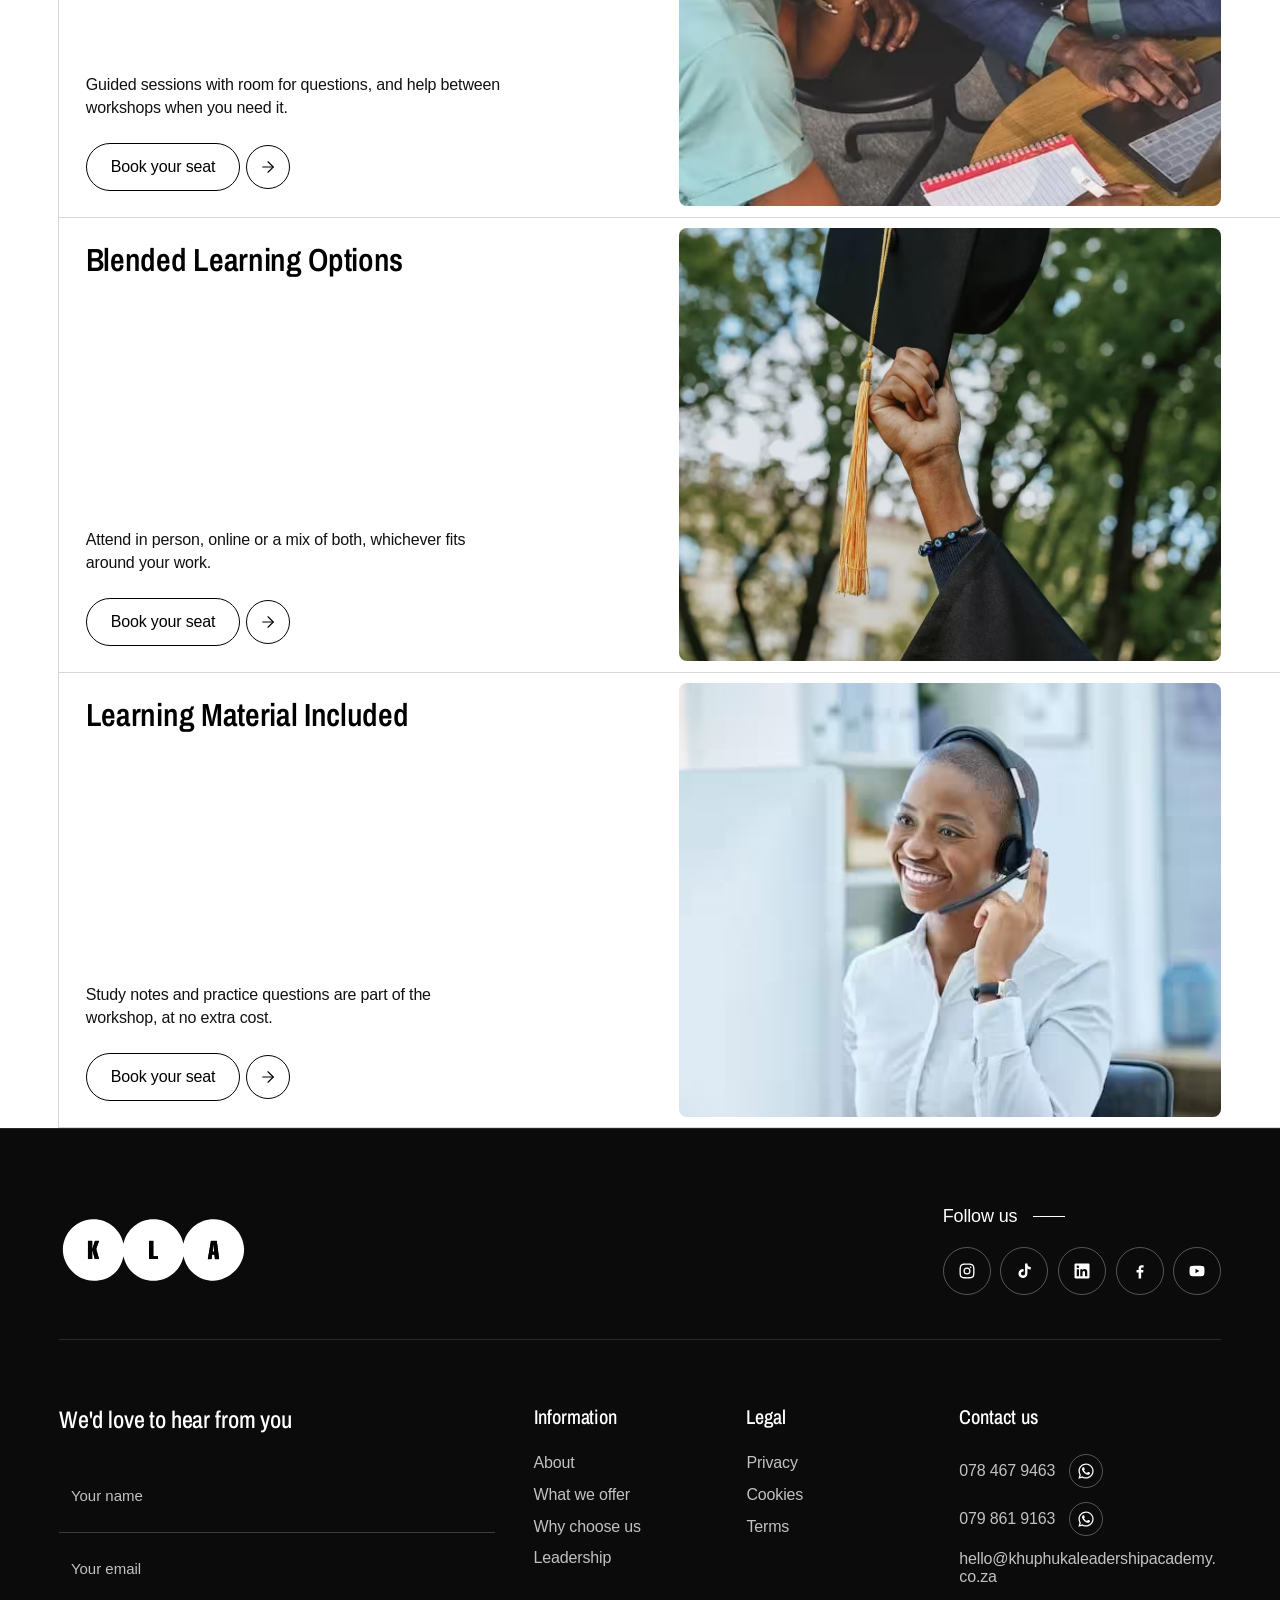
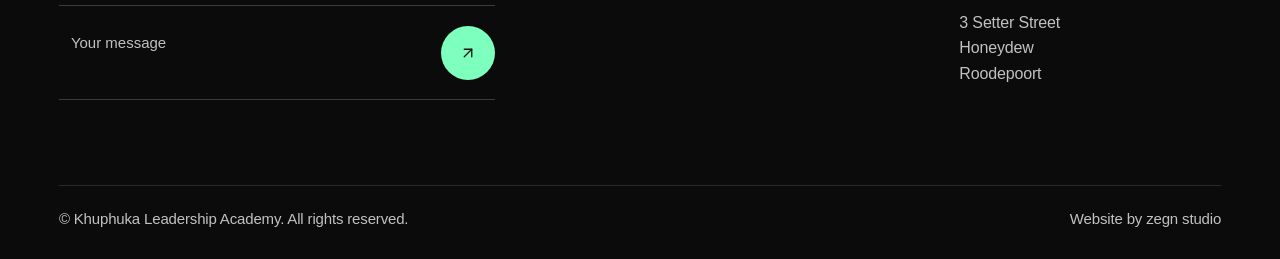
<file: programme/re5-preparation.html>
<!DOCTYPE html>
<html lang="en">

<head>
    <meta charset="UTF-8">
    <meta name="viewport" content="width=device-width, initial-scale=1.0">
    <meta name="description" content="Structured preparation for the RE5 regulatory examination, designed to take you through the syllabus step by step and into the exam room ready.">
    <!-- no preloader on inner pages: mark the page as loaded straight away so
         the hero's entrance animations run -->
    <script>document.documentElement.classList.add("js", "is-loaded");</script>
    <title>RE5 Preparation Workshops | Khuphuka Leadership Academy</title>
    <!-- fonts come from Google: open the connections now so the font
         css and the woff2 behind it don't each pay for a new handshake -->
    <link rel="preconnect" href="https://fonts.googleapis.com">
    <link rel="preconnect" href="https://fonts.gstatic.com" crossorigin>
    <!-- the hero photo is only named in CSS, so start it before the
         stylesheet has arrived -->
    <link rel="preload" as="image" href="../assets/images/rep-5.avif" type="image/avif" fetchpriority="high">
    <link rel="stylesheet" href="../stylesheets/style.css">
    <link rel="stylesheet" href="https://fonts.googleapis.com/css2?family=Archivo+Narrow:wght@600;700&display=swap">
</head>

<body>
    <!-- a transparent bar over the hero photo, frosted once the page scrolls -->
    <header class="topbar topbar--overlay">
        <a class="brand-logo" href="../index.html" aria-label="Khuphuka Leadership Academy, home">
            <img src="../assets/icons/kla-logo-new.svg" alt="Khuphuka Leadership Academy">
        </a>

        <nav class="topbar-nav" aria-label="Primary">
            <ul class="topbar-links">
                <li><a class="topbar-link" href="../index.html">Home</a></li>
                <li><a class="topbar-link" href="../about.html">About</a></li>
                <li class="has-menu">
                    <button class="topbar-link topbar-trigger" type="button" aria-expanded="false"
                        aria-controls="programmes-menu">
                        Programmes
                        <svg xmlns="http://www.w3.org/2000/svg" width="14" height="14" viewBox="0 0 24 24" fill="none"
                            stroke="currentColor" stroke-width="1.75" stroke-linecap="round" stroke-linejoin="round"
                            aria-hidden="true">
                            <path d="m6 9 6 6 6-6" />
                        </svg>
                    </button>
                    <ul class="topbar-menu" id="programmes-menu" aria-label="Programmes">
                        <li>
                            <a href="school-leadership.html">
                                <img class="topbar-menu-thumb" src="../assets/images/Subtle-leadership-workshop-notes-on-whiteboard.avif" alt="" loading="lazy" decoding="async">
                                <span class="topbar-menu-name">School Leadership &amp; Development</span>
                                <svg class="topbar-menu-arrow" xmlns="http://www.w3.org/2000/svg" width="16" height="16" viewBox="0 0 24 24" fill="none" stroke="currentColor" stroke-width="1.75" stroke-linecap="round" stroke-linejoin="round" aria-hidden="true"><path d="m9 18 6-6-6-6" /></svg>
                            </a>
                        </li>
                        <li>
                            <a href="accredited-qualifications.html">
                                <img class="topbar-menu-thumb" src="../assets/images/accredited-q.avif" alt="" loading="lazy" decoding="async">
                                <span class="topbar-menu-name">Accredited Qualifications</span>
                                <svg class="topbar-menu-arrow" xmlns="http://www.w3.org/2000/svg" width="16" height="16" viewBox="0 0 24 24" fill="none" stroke="currentColor" stroke-width="1.75" stroke-linecap="round" stroke-linejoin="round" aria-hidden="true"><path d="m9 18 6-6-6-6" /></svg>
                            </a>
                        </li>
                        <li>
                            <a href="short-courses.html">
                                <img class="topbar-menu-thumb" src="../assets/images/Working%20%26%20Meeting.avif" alt="" loading="lazy" decoding="async">
                                <span class="topbar-menu-name">Short Courses &amp; Workshops</span>
                                <svg class="topbar-menu-arrow" xmlns="http://www.w3.org/2000/svg" width="16" height="16" viewBox="0 0 24 24" fill="none" stroke="currentColor" stroke-width="1.75" stroke-linecap="round" stroke-linejoin="round" aria-hidden="true"><path d="m9 18 6-6-6-6" /></svg>
                            </a>
                        </li>
                        <li>
                            <a href="re5-preparation.html" aria-current="page">
                                <img class="topbar-menu-thumb" src="../assets/images/rep-5.avif" alt="" loading="lazy" decoding="async">
                                <span class="topbar-menu-name">RE5 Preparation Workshops</span>
                                <svg class="topbar-menu-arrow" xmlns="http://www.w3.org/2000/svg" width="16" height="16" viewBox="0 0 24 24" fill="none" stroke="currentColor" stroke-width="1.75" stroke-linecap="round" stroke-linejoin="round" aria-hidden="true"><path d="m9 18 6-6-6-6" /></svg>
                            </a>
                        </li>
                        <li>
                            <a href="corporate-training.html">
                                <img class="topbar-menu-thumb" src="../assets/images/corporate.avif" alt="" loading="lazy" decoding="async">
                                <span class="topbar-menu-name">Corporate Training</span>
                                <svg class="topbar-menu-arrow" xmlns="http://www.w3.org/2000/svg" width="16" height="16" viewBox="0 0 24 24" fill="none" stroke="currentColor" stroke-width="1.75" stroke-linecap="round" stroke-linejoin="round" aria-hidden="true"><path d="m9 18 6-6-6-6" /></svg>
                            </a>
                        </li>
                        <li>
                            <a href="../index.html#programmes">
                                <img class="topbar-menu-thumb" src="../assets/images/youth.avif" alt="" loading="lazy" decoding="async">
                                <span class="topbar-menu-name">Youth Development Initiatives</span>
                                <svg class="topbar-menu-arrow" xmlns="http://www.w3.org/2000/svg" width="16" height="16" viewBox="0 0 24 24" fill="none" stroke="currentColor" stroke-width="1.75" stroke-linecap="round" stroke-linejoin="round" aria-hidden="true"><path d="m9 18 6-6-6-6" /></svg>
                            </a>
                        </li>
                    </ul>
                </li>
                <li><a class="topbar-link" href="#contact">Contact us</a></li>
            </ul>
        </nav>

        <button class="btn-menu-toggle topbar-toggle" type="button" aria-label="Open menu" aria-controls="site-menu"
            aria-expanded="false">
            <svg xmlns="http://www.w3.org/2000/svg" width="24" height="24" viewBox="0 0 24 24" fill="none"
                stroke="currentColor" stroke-width="1.5" stroke-linecap="round" aria-hidden="true">
                <path d="M3 9h18" />
                <path d="M3 15h18" />
            </svg>
        </button>
    </header>

    <!-- the hero: the photo across the full width, shorter than the home
         page's, with the title and button in white over it -->
    <section class="hero-split hero-split--cover hero-split--programme" aria-label="RE5 Preparation Workshops">
        <div class="hero-panel">
            <h1 data-text-reveal="70">RE5 Preparation Workshops</h1>
            <a class="hero-link btn-pill btn-pill--light" href="#introduction">
                <span class="btn-pill-label">Learn more</span>
                <span class="btn-pill-icon" aria-hidden="true">
                    <svg xmlns="http://www.w3.org/2000/svg" width="18" height="18" viewBox="0 0 24 24" fill="none"
                        stroke="currentColor" stroke-width="1.5" stroke-linecap="round" stroke-linejoin="round">
                        <path d="M12 5v14" />
                        <path d="m19 12-7 7-7-7" />
                    </svg>
                </span>
            </a>
        </div>
        <div class="hero-visual" aria-hidden="true">
            <!-- a layer rather than an <img>, so hero-parallax.js can drift it -->
            <div class="hero-bg" style="background-image: url('../assets/images/rep-5.avif')"></div>
        </div>
    </section>

    <main>
        <!-- one rule down the left of the intro and every camp; each camp
             is a row: the title top left, the copy and button bottom left,
             the photo on the right -->
        <div class="programme-body">
            <section class="programme-intro" id="introduction" aria-labelledby="introduction-title">
                <h2 class="programme-intro-title" id="introduction-title" data-text-reveal="70">Programme Overview.</h2>
                <p class="programme-lead" data-text-reveal="16">Structured preparation for the RE5 regulatory examination, designed to take you through the syllabus step by step and into the exam room ready.</p>
                <p data-text-reveal="16">Workshops combine guided teaching with support along the way, and can be attended in the format that suits you best.</p>
            </section>

            <article class="camp" id="syllabus" aria-labelledby="syllabus-title">
                <div class="camp-copy">
                    <h2 class="camp-title" id="syllabus-title">Comprehensive Syllabus Breakdown</h2>
                    <div class="camp-foot">
                        <p class="camp-text">Every section of the RE5 syllabus, broken into clear steps so nothing is left to chance.</p>
                        <a class="btn-pill" href="#contact">
                            <span class="btn-pill-label">Book your seat</span>
                            <span class="btn-pill-icon" aria-hidden="true">
                                <svg xmlns="http://www.w3.org/2000/svg" width="18" height="18" viewBox="0 0 24 24" fill="none"
                                    stroke="currentColor" stroke-width="1.5" stroke-linecap="round" stroke-linejoin="round">
                                    <path d="M5 12h14" />
                                    <path d="m12 5 7 7-7 7" />
                                </svg>
                            </span>
                        </a>
                    </div>
                </div>
                <div class="camp-media">
                    <img src="../assets/images/rep-5.avif" alt="" loading="lazy" decoding="async">
                </div>
            </article>

            <article class="camp" id="support" aria-labelledby="support-title">
                <div class="camp-copy">
                    <h2 class="camp-title" id="support-title">Interactive Learning and Support</h2>
                    <div class="camp-foot">
                        <p class="camp-text">Guided sessions with room for questions, and help between workshops when you need it.</p>
                        <a class="btn-pill" href="#contact">
                            <span class="btn-pill-label">Book your seat</span>
                            <span class="btn-pill-icon" aria-hidden="true">
                                <svg xmlns="http://www.w3.org/2000/svg" width="18" height="18" viewBox="0 0 24 24" fill="none"
                                    stroke="currentColor" stroke-width="1.5" stroke-linecap="round" stroke-linejoin="round">
                                    <path d="M5 12h14" />
                                    <path d="m12 5 7 7-7 7" />
                                </svg>
                            </span>
                        </a>
                    </div>
                </div>
                <div class="camp-media">
                    <img src="../assets/images/Working%20%26%20Meeting.avif" alt="" loading="lazy" decoding="async">
                </div>
            </article>

            <article class="camp" id="blended" aria-labelledby="blended-title">
                <div class="camp-copy">
                    <h2 class="camp-title" id="blended-title">Blended Learning Options</h2>
                    <div class="camp-foot">
                        <p class="camp-text">Attend in person, online or a mix of both, whichever fits around your work.</p>
                        <a class="btn-pill" href="#contact">
                            <span class="btn-pill-label">Book your seat</span>
                            <span class="btn-pill-icon" aria-hidden="true">
                                <svg xmlns="http://www.w3.org/2000/svg" width="18" height="18" viewBox="0 0 24 24" fill="none"
                                    stroke="currentColor" stroke-width="1.5" stroke-linecap="round" stroke-linejoin="round">
                                    <path d="M5 12h14" />
                                    <path d="m12 5 7 7-7 7" />
                                </svg>
                            </span>
                        </a>
                    </div>
                </div>
                <div class="camp-media">
                    <img src="../assets/images/accredited-q.avif" alt="" loading="lazy" decoding="async">
                </div>
            </article>

            <article class="camp" id="material" aria-labelledby="material-title">
                <div class="camp-copy">
                    <h2 class="camp-title" id="material-title">Learning Material Included</h2>
                    <div class="camp-foot">
                        <p class="camp-text">Study notes and practice questions are part of the workshop, at no extra cost.</p>
                        <a class="btn-pill" href="#contact">
                            <span class="btn-pill-label">Book your seat</span>
                            <span class="btn-pill-icon" aria-hidden="true">
                                <svg xmlns="http://www.w3.org/2000/svg" width="18" height="18" viewBox="0 0 24 24" fill="none"
                                    stroke="currentColor" stroke-width="1.5" stroke-linecap="round" stroke-linejoin="round">
                                    <path d="M5 12h14" />
                                    <path d="m12 5 7 7-7 7" />
                                </svg>
                            </span>
                        </a>
                    </div>
                </div>
                <div class="camp-media">
                    <img src="../assets/images/rep-5.avif" alt="" loading="lazy" decoding="async">
                </div>
            </article>
        </div>
    </main>

    <!-- the footer: the logo large across the top with the socials beside
         it, then the contact form and the link columns, then the small print -->
    <footer class="site-footer">
        <div class="footer-inner">
            <div class="footer-top">
                <a class="footer-logo" href="../index.html">
                    <img src="../assets/icons/kla-logo-new-white.svg" alt="Khuphuka Leadership Academy, home"
                        width="400" height="135" loading="lazy" decoding="async">
                </a>
                <div class="footer-follow">
                    <p class="footer-follow-label">Follow us</p>
                    <ul class="footer-socials" aria-label="Social media">
                        <li><a href="#" aria-label="Instagram" rel="noopener"><svg xmlns="http://www.w3.org/2000/svg" width="18" height="18" viewBox="0 0 24 24" fill="currentColor" aria-hidden="true"><path d="M12 7.3a4.7 4.7 0 1 0 0 9.4 4.7 4.7 0 0 0 0-9.4zm0 7.7a3 3 0 1 1 0-6 3 3 0 0 1 0 6zm5.9-7.9a1.1 1.1 0 1 1-2.2 0 1.1 1.1 0 0 1 2.2 0zM12 2c-2.7 0-3.1 0-4.1.1-1.1 0-1.8.2-2.4.5-.7.2-1.2.6-1.8 1.1C3.2 4.3 2.8 4.8 2.6 5.5c-.3.6-.4 1.3-.5 2.4C2 8.9 2 9.3 2 12s0 3.1.1 4.1c0 1.1.2 1.8.5 2.4.2.7.6 1.2 1.1 1.8.6.5 1.1.9 1.8 1.1.6.3 1.3.4 2.4.5 1 .1 1.4.1 4.1.1s3.1 0 4.1-.1c1.1 0 1.8-.2 2.4-.5.7-.2 1.2-.6 1.8-1.1.5-.6.9-1.1 1.1-1.8.3-.6.4-1.3.5-2.4.1-1 .1-1.4.1-4.1s0-3.1-.1-4.1c0-1.1-.2-1.8-.5-2.4-.2-.7-.6-1.2-1.1-1.8-.6-.5-1.1-.9-1.8-1.1-.6-.3-1.3-.4-2.4-.5C15.1 2 14.7 2 12 2zm0 1.8c2.7 0 3 0 4 .1 1 0 1.5.2 1.9.3.5.2.8.4 1.1.8.4.3.6.6.8 1.1.1.4.3.9.3 1.9.1 1 .1 1.3.1 4s0 3-.1 4c0 1-.2 1.5-.3 1.9-.2.5-.4.8-.8 1.1-.3.4-.6.6-1.1.8-.4.1-.9.3-1.9.3-1 .1-1.3.1-4 .1s-3 0-4-.1c-1 0-1.5-.2-1.9-.3-.5-.2-.8-.4-1.1-.8-.4-.3-.6-.6-.8-1.1-.1-.4-.3-.9-.3-1.9-.1-1-.1-1.3-.1-4s0-3 .1-4c0-1 .2-1.5.3-1.9.2-.5.4-.8.8-1.1.3-.4.6-.6 1.1-.8.4-.1.9-.3 1.9-.3 1-.1 1.3-.1 4-.1z" /></svg></a></li>
                        <li><a href="#" aria-label="TikTok" rel="noopener"><svg xmlns="http://www.w3.org/2000/svg" width="18" height="18" viewBox="0 0 24 24" fill="currentColor" aria-hidden="true"><path d="M16.6 2h-3.2v13.4a2.7 2.7 0 1 1-2.7-2.7c.3 0 .5 0 .8.1V9.5a6 6 0 1 0 5.1 5.9V8.6a7.6 7.6 0 0 0 4.4 1.4V6.8A4.5 4.5 0 0 1 16.6 2z" /></svg></a></li>
                        <li><a href="#" aria-label="LinkedIn" rel="noopener"><svg xmlns="http://www.w3.org/2000/svg" width="18" height="18" viewBox="0 0 24 24" fill="currentColor" aria-hidden="true"><path d="M20.4 2H3.6C2.7 2 2 2.7 2 3.6v16.8c0 .9.7 1.6 1.6 1.6h16.8c.9 0 1.6-.7 1.6-1.6V3.6c0-.9-.7-1.6-1.6-1.6zM8 19H5V9.5h3V19zM6.5 8.2a1.7 1.7 0 1 1 0-3.5 1.7 1.7 0 0 1 0 3.5zM19 19h-3v-4.6c0-1.1 0-2.5-1.5-2.5s-1.8 1.2-1.8 2.4V19h-3V9.5h2.9v1.3h.1c.4-.8 1.4-1.5 2.8-1.5 3 0 3.5 2 3.5 4.5V19z" /></svg></a></li>
                        <li><a href="#" aria-label="Facebook" rel="noopener"><svg xmlns="http://www.w3.org/2000/svg" width="18" height="18" viewBox="0 0 24 24" fill="currentColor" aria-hidden="true"><path d="M13.5 22v-8h2.7l.4-3.2h-3.1V8.8c0-.9.3-1.6 1.6-1.6h1.7V4.4c-.3 0-1.3-.1-2.5-.1-2.5 0-4.1 1.5-4.1 4.2v2.3H7.4V14h2.8v8h3.3z" /></svg></a></li>
                        <li><a href="#" aria-label="YouTube" rel="noopener"><svg xmlns="http://www.w3.org/2000/svg" width="18" height="18" viewBox="0 0 24 24" fill="currentColor" aria-hidden="true"><path d="M21.6 7.2c-.2-.9-.9-1.6-1.8-1.8C18.2 5 12 5 12 5s-6.2 0-7.8.4c-.9.2-1.6.9-1.8 1.8C2 8.8 2 12 2 12s0 3.2.4 4.8c.2.9.9 1.6 1.8 1.8C5.8 19 12 19 12 19s6.2 0 7.8-.4c.9-.2 1.6-.9 1.8-1.8.4-1.6.4-4.8.4-4.8s0-3.2-.4-4.8zM10 15V9l5.2 3L10 15z" /></svg></a></li>
                    </ul>
                </div>
            </div>

            <div class="footer-main">
                <!-- api/contact.php emails each enquiry to the academy and keeps a copy -->
                <form class="footer-form" id="contact" action="../api/contact.php" method="POST">
                    <!-- left empty by people; bots that fill it are treated as spam -->
                    <p class="footer-hp" aria-hidden="true">
                        <label>Leave this empty <input type="text" name="honeypot" tabindex="-1" autocomplete="off"></label>
                    </p>
                    <h3 class="footer-form-title">We'd love to hear from you</h3>
                    <p class="footer-field">
                        <label for="footer-name" class="sr-only">Your name</label>
                        <input id="footer-name" name="name" type="text" placeholder="Your name"
                            autocomplete="name" required>
                    </p>
                    <p class="footer-field">
                        <label for="footer-email" class="sr-only">Your email</label>
                        <input id="footer-email" name="email" type="email" placeholder="Your email"
                            autocomplete="email" required>
                    </p>
                    <p class="footer-field footer-field--message">
                        <label for="footer-message" class="sr-only">Your message</label>
                        <textarea id="footer-message" name="message" rows="2" placeholder="Your message"
                            required></textarea>
                        <button class="footer-submit" type="submit" aria-label="Send message">
                            <svg xmlns="http://www.w3.org/2000/svg" width="18" height="18" viewBox="0 0 24 24" fill="none" stroke="currentColor" stroke-width="1.75" stroke-linecap="round" stroke-linejoin="round" aria-hidden="true"><path d="M7 17 17 7" /><path d="M7 7h10v10" /></svg>
                        </button>
                    </p>
                    <p class="footer-form-status" role="status" aria-live="polite"></p>
                </form>

                <nav class="footer-col" aria-label="Information">
                    <h3 class="footer-heading">Information</h3>
                    <ul>
                        <li><a href="../about.html">About</a></li>
                        <li><a href="../index.html#programmes">What we offer</a></li>
                        <li><a href="../index.html#why-choose">Why choose us</a></li>
                        <li><a href="../index.html#leadership">Leadership</a></li>
                    </ul>
                </nav>

                <nav class="footer-col" aria-label="Legal">
                    <h3 class="footer-heading">Legal</h3>
                    <ul>
                        <li><a href="#">Privacy</a></li>
                        <li><a href="#">Cookies</a></li>
                        <li><a href="#">Terms</a></li>
                    </ul>
                </nav>

                <div class="footer-col footer-contact">
                    <h3 class="footer-heading">Contact us</h3>
                    <ul>
                        <li class="footer-phone">
                            <a href="tel:+27784679463">078 467 9463</a>
                            <span class="footer-phone-actions">
                                <a class="footer-icon-btn" href="https://wa.me/27784679463" target="_blank" rel="noopener"
                                    aria-label="WhatsApp 078 467 9463"><svg xmlns="http://www.w3.org/2000/svg" width="16" height="16" viewBox="0 0 24 24" fill="currentColor" aria-hidden="true"><path d="M17.47 14.38c-.3-.15-1.76-.87-2.03-.97-.27-.1-.47-.15-.67.15-.2.3-.77.97-.94 1.17-.17.2-.35.22-.64.07-.3-.15-1.26-.46-2.39-1.48-.88-.79-1.48-1.76-1.65-2.06-.17-.3-.02-.46.13-.6.13-.13.3-.35.45-.52.15-.17.2-.3.3-.5.1-.2.05-.37-.02-.52-.08-.15-.67-1.62-.92-2.22-.24-.58-.49-.5-.67-.51h-.57c-.2 0-.52.07-.79.37-.27.3-1.04 1.02-1.04 2.48s1.07 2.88 1.21 3.08c.15.2 2.1 3.2 5.08 4.49.71.31 1.26.49 1.69.63.71.23 1.36.2 1.87.12.57-.09 1.76-.72 2.01-1.41.25-.7.25-1.29.17-1.41-.07-.13-.27-.2-.57-.35zM12.05 21.5h-.01a9.4 9.4 0 0 1-4.8-1.31l-.34-.2-3.57.94.95-3.48-.22-.36a9.41 9.41 0 0 1-1.44-5.02c0-5.2 4.23-9.43 9.44-9.43 2.52 0 4.89.98 6.67 2.77a9.37 9.37 0 0 1 2.76 6.67c0 5.2-4.23 9.43-9.44 9.43zm8.03-17.46A11.32 11.32 0 0 0 12.05.72C5.79.72.7 5.81.7 12.07c0 2 .52 3.95 1.52 5.67L.6 23.62l6.02-1.58a11.33 11.33 0 0 0 5.42 1.38h.01c6.26 0 11.35-5.09 11.35-11.35 0-3.03-1.18-5.88-3.32-8.03z" /></svg></a>
                            </span>
                        </li>
                        <li class="footer-phone">
                            <a href="tel:+27798619163">079 861 9163</a>
                            <span class="footer-phone-actions">
                                <a class="footer-icon-btn" href="https://wa.me/27798619163" target="_blank" rel="noopener"
                                    aria-label="WhatsApp 079 861 9163"><svg xmlns="http://www.w3.org/2000/svg" width="16" height="16" viewBox="0 0 24 24" fill="currentColor" aria-hidden="true"><path d="M17.47 14.38c-.3-.15-1.76-.87-2.03-.97-.27-.1-.47-.15-.67.15-.2.3-.77.97-.94 1.17-.17.2-.35.22-.64.07-.3-.15-1.26-.46-2.39-1.48-.88-.79-1.48-1.76-1.65-2.06-.17-.3-.02-.46.13-.6.13-.13.3-.35.45-.52.15-.17.2-.3.3-.5.1-.2.05-.37-.02-.52-.08-.15-.67-1.62-.92-2.22-.24-.58-.49-.5-.67-.51h-.57c-.2 0-.52.07-.79.37-.27.3-1.04 1.02-1.04 2.48s1.07 2.88 1.21 3.08c.15.2 2.1 3.2 5.08 4.49.71.31 1.26.49 1.69.63.71.23 1.36.2 1.87.12.57-.09 1.76-.72 2.01-1.41.25-.7.25-1.29.17-1.41-.07-.13-.27-.2-.57-.35zM12.05 21.5h-.01a9.4 9.4 0 0 1-4.8-1.31l-.34-.2-3.57.94.95-3.48-.22-.36a9.41 9.41 0 0 1-1.44-5.02c0-5.2 4.23-9.43 9.44-9.43 2.52 0 4.89.98 6.67 2.77a9.37 9.37 0 0 1 2.76 6.67c0 5.2-4.23 9.43-9.44 9.43zm8.03-17.46A11.32 11.32 0 0 0 12.05.72C5.79.72.7 5.81.7 12.07c0 2 .52 3.95 1.52 5.67L.6 23.62l6.02-1.58a11.33 11.33 0 0 0 5.42 1.38h.01c6.26 0 11.35-5.09 11.35-11.35 0-3.03-1.18-5.88-3.32-8.03z" /></svg></a>
                            </span>
                        </li>
                        <li><a href="mailto:hello@khuphukaleadershipacademy.co.za">hello@khuphukaleadershipacademy.co.za</a></li>
                    </ul>
                    <address class="footer-address">3 Setter Street<br>Honeydew<br>Roodepoort</address>
                </div>
            </div>

            <div class="footer-bottom">
                <p class="footer-copy">&copy; Khuphuka Leadership Academy. All rights reserved.</p>
                <p class="footer-credit">Website by zegn studio</p>
            </div>
        </div>
    </footer>
    <div class="menu-overlay" id="site-menu" aria-hidden="true" inert>
        <div class="menu-panel" role="dialog" aria-modal="true" aria-label="Site menu" data-lenis-prevent>
            <!-- the same row as the top bar, so the drawer reads as the bar opened up -->
            <div class="menu-top">
                <a class="menu-brand" href="../index.html" aria-label="Khuphuka Leadership Academy, home">
                    <img src="../assets/icons/kla-logo-new.svg" alt="Khuphuka Leadership Academy">
                </a>
                <button class="btn-menu-close" type="button" aria-label="Close menu">
                    <svg xmlns="http://www.w3.org/2000/svg" width="20" height="20" viewBox="0 0 24 24" fill="none"
                        stroke="currentColor" stroke-width="1.5" stroke-linecap="round" stroke-linejoin="round"
                        aria-hidden="true">
                        <path d="M18 6 6 18" />
                        <path d="m6 6 12 12" />
                    </svg>
                </button>
            </div>

            <nav class="menu-nav" aria-label="Main menu">
                <ul class="menu-list">
                    <li class="menu-item" style="--i: 0">
                        <a class="menu-link" href="../index.html">
                            <span class="menu-label">Home</span>
                            <svg class="menu-arrow" xmlns="http://www.w3.org/2000/svg" viewBox="0 0 24 24" fill="none"
                                stroke="currentColor" stroke-width="1.5" stroke-linecap="round" stroke-linejoin="round"
                                aria-hidden="true">
                                <path d="M5 12h14" />
                                <path d="m12 5 7 7-7 7" />
                            </svg>
                        </a>
                    </li>

                    <li class="menu-item" style="--i: 1">
                        <a class="menu-link" href="../about.html">
                            <span class="menu-label">About</span>
                            <svg class="menu-arrow" xmlns="http://www.w3.org/2000/svg" viewBox="0 0 24 24" fill="none"
                                stroke="currentColor" stroke-width="1.5" stroke-linecap="round" stroke-linejoin="round"
                                aria-hidden="true">
                                <path d="M5 12h14" />
                                <path d="m12 5 7 7-7 7" />
                            </svg>
                        </a>
                    </li>

                    <!-- the programmes fold out under their own row -->
                    <li class="menu-item menu-group" style="--i: 2">
                        <button class="menu-link menu-group-toggle" type="button" aria-expanded="false"
                            aria-controls="menu-programmes">
                            <span class="menu-label">Programmes</span>
                            <svg class="menu-chevron" xmlns="http://www.w3.org/2000/svg" viewBox="0 0 24 24" fill="none"
                                stroke="currentColor" stroke-width="1.5" stroke-linecap="round" stroke-linejoin="round"
                                aria-hidden="true">
                                <path d="m6 9 6 6 6-6" />
                            </svg>
                        </button>
                        <div class="menu-sub" id="menu-programmes">
                            <ul class="menu-sublist">
                                <li><a class="menu-sublink" href="school-leadership.html">School Leadership
                                        &amp; Development</a></li>
                                <li><a class="menu-sublink" href="accredited-qualifications.html">Accredited
                                        Qualifications</a></li>
                                <li><a class="menu-sublink" href="short-courses.html">Short Courses &amp;
                                        Workshops</a></li>
                                <li><a class="menu-sublink" href="re5-preparation.html" aria-current="page">RE5 Preparation
                                        Workshops</a></li>
                                <li><a class="menu-sublink" href="corporate-training.html">Corporate
                                        Training</a></li>
                                <li><a class="menu-sublink" href="../index.html#programmes">Youth Development
                                        Initiatives</a></li>
                            </ul>
                        </div>
                    </li>

                    <li class="menu-item" style="--i: 3">
                        <a class="menu-link" href="#contact">
                            <span class="menu-label">Contact us</span>
                            <svg class="menu-arrow" xmlns="http://www.w3.org/2000/svg" viewBox="0 0 24 24" fill="none"
                                stroke="currentColor" stroke-width="1.5" stroke-linecap="round" stroke-linejoin="round"
                                aria-hidden="true">
                                <path d="M5 12h14" />
                                <path d="m12 5 7 7-7 7" />
                            </svg>
                        </a>
                    </li>
                </ul>
            </nav>
        </div>
    </div>

    <script src="../scripts/vendor/lenis.min.js" defer></script>
    <script src="../scripts/smooth-scroll.js" defer></script>
    <script src="../scripts/hero-parallax.js" defer></script>
    <script src="../scripts/text-reveal.js" defer></script>
    <script src="../scripts/menu.js" defer></script>
    <script src="../scripts/topbar.js" defer></script>
    <script src="../scripts/contact-form.js" defer></script>
</body>

</html>
</file>
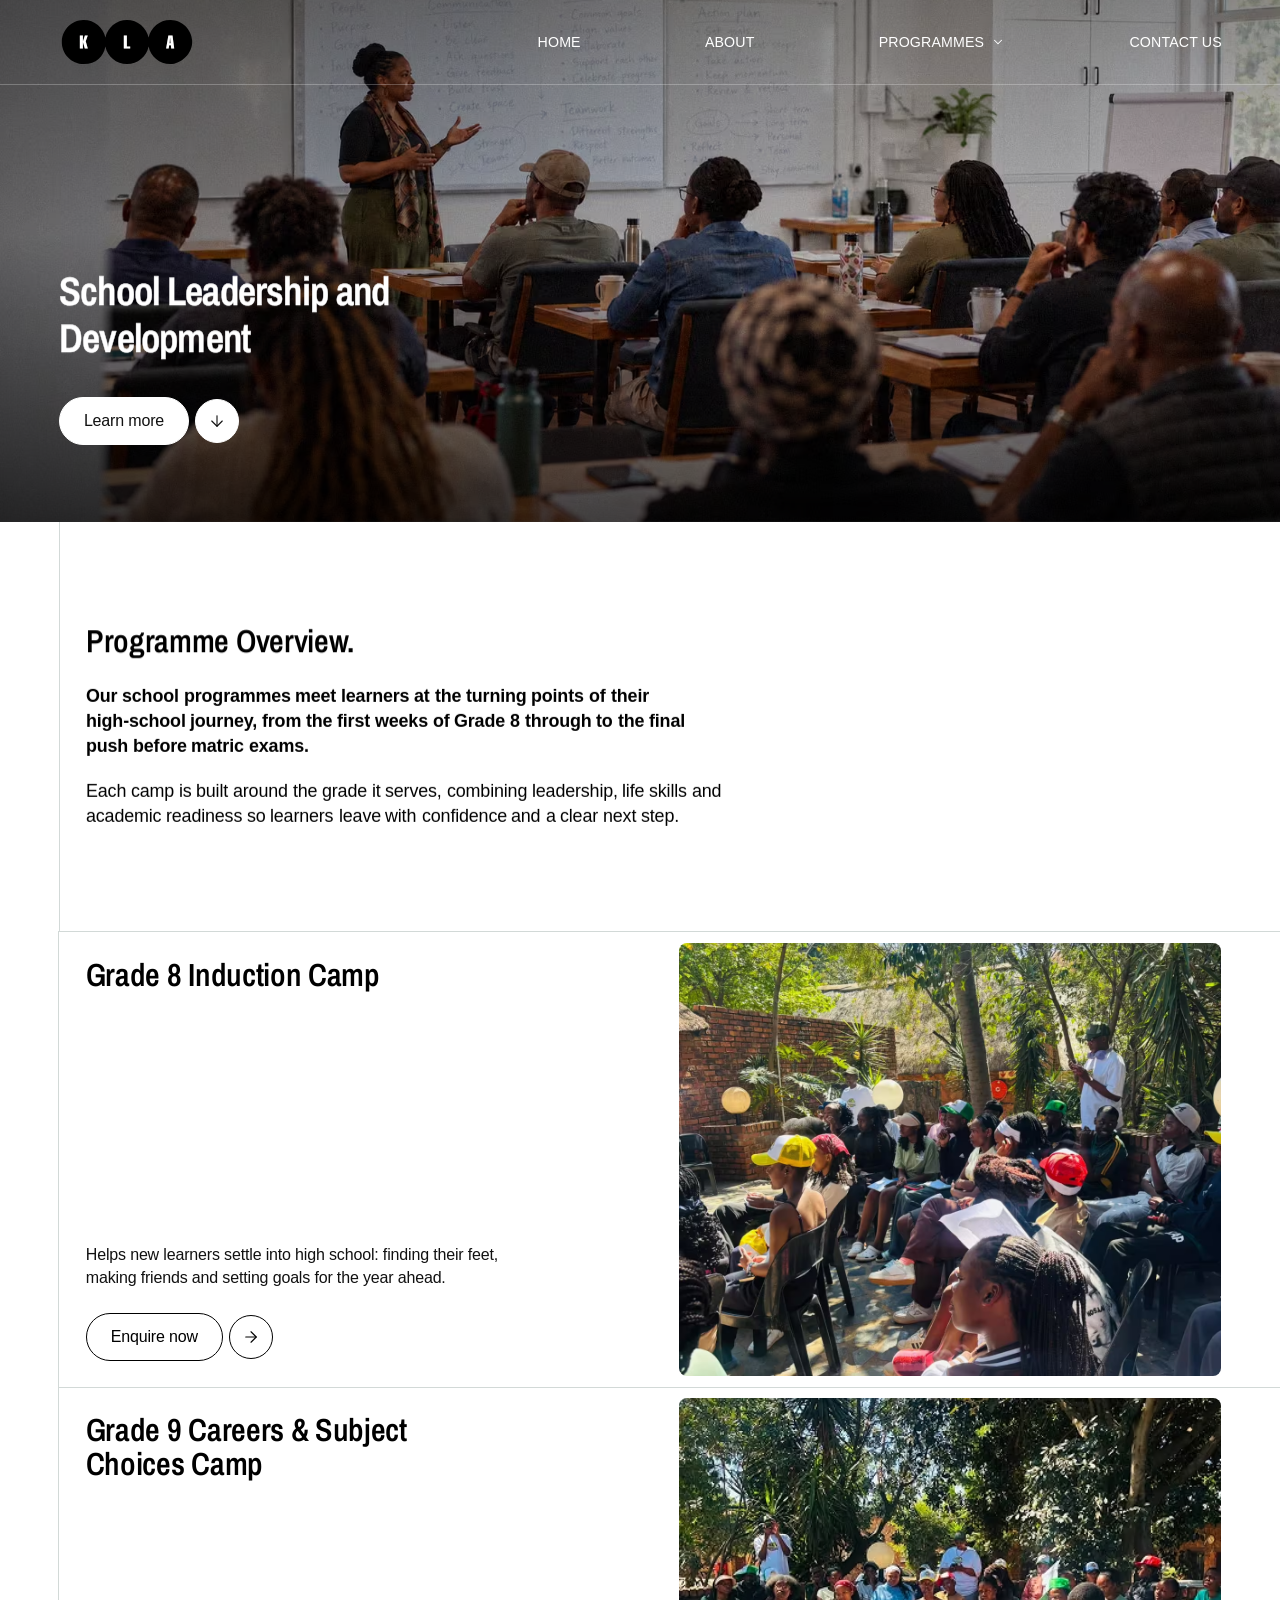
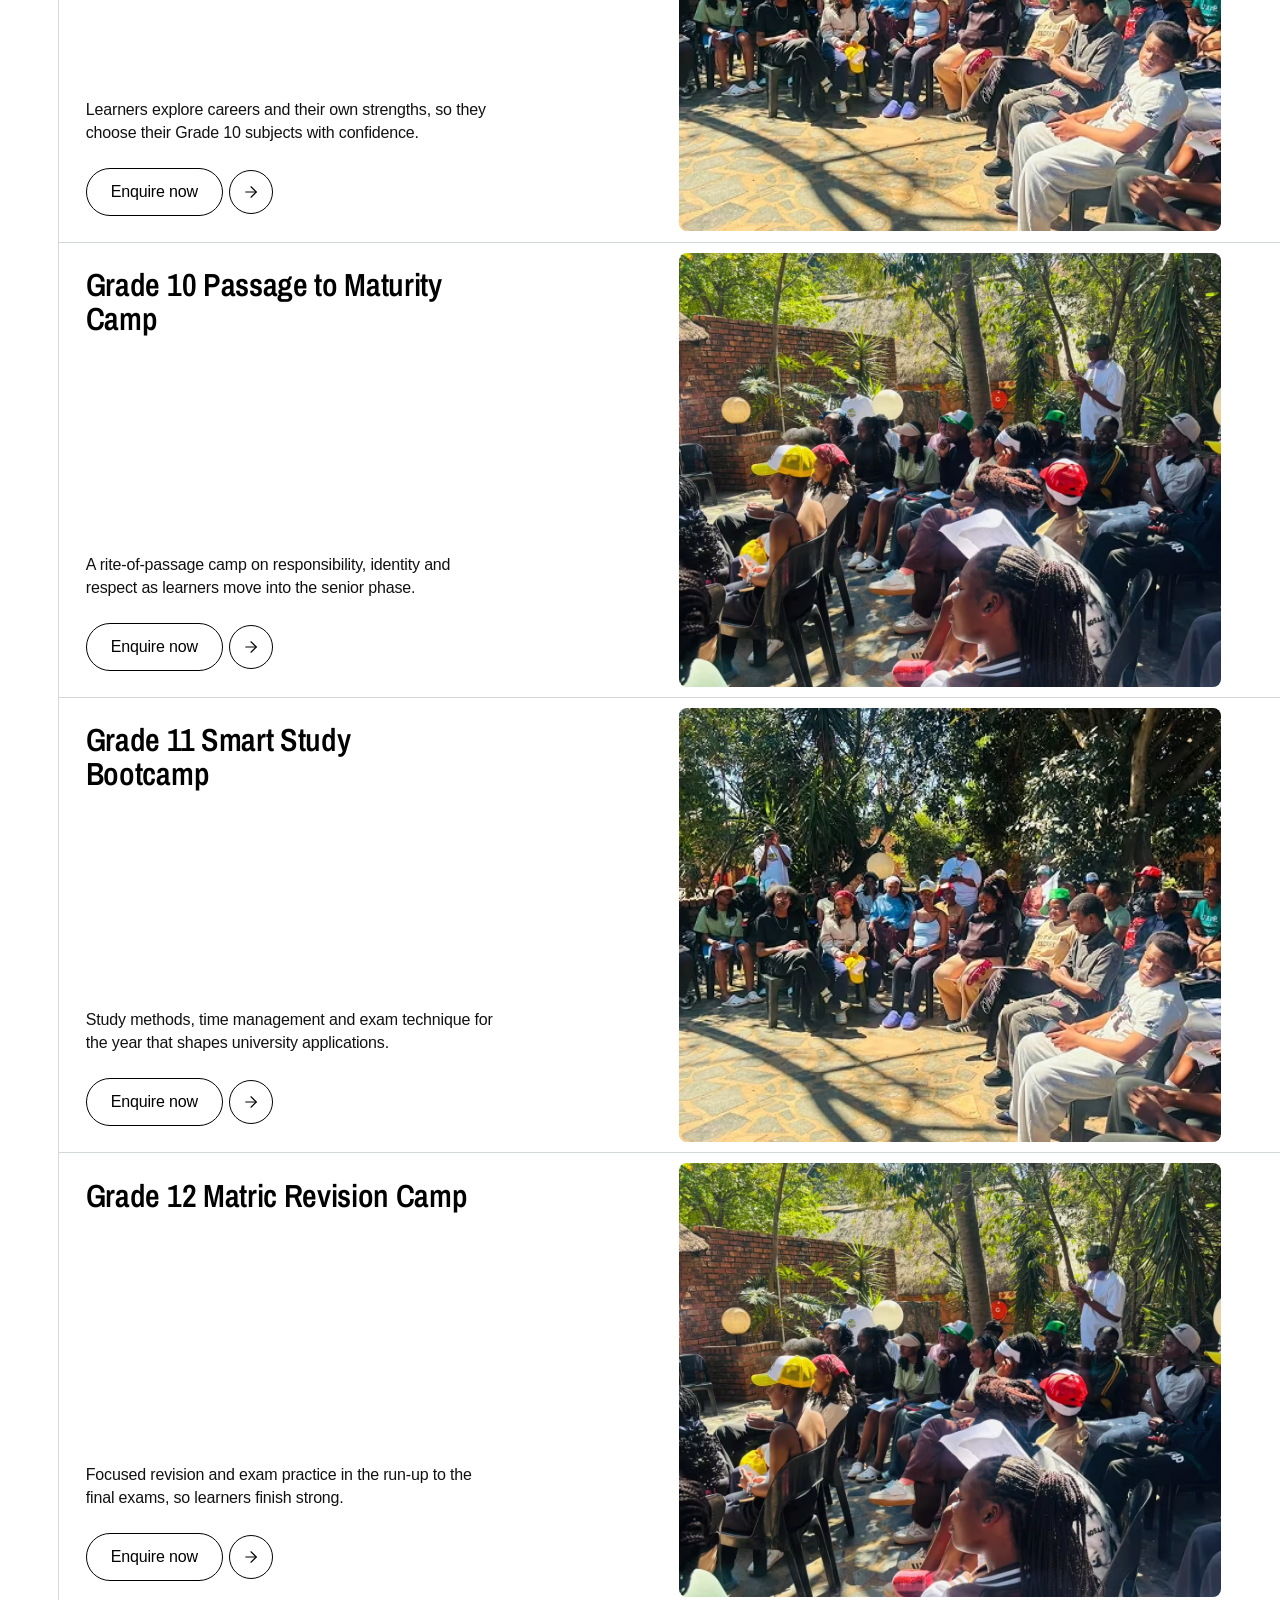
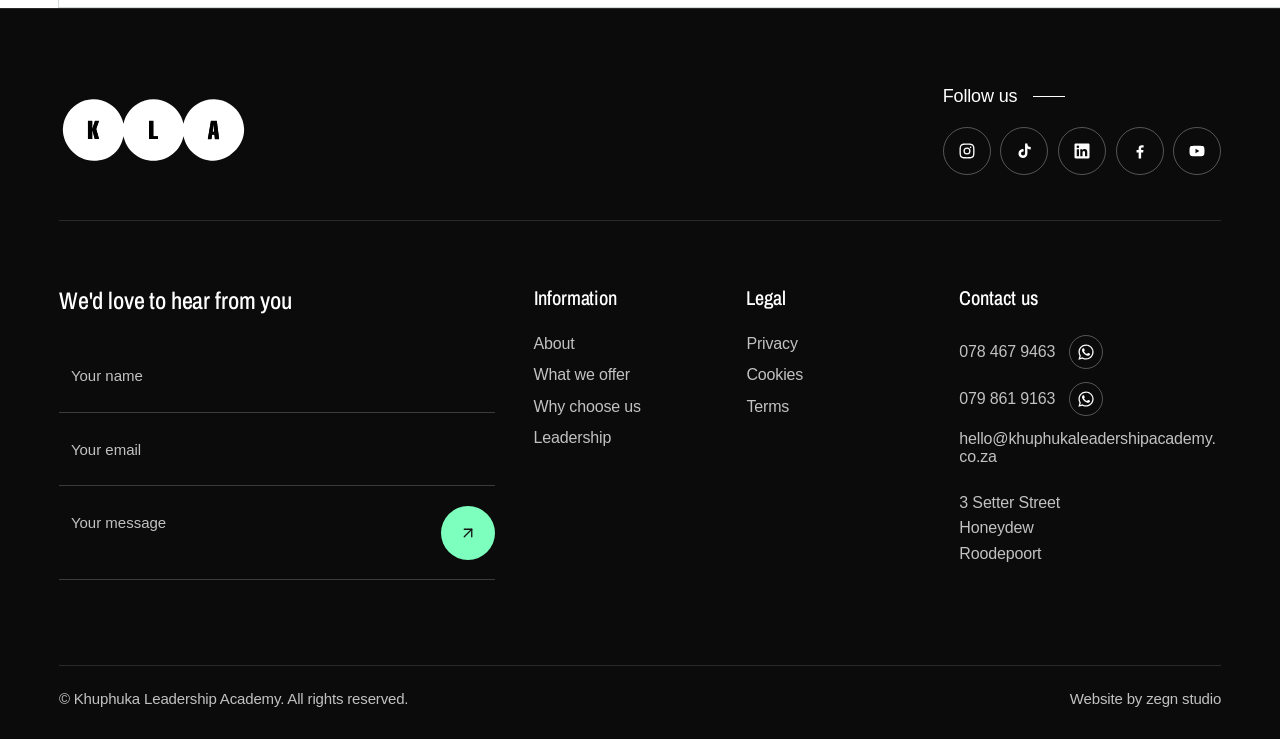
<file: programme/school-leadership.html>
<!DOCTYPE html>
<html lang="en">

<head>
    <meta charset="UTF-8">
    <meta name="viewport" content="width=device-width, initial-scale=1.0">
    <meta name="description"
        content="Our school programmes meet learners at the turning points of their high-school journey, from the first weeks of Grade 8 through to the final push before matric exams.">
    <!-- no preloader on inner pages: mark the page as loaded straight away so
         the hero's entrance animations run -->
    <script>document.documentElement.classList.add("js", "is-loaded");</script>
    <title>School Leadership &amp; Development | Khuphuka Leadership Academy</title>
    <!-- fonts come from Google: open the connections now so the font
         css and the woff2 behind it don't each pay for a new handshake -->
    <link rel="preconnect" href="https://fonts.googleapis.com">
    <link rel="preconnect" href="https://fonts.gstatic.com" crossorigin>
    <!-- the hero photo is only named in CSS, so start it before the
         stylesheet has arrived -->
    <link rel="preload" as="image" href="../assets/images/Subtle-leadership-workshop-notes-on-whiteboard.avif" type="image/avif" fetchpriority="high">
    <link rel="stylesheet" href="../stylesheets/style.css">
    <link rel="stylesheet" href="https://fonts.googleapis.com/css2?family=Archivo+Narrow:wght@600;700&display=swap">
</head>

<body>
    <!-- a transparent bar over the hero photo, frosted once the page scrolls -->
    <header class="topbar topbar--overlay">
        <a class="brand-logo" href="../index.html" aria-label="Khuphuka Leadership Academy, home">
            <img src="../assets/icons/kla-logo-new.svg" alt="Khuphuka Leadership Academy">
        </a>

        <nav class="topbar-nav" aria-label="Primary">
            <ul class="topbar-links">
                <li><a class="topbar-link" href="../index.html">Home</a></li>
                <li><a class="topbar-link" href="../about.html">About</a></li>
                <li class="has-menu">
                    <button class="topbar-link topbar-trigger" type="button" aria-expanded="false"
                        aria-controls="programmes-menu">
                        Programmes
                        <svg xmlns="http://www.w3.org/2000/svg" width="14" height="14" viewBox="0 0 24 24" fill="none"
                            stroke="currentColor" stroke-width="1.75" stroke-linecap="round" stroke-linejoin="round"
                            aria-hidden="true">
                            <path d="m6 9 6 6 6-6" />
                        </svg>
                    </button>
                    <ul class="topbar-menu" id="programmes-menu" aria-label="Programmes">
                        <li>
                            <a href="school-leadership.html" aria-current="page">
                                <img class="topbar-menu-thumb" src="../assets/images/Subtle-leadership-workshop-notes-on-whiteboard.avif" alt="" loading="lazy" decoding="async">
                                <span class="topbar-menu-name">School Leadership &amp; Development</span>
                                <svg class="topbar-menu-arrow" xmlns="http://www.w3.org/2000/svg" width="16" height="16" viewBox="0 0 24 24" fill="none" stroke="currentColor" stroke-width="1.75" stroke-linecap="round" stroke-linejoin="round" aria-hidden="true"><path d="m9 18 6-6-6-6" /></svg>
                            </a>
                        </li>
                        <li>
                            <a href="accredited-qualifications.html">
                                <img class="topbar-menu-thumb" src="../assets/images/accredited-q.avif" alt="" loading="lazy" decoding="async">
                                <span class="topbar-menu-name">Accredited Qualifications</span>
                                <svg class="topbar-menu-arrow" xmlns="http://www.w3.org/2000/svg" width="16" height="16" viewBox="0 0 24 24" fill="none" stroke="currentColor" stroke-width="1.75" stroke-linecap="round" stroke-linejoin="round" aria-hidden="true"><path d="m9 18 6-6-6-6" /></svg>
                            </a>
                        </li>
                        <li>
                            <a href="short-courses.html">
                                <img class="topbar-menu-thumb" src="../assets/images/Working%20%26%20Meeting.avif" alt="" loading="lazy" decoding="async">
                                <span class="topbar-menu-name">Short Courses &amp; Workshops</span>
                                <svg class="topbar-menu-arrow" xmlns="http://www.w3.org/2000/svg" width="16" height="16" viewBox="0 0 24 24" fill="none" stroke="currentColor" stroke-width="1.75" stroke-linecap="round" stroke-linejoin="round" aria-hidden="true"><path d="m9 18 6-6-6-6" /></svg>
                            </a>
                        </li>
                        <li>
                            <a href="re5-preparation.html">
                                <img class="topbar-menu-thumb" src="../assets/images/rep-5.avif" alt="" loading="lazy" decoding="async">
                                <span class="topbar-menu-name">RE5 Preparation Workshops</span>
                                <svg class="topbar-menu-arrow" xmlns="http://www.w3.org/2000/svg" width="16" height="16" viewBox="0 0 24 24" fill="none" stroke="currentColor" stroke-width="1.75" stroke-linecap="round" stroke-linejoin="round" aria-hidden="true"><path d="m9 18 6-6-6-6" /></svg>
                            </a>
                        </li>
                        <li>
                            <a href="corporate-training.html">
                                <img class="topbar-menu-thumb" src="../assets/images/corporate.avif" alt="" loading="lazy" decoding="async">
                                <span class="topbar-menu-name">Corporate Training</span>
                                <svg class="topbar-menu-arrow" xmlns="http://www.w3.org/2000/svg" width="16" height="16" viewBox="0 0 24 24" fill="none" stroke="currentColor" stroke-width="1.75" stroke-linecap="round" stroke-linejoin="round" aria-hidden="true"><path d="m9 18 6-6-6-6" /></svg>
                            </a>
                        </li>
                        <li>
                            <a href="../index.html#programmes">
                                <img class="topbar-menu-thumb" src="../assets/images/youth.avif" alt="" loading="lazy" decoding="async">
                                <span class="topbar-menu-name">Youth Development Initiatives</span>
                                <svg class="topbar-menu-arrow" xmlns="http://www.w3.org/2000/svg" width="16" height="16" viewBox="0 0 24 24" fill="none" stroke="currentColor" stroke-width="1.75" stroke-linecap="round" stroke-linejoin="round" aria-hidden="true"><path d="m9 18 6-6-6-6" /></svg>
                            </a>
                        </li>
                    </ul>
                </li>
                <li><a class="topbar-link" href="#contact">Contact us</a></li>
            </ul>
        </nav>

        <button class="btn-menu-toggle topbar-toggle" type="button" aria-label="Open menu" aria-controls="site-menu"
            aria-expanded="false">
            <svg xmlns="http://www.w3.org/2000/svg" width="24" height="24" viewBox="0 0 24 24" fill="none"
                stroke="currentColor" stroke-width="1.5" stroke-linecap="round" aria-hidden="true">
                <path d="M3 9h18" />
                <path d="M3 15h18" />
            </svg>
        </button>
    </header>

    <!-- the hero: the photo across the full width, shorter than the home
         page's, with the title and button in white over it -->
    <section class="hero-split hero-split--cover hero-split--programme" aria-label="School Leadership and Development">
        <div class="hero-panel">
            <h1 data-text-reveal="70">School Leadership and Development</h1>
            <a class="hero-link btn-pill btn-pill--light" href="#introduction">
                <span class="btn-pill-label">Learn more</span>
                <span class="btn-pill-icon" aria-hidden="true">
                    <svg xmlns="http://www.w3.org/2000/svg" width="18" height="18" viewBox="0 0 24 24" fill="none"
                        stroke="currentColor" stroke-width="1.5" stroke-linecap="round" stroke-linejoin="round">
                        <path d="M12 5v14" />
                        <path d="m19 12-7 7-7-7" />
                    </svg>
                </span>
            </a>
        </div>
        <div class="hero-visual" aria-hidden="true">
            <!-- a layer rather than an <img>, so hero-parallax.js can drift it -->
            <div class="hero-bg"></div>
        </div>
    </section>

    <main>
        <!-- one rule down the left of the intro and every camp; each camp
             is a row: the title top left, the copy and button bottom left,
             the photo on the right -->
        <div class="programme-body">
            <section class="programme-intro" id="introduction" aria-labelledby="introduction-title">
                <h2 class="programme-intro-title" id="introduction-title" data-text-reveal="70">Programme Overview.</h2>
                <p class="programme-lead" data-text-reveal="16">Our school programmes meet learners at the turning
                    points of their high-school journey, from the first weeks of Grade 8 through to the final push
                    before matric exams.</p>
                <p data-text-reveal="16">Each camp is built around the grade it serves, combining leadership, life
                    skills and academic readiness so learners leave with confidence and a clear next step.</p>
            </section>

            <article class="camp" id="grade-8" aria-labelledby="grade-8-title">
                <div class="camp-copy">
                    <h2 class="camp-title" id="grade-8-title">Grade 8 Induction Camp</h2>
                    <div class="camp-foot">
                        <p class="camp-text">Helps new learners settle into high school: finding their feet, making friends and setting goals for the year ahead.</p>
                        <a class="btn-pill" href="#contact">
                            <span class="btn-pill-label">Enquire now</span>
                            <span class="btn-pill-icon" aria-hidden="true">
                                <svg xmlns="http://www.w3.org/2000/svg" width="18" height="18" viewBox="0 0 24 24" fill="none"
                                    stroke="currentColor" stroke-width="1.5" stroke-linecap="round" stroke-linejoin="round">
                                    <path d="M5 12h14" />
                                    <path d="m12 5 7 7-7 7" />
                                </svg>
                            </span>
                        </a>
                    </div>
                </div>
                <div class="camp-media">
                    <img src="../assets/images/youth.avif" alt="" loading="lazy" decoding="async">
                </div>
            </article>

            <article class="camp" id="grade-9" aria-labelledby="grade-9-title">
                <div class="camp-copy">
                    <h2 class="camp-title" id="grade-9-title">Grade 9 Careers &amp; Subject Choices Camp</h2>
                    <div class="camp-foot">
                        <p class="camp-text">Learners explore careers and their own strengths, so they choose their Grade 10 subjects with confidence.</p>
                        <a class="btn-pill" href="#contact">
                            <span class="btn-pill-label">Enquire now</span>
                            <span class="btn-pill-icon" aria-hidden="true">
                                <svg xmlns="http://www.w3.org/2000/svg" width="18" height="18" viewBox="0 0 24 24" fill="none"
                                    stroke="currentColor" stroke-width="1.5" stroke-linecap="round" stroke-linejoin="round">
                                    <path d="M5 12h14" />
                                    <path d="m12 5 7 7-7 7" />
                                </svg>
                            </span>
                        </a>
                    </div>
                </div>
                <div class="camp-media">
                    <img src="../assets/images/Rectangle%2023.avif" alt="" loading="lazy" decoding="async">
                </div>
            </article>

            <article class="camp" id="grade-10" aria-labelledby="grade-10-title">
                <div class="camp-copy">
                    <h2 class="camp-title" id="grade-10-title">Grade 10 Passage to Maturity Camp</h2>
                    <div class="camp-foot">
                        <p class="camp-text">A rite-of-passage camp on responsibility, identity and respect as learners move into the senior phase.</p>
                        <a class="btn-pill" href="#contact">
                            <span class="btn-pill-label">Enquire now</span>
                            <span class="btn-pill-icon" aria-hidden="true">
                                <svg xmlns="http://www.w3.org/2000/svg" width="18" height="18" viewBox="0 0 24 24" fill="none"
                                    stroke="currentColor" stroke-width="1.5" stroke-linecap="round" stroke-linejoin="round">
                                    <path d="M5 12h14" />
                                    <path d="m12 5 7 7-7 7" />
                                </svg>
                            </span>
                        </a>
                    </div>
                </div>
                <div class="camp-media">
                    <img src="../assets/images/youth.avif" alt="" loading="lazy" decoding="async">
                </div>
            </article>

            <article class="camp" id="grade-11" aria-labelledby="grade-11-title">
                <div class="camp-copy">
                    <h2 class="camp-title" id="grade-11-title">Grade 11 Smart Study Bootcamp</h2>
                    <div class="camp-foot">
                        <p class="camp-text">Study methods, time management and exam technique for the year that shapes university applications.</p>
                        <a class="btn-pill" href="#contact">
                            <span class="btn-pill-label">Enquire now</span>
                            <span class="btn-pill-icon" aria-hidden="true">
                                <svg xmlns="http://www.w3.org/2000/svg" width="18" height="18" viewBox="0 0 24 24" fill="none"
                                    stroke="currentColor" stroke-width="1.5" stroke-linecap="round" stroke-linejoin="round">
                                    <path d="M5 12h14" />
                                    <path d="m12 5 7 7-7 7" />
                                </svg>
                            </span>
                        </a>
                    </div>
                </div>
                <div class="camp-media">
                    <img src="../assets/images/Rectangle%2023.avif" alt="" loading="lazy" decoding="async">
                </div>
            </article>

            <article class="camp" id="grade-12" aria-labelledby="grade-12-title">
                <div class="camp-copy">
                    <h2 class="camp-title" id="grade-12-title">Grade 12 Matric Revision Camp</h2>
                    <div class="camp-foot">
                        <p class="camp-text">Focused revision and exam practice in the run-up to the final exams, so learners finish strong.</p>
                        <a class="btn-pill" href="#contact">
                            <span class="btn-pill-label">Enquire now</span>
                            <span class="btn-pill-icon" aria-hidden="true">
                                <svg xmlns="http://www.w3.org/2000/svg" width="18" height="18" viewBox="0 0 24 24" fill="none"
                                    stroke="currentColor" stroke-width="1.5" stroke-linecap="round" stroke-linejoin="round">
                                    <path d="M5 12h14" />
                                    <path d="m12 5 7 7-7 7" />
                                </svg>
                            </span>
                        </a>
                    </div>
                </div>
                <div class="camp-media">
                    <img src="../assets/images/youth.avif" alt="" loading="lazy" decoding="async">
                </div>
            </article>
        </div>
    </main>

    <!-- the footer: the logo large across the top with the socials beside
         it, then the contact form and the link columns, then the small print -->
    <footer class="site-footer">
        <div class="footer-inner">
            <div class="footer-top">
                <a class="footer-logo" href="../index.html">
                    <img src="../assets/icons/kla-logo-new-white.svg" alt="Khuphuka Leadership Academy, home"
                        width="400" height="135" loading="lazy" decoding="async">
                </a>
                <div class="footer-follow">
                    <p class="footer-follow-label">Follow us</p>
                    <ul class="footer-socials" aria-label="Social media">
                        <li><a href="#" aria-label="Instagram" rel="noopener"><svg xmlns="http://www.w3.org/2000/svg" width="18" height="18" viewBox="0 0 24 24" fill="currentColor" aria-hidden="true"><path d="M12 7.3a4.7 4.7 0 1 0 0 9.4 4.7 4.7 0 0 0 0-9.4zm0 7.7a3 3 0 1 1 0-6 3 3 0 0 1 0 6zm5.9-7.9a1.1 1.1 0 1 1-2.2 0 1.1 1.1 0 0 1 2.2 0zM12 2c-2.7 0-3.1 0-4.1.1-1.1 0-1.8.2-2.4.5-.7.2-1.2.6-1.8 1.1C3.2 4.3 2.8 4.8 2.6 5.5c-.3.6-.4 1.3-.5 2.4C2 8.9 2 9.3 2 12s0 3.1.1 4.1c0 1.1.2 1.8.5 2.4.2.7.6 1.2 1.1 1.8.6.5 1.1.9 1.8 1.1.6.3 1.3.4 2.4.5 1 .1 1.4.1 4.1.1s3.1 0 4.1-.1c1.1 0 1.8-.2 2.4-.5.7-.2 1.2-.6 1.8-1.1.5-.6.9-1.1 1.1-1.8.3-.6.4-1.3.5-2.4.1-1 .1-1.4.1-4.1s0-3.1-.1-4.1c0-1.1-.2-1.8-.5-2.4-.2-.7-.6-1.2-1.1-1.8-.6-.5-1.1-.9-1.8-1.1-.6-.3-1.3-.4-2.4-.5C15.1 2 14.7 2 12 2zm0 1.8c2.7 0 3 0 4 .1 1 0 1.5.2 1.9.3.5.2.8.4 1.1.8.4.3.6.6.8 1.1.1.4.3.9.3 1.9.1 1 .1 1.3.1 4s0 3-.1 4c0 1-.2 1.5-.3 1.9-.2.5-.4.8-.8 1.1-.3.4-.6.6-1.1.8-.4.1-.9.3-1.9.3-1 .1-1.3.1-4 .1s-3 0-4-.1c-1 0-1.5-.2-1.9-.3-.5-.2-.8-.4-1.1-.8-.4-.3-.6-.6-.8-1.1-.1-.4-.3-.9-.3-1.9-.1-1-.1-1.3-.1-4s0-3 .1-4c0-1 .2-1.5.3-1.9.2-.5.4-.8.8-1.1.3-.4.6-.6 1.1-.8.4-.1.9-.3 1.9-.3 1-.1 1.3-.1 4-.1z" /></svg></a></li>
                        <li><a href="#" aria-label="TikTok" rel="noopener"><svg xmlns="http://www.w3.org/2000/svg" width="18" height="18" viewBox="0 0 24 24" fill="currentColor" aria-hidden="true"><path d="M16.6 2h-3.2v13.4a2.7 2.7 0 1 1-2.7-2.7c.3 0 .5 0 .8.1V9.5a6 6 0 1 0 5.1 5.9V8.6a7.6 7.6 0 0 0 4.4 1.4V6.8A4.5 4.5 0 0 1 16.6 2z" /></svg></a></li>
                        <li><a href="#" aria-label="LinkedIn" rel="noopener"><svg xmlns="http://www.w3.org/2000/svg" width="18" height="18" viewBox="0 0 24 24" fill="currentColor" aria-hidden="true"><path d="M20.4 2H3.6C2.7 2 2 2.7 2 3.6v16.8c0 .9.7 1.6 1.6 1.6h16.8c.9 0 1.6-.7 1.6-1.6V3.6c0-.9-.7-1.6-1.6-1.6zM8 19H5V9.5h3V19zM6.5 8.2a1.7 1.7 0 1 1 0-3.5 1.7 1.7 0 0 1 0 3.5zM19 19h-3v-4.6c0-1.1 0-2.5-1.5-2.5s-1.8 1.2-1.8 2.4V19h-3V9.5h2.9v1.3h.1c.4-.8 1.4-1.5 2.8-1.5 3 0 3.5 2 3.5 4.5V19z" /></svg></a></li>
                        <li><a href="#" aria-label="Facebook" rel="noopener"><svg xmlns="http://www.w3.org/2000/svg" width="18" height="18" viewBox="0 0 24 24" fill="currentColor" aria-hidden="true"><path d="M13.5 22v-8h2.7l.4-3.2h-3.1V8.8c0-.9.3-1.6 1.6-1.6h1.7V4.4c-.3 0-1.3-.1-2.5-.1-2.5 0-4.1 1.5-4.1 4.2v2.3H7.4V14h2.8v8h3.3z" /></svg></a></li>
                        <li><a href="#" aria-label="YouTube" rel="noopener"><svg xmlns="http://www.w3.org/2000/svg" width="18" height="18" viewBox="0 0 24 24" fill="currentColor" aria-hidden="true"><path d="M21.6 7.2c-.2-.9-.9-1.6-1.8-1.8C18.2 5 12 5 12 5s-6.2 0-7.8.4c-.9.2-1.6.9-1.8 1.8C2 8.8 2 12 2 12s0 3.2.4 4.8c.2.9.9 1.6 1.8 1.8C5.8 19 12 19 12 19s6.2 0 7.8-.4c.9-.2 1.6-.9 1.8-1.8.4-1.6.4-4.8.4-4.8s0-3.2-.4-4.8zM10 15V9l5.2 3L10 15z" /></svg></a></li>
                    </ul>
                </div>
            </div>

            <div class="footer-main">
                <!-- api/contact.php emails each enquiry to the academy and keeps a copy -->
                <form class="footer-form" id="contact" action="../api/contact.php" method="POST">
                    <!-- left empty by people; bots that fill it are treated as spam -->
                    <p class="footer-hp" aria-hidden="true">
                        <label>Leave this empty <input type="text" name="honeypot" tabindex="-1" autocomplete="off"></label>
                    </p>
                    <h3 class="footer-form-title">We'd love to hear from you</h3>
                    <p class="footer-field">
                        <label for="footer-name" class="sr-only">Your name</label>
                        <input id="footer-name" name="name" type="text" placeholder="Your name"
                            autocomplete="name" required>
                    </p>
                    <p class="footer-field">
                        <label for="footer-email" class="sr-only">Your email</label>
                        <input id="footer-email" name="email" type="email" placeholder="Your email"
                            autocomplete="email" required>
                    </p>
                    <p class="footer-field footer-field--message">
                        <label for="footer-message" class="sr-only">Your message</label>
                        <textarea id="footer-message" name="message" rows="2" placeholder="Your message"
                            required></textarea>
                        <button class="footer-submit" type="submit" aria-label="Send message">
                            <svg xmlns="http://www.w3.org/2000/svg" width="18" height="18" viewBox="0 0 24 24" fill="none" stroke="currentColor" stroke-width="1.75" stroke-linecap="round" stroke-linejoin="round" aria-hidden="true"><path d="M7 17 17 7" /><path d="M7 7h10v10" /></svg>
                        </button>
                    </p>
                    <p class="footer-form-status" role="status" aria-live="polite"></p>
                </form>

                <nav class="footer-col" aria-label="Information">
                    <h3 class="footer-heading">Information</h3>
                    <ul>
                        <li><a href="../about.html">About</a></li>
                        <li><a href="../index.html#programmes">What we offer</a></li>
                        <li><a href="../index.html#why-choose">Why choose us</a></li>
                        <li><a href="../index.html#leadership">Leadership</a></li>
                    </ul>
                </nav>

                <nav class="footer-col" aria-label="Legal">
                    <h3 class="footer-heading">Legal</h3>
                    <ul>
                        <li><a href="#">Privacy</a></li>
                        <li><a href="#">Cookies</a></li>
                        <li><a href="#">Terms</a></li>
                    </ul>
                </nav>

                <div class="footer-col footer-contact">
                    <h3 class="footer-heading">Contact us</h3>
                    <ul>
                        <li class="footer-phone">
                            <a href="tel:+27784679463">078 467 9463</a>
                            <span class="footer-phone-actions">
                                <a class="footer-icon-btn" href="https://wa.me/27784679463" target="_blank" rel="noopener"
                                    aria-label="WhatsApp 078 467 9463"><svg xmlns="http://www.w3.org/2000/svg" width="16" height="16" viewBox="0 0 24 24" fill="currentColor" aria-hidden="true"><path d="M17.47 14.38c-.3-.15-1.76-.87-2.03-.97-.27-.1-.47-.15-.67.15-.2.3-.77.97-.94 1.17-.17.2-.35.22-.64.07-.3-.15-1.26-.46-2.39-1.48-.88-.79-1.48-1.76-1.65-2.06-.17-.3-.02-.46.13-.6.13-.13.3-.35.45-.52.15-.17.2-.3.3-.5.1-.2.05-.37-.02-.52-.08-.15-.67-1.62-.92-2.22-.24-.58-.49-.5-.67-.51h-.57c-.2 0-.52.07-.79.37-.27.3-1.04 1.02-1.04 2.48s1.07 2.88 1.21 3.08c.15.2 2.1 3.2 5.08 4.49.71.31 1.26.49 1.69.63.71.23 1.36.2 1.87.12.57-.09 1.76-.72 2.01-1.41.25-.7.25-1.29.17-1.41-.07-.13-.27-.2-.57-.35zM12.05 21.5h-.01a9.4 9.4 0 0 1-4.8-1.31l-.34-.2-3.57.94.95-3.48-.22-.36a9.41 9.41 0 0 1-1.44-5.02c0-5.2 4.23-9.43 9.44-9.43 2.52 0 4.89.98 6.67 2.77a9.37 9.37 0 0 1 2.76 6.67c0 5.2-4.23 9.43-9.44 9.43zm8.03-17.46A11.32 11.32 0 0 0 12.05.72C5.79.72.7 5.81.7 12.07c0 2 .52 3.95 1.52 5.67L.6 23.62l6.02-1.58a11.33 11.33 0 0 0 5.42 1.38h.01c6.26 0 11.35-5.09 11.35-11.35 0-3.03-1.18-5.88-3.32-8.03z" /></svg></a>
                            </span>
                        </li>
                        <li class="footer-phone">
                            <a href="tel:+27798619163">079 861 9163</a>
                            <span class="footer-phone-actions">
                                <a class="footer-icon-btn" href="https://wa.me/27798619163" target="_blank" rel="noopener"
                                    aria-label="WhatsApp 079 861 9163"><svg xmlns="http://www.w3.org/2000/svg" width="16" height="16" viewBox="0 0 24 24" fill="currentColor" aria-hidden="true"><path d="M17.47 14.38c-.3-.15-1.76-.87-2.03-.97-.27-.1-.47-.15-.67.15-.2.3-.77.97-.94 1.17-.17.2-.35.22-.64.07-.3-.15-1.26-.46-2.39-1.48-.88-.79-1.48-1.76-1.65-2.06-.17-.3-.02-.46.13-.6.13-.13.3-.35.45-.52.15-.17.2-.3.3-.5.1-.2.05-.37-.02-.52-.08-.15-.67-1.62-.92-2.22-.24-.58-.49-.5-.67-.51h-.57c-.2 0-.52.07-.79.37-.27.3-1.04 1.02-1.04 2.48s1.07 2.88 1.21 3.08c.15.2 2.1 3.2 5.08 4.49.71.31 1.26.49 1.69.63.71.23 1.36.2 1.87.12.57-.09 1.76-.72 2.01-1.41.25-.7.25-1.29.17-1.41-.07-.13-.27-.2-.57-.35zM12.05 21.5h-.01a9.4 9.4 0 0 1-4.8-1.31l-.34-.2-3.57.94.95-3.48-.22-.36a9.41 9.41 0 0 1-1.44-5.02c0-5.2 4.23-9.43 9.44-9.43 2.52 0 4.89.98 6.67 2.77a9.37 9.37 0 0 1 2.76 6.67c0 5.2-4.23 9.43-9.44 9.43zm8.03-17.46A11.32 11.32 0 0 0 12.05.72C5.79.72.7 5.81.7 12.07c0 2 .52 3.95 1.52 5.67L.6 23.62l6.02-1.58a11.33 11.33 0 0 0 5.42 1.38h.01c6.26 0 11.35-5.09 11.35-11.35 0-3.03-1.18-5.88-3.32-8.03z" /></svg></a>
                            </span>
                        </li>
                        <li><a href="mailto:hello@khuphukaleadershipacademy.co.za">hello@khuphukaleadershipacademy.co.za</a></li>
                    </ul>
                    <address class="footer-address">3 Setter Street<br>Honeydew<br>Roodepoort</address>
                </div>
            </div>

            <div class="footer-bottom">
                <p class="footer-copy">&copy; Khuphuka Leadership Academy. All rights reserved.</p>
                <p class="footer-credit">Website by zegn studio</p>
            </div>
        </div>
    </footer>
    <div class="menu-overlay" id="site-menu" aria-hidden="true" inert>
        <div class="menu-panel" role="dialog" aria-modal="true" aria-label="Site menu" data-lenis-prevent>
            <!-- the same row as the top bar, so the drawer reads as the bar opened up -->
            <div class="menu-top">
                <a class="menu-brand" href="../index.html" aria-label="Khuphuka Leadership Academy, home">
                    <img src="../assets/icons/kla-logo-new.svg" alt="Khuphuka Leadership Academy">
                </a>
                <button class="btn-menu-close" type="button" aria-label="Close menu">
                    <svg xmlns="http://www.w3.org/2000/svg" width="20" height="20" viewBox="0 0 24 24" fill="none"
                        stroke="currentColor" stroke-width="1.5" stroke-linecap="round" stroke-linejoin="round"
                        aria-hidden="true">
                        <path d="M18 6 6 18" />
                        <path d="m6 6 12 12" />
                    </svg>
                </button>
            </div>

            <nav class="menu-nav" aria-label="Main menu">
                <ul class="menu-list">
                    <li class="menu-item" style="--i: 0">
                        <a class="menu-link" href="../index.html">
                            <span class="menu-label">Home</span>
                            <svg class="menu-arrow" xmlns="http://www.w3.org/2000/svg" viewBox="0 0 24 24" fill="none"
                                stroke="currentColor" stroke-width="1.5" stroke-linecap="round" stroke-linejoin="round"
                                aria-hidden="true">
                                <path d="M5 12h14" />
                                <path d="m12 5 7 7-7 7" />
                            </svg>
                        </a>
                    </li>

                    <li class="menu-item" style="--i: 1">
                        <a class="menu-link" href="../about.html">
                            <span class="menu-label">About</span>
                            <svg class="menu-arrow" xmlns="http://www.w3.org/2000/svg" viewBox="0 0 24 24" fill="none"
                                stroke="currentColor" stroke-width="1.5" stroke-linecap="round" stroke-linejoin="round"
                                aria-hidden="true">
                                <path d="M5 12h14" />
                                <path d="m12 5 7 7-7 7" />
                            </svg>
                        </a>
                    </li>

                    <!-- the programmes fold out under their own row -->
                    <li class="menu-item menu-group" style="--i: 2">
                        <button class="menu-link menu-group-toggle" type="button" aria-expanded="false"
                            aria-controls="menu-programmes">
                            <span class="menu-label">Programmes</span>
                            <svg class="menu-chevron" xmlns="http://www.w3.org/2000/svg" viewBox="0 0 24 24" fill="none"
                                stroke="currentColor" stroke-width="1.5" stroke-linecap="round" stroke-linejoin="round"
                                aria-hidden="true">
                                <path d="m6 9 6 6 6-6" />
                            </svg>
                        </button>
                        <div class="menu-sub" id="menu-programmes">
                            <ul class="menu-sublist">
                                <li><a class="menu-sublink" href="school-leadership.html" aria-current="page">School Leadership
                                        &amp; Development</a></li>
                                <li><a class="menu-sublink" href="accredited-qualifications.html">Accredited
                                        Qualifications</a></li>
                                <li><a class="menu-sublink" href="short-courses.html">Short Courses &amp;
                                        Workshops</a></li>
                                <li><a class="menu-sublink" href="re5-preparation.html">RE5 Preparation
                                        Workshops</a></li>
                                <li><a class="menu-sublink" href="corporate-training.html">Corporate
                                        Training</a></li>
                                <li><a class="menu-sublink" href="../index.html#programmes">Youth Development
                                        Initiatives</a></li>
                            </ul>
                        </div>
                    </li>

                    <li class="menu-item" style="--i: 3">
                        <a class="menu-link" href="#contact">
                            <span class="menu-label">Contact us</span>
                            <svg class="menu-arrow" xmlns="http://www.w3.org/2000/svg" viewBox="0 0 24 24" fill="none"
                                stroke="currentColor" stroke-width="1.5" stroke-linecap="round" stroke-linejoin="round"
                                aria-hidden="true">
                                <path d="M5 12h14" />
                                <path d="m12 5 7 7-7 7" />
                            </svg>
                        </a>
                    </li>
                </ul>
            </nav>
        </div>
    </div>

    <script src="../scripts/vendor/lenis.min.js" defer></script>
    <script src="../scripts/smooth-scroll.js" defer></script>
    <script src="../scripts/hero-parallax.js" defer></script>
    <script src="../scripts/text-reveal.js" defer></script>
    <script src="../scripts/menu.js" defer></script>
    <script src="../scripts/topbar.js" defer></script>
    <script src="../scripts/contact-form.js" defer></script>
</body>

</html>
</file>
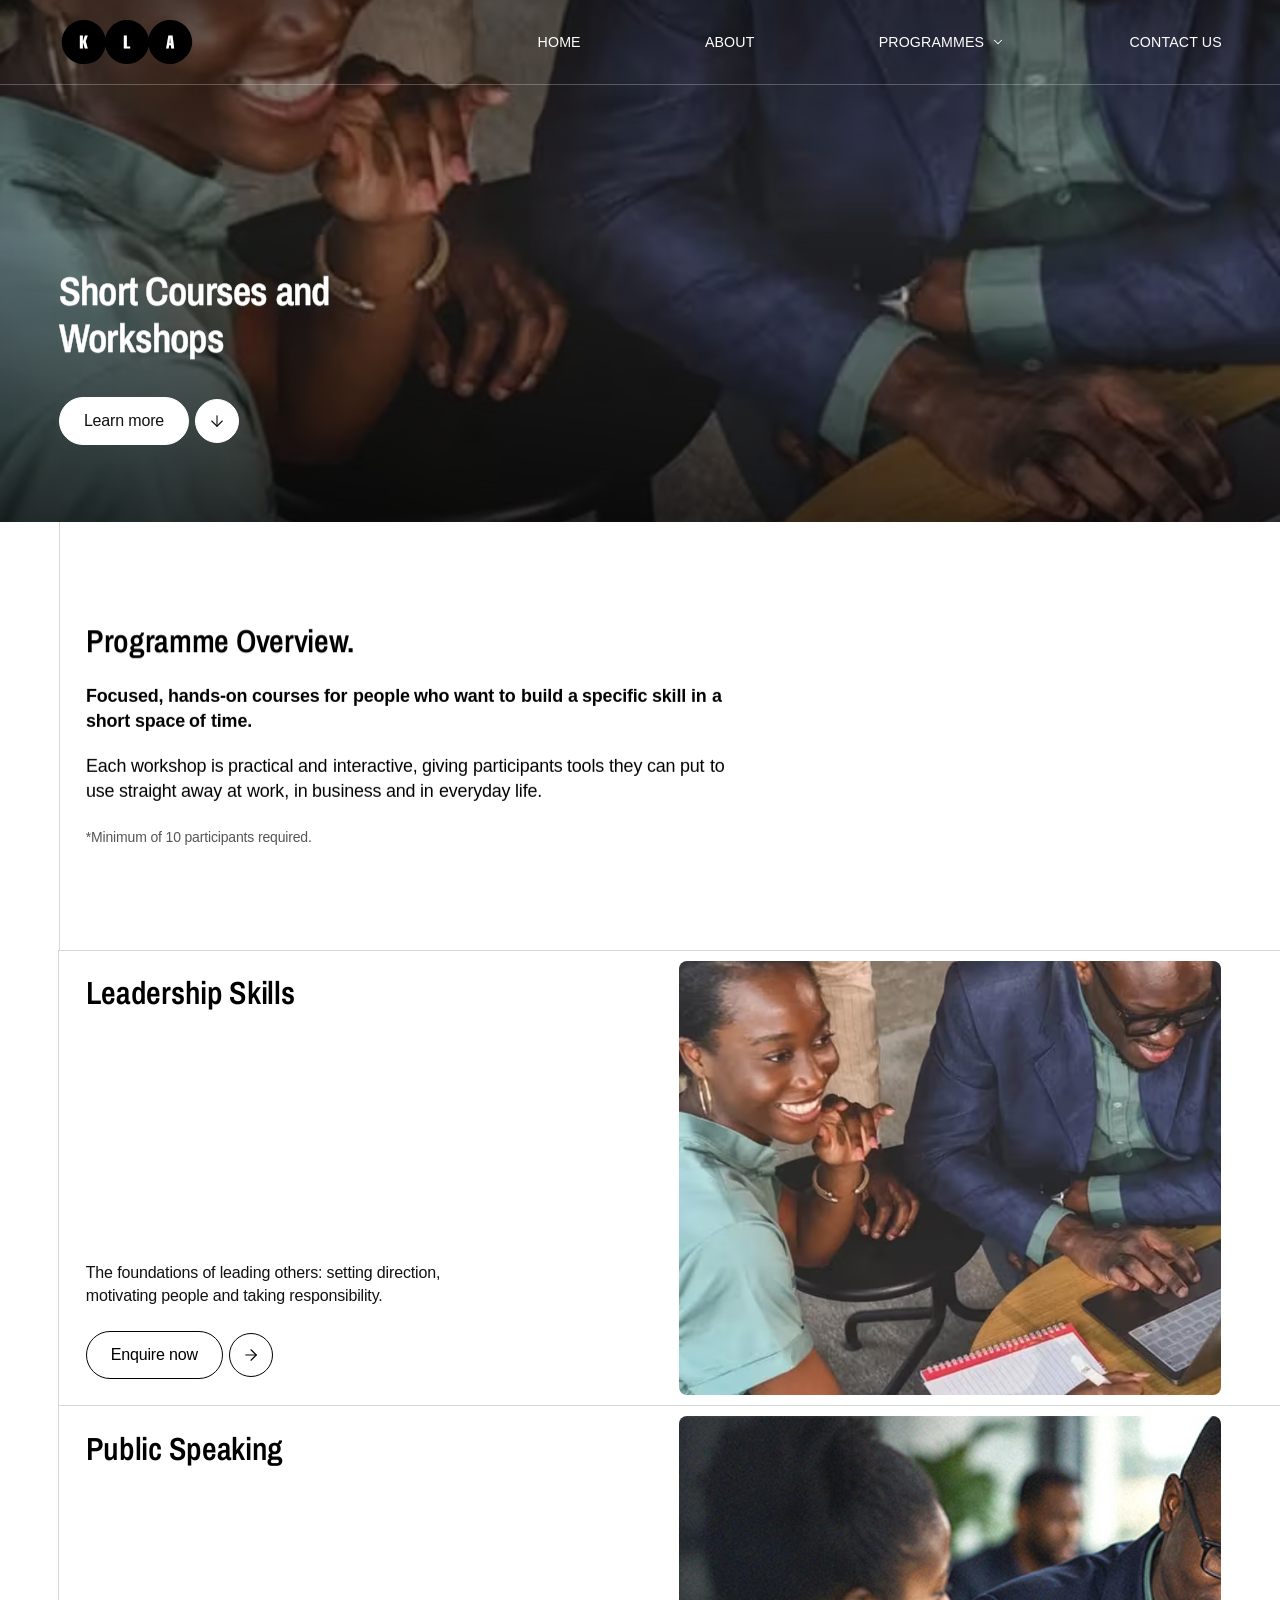
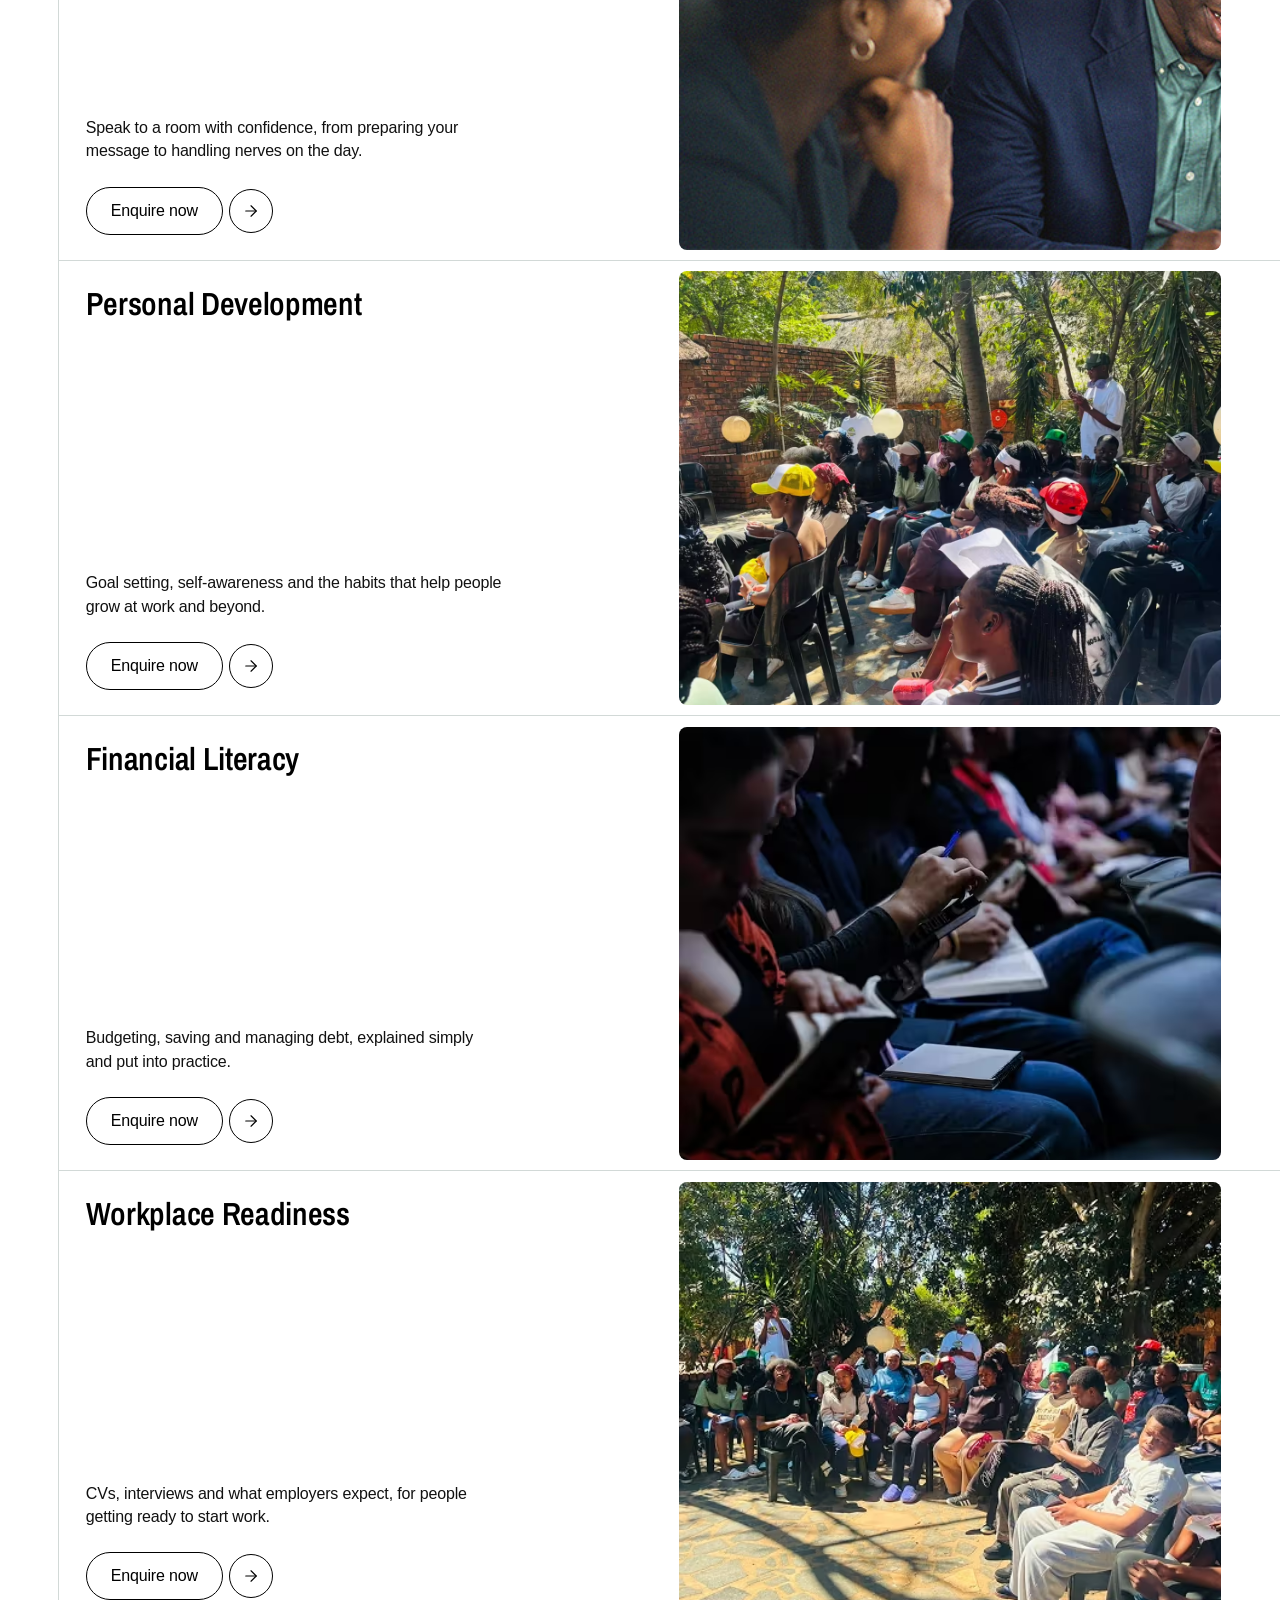
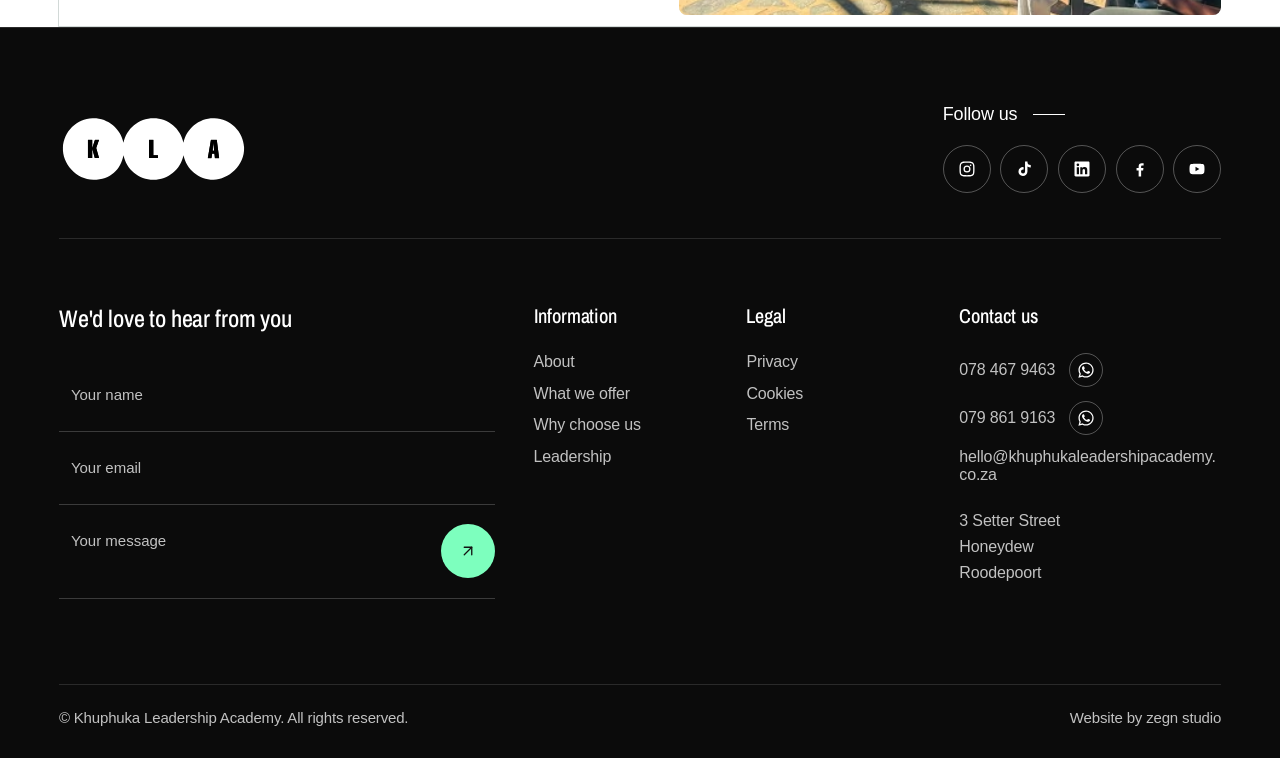
<file: programme/short-courses.html>
<!DOCTYPE html>
<html lang="en">

<head>
    <meta charset="UTF-8">
    <meta name="viewport" content="width=device-width, initial-scale=1.0">
    <meta name="description"
        content="Focused, hands-on courses for people who want to build a specific skill in a short space of time.">
    <!-- no preloader on inner pages: mark the page as loaded straight away so
         the hero's entrance animations run -->
    <script>document.documentElement.classList.add("js", "is-loaded");</script>
    <title>Short Courses &amp; Workshops | Khuphuka Leadership Academy</title>
    <!-- fonts come from Google: open the connections now so the font
         css and the woff2 behind it don't each pay for a new handshake -->
    <link rel="preconnect" href="https://fonts.googleapis.com">
    <link rel="preconnect" href="https://fonts.gstatic.com" crossorigin>
    <!-- the hero photo is only named in CSS, so start it before the
         stylesheet has arrived -->
    <link rel="preload" as="image" href="../assets/images/Working%20%26%20Meeting.avif" type="image/avif" fetchpriority="high">
    <link rel="stylesheet" href="../stylesheets/style.css">
    <link rel="stylesheet" href="https://fonts.googleapis.com/css2?family=Archivo+Narrow:wght@600;700&display=swap">
</head>

<body>
    <!-- a transparent bar over the hero photo, frosted once the page scrolls -->
    <header class="topbar topbar--overlay">
        <a class="brand-logo" href="../index.html" aria-label="Khuphuka Leadership Academy, home">
            <img src="../assets/icons/kla-logo-new.svg" alt="Khuphuka Leadership Academy">
        </a>

        <nav class="topbar-nav" aria-label="Primary">
            <ul class="topbar-links">
                <li><a class="topbar-link" href="../index.html">Home</a></li>
                <li><a class="topbar-link" href="../about.html">About</a></li>
                <li class="has-menu">
                    <button class="topbar-link topbar-trigger" type="button" aria-expanded="false"
                        aria-controls="programmes-menu">
                        Programmes
                        <svg xmlns="http://www.w3.org/2000/svg" width="14" height="14" viewBox="0 0 24 24" fill="none"
                            stroke="currentColor" stroke-width="1.75" stroke-linecap="round" stroke-linejoin="round"
                            aria-hidden="true">
                            <path d="m6 9 6 6 6-6" />
                        </svg>
                    </button>
                    <ul class="topbar-menu" id="programmes-menu" aria-label="Programmes">
                        <li>
                            <a href="school-leadership.html">
                                <img class="topbar-menu-thumb" src="../assets/images/Subtle-leadership-workshop-notes-on-whiteboard.avif" alt="" loading="lazy" decoding="async">
                                <span class="topbar-menu-name">School Leadership &amp; Development</span>
                                <svg class="topbar-menu-arrow" xmlns="http://www.w3.org/2000/svg" width="16" height="16" viewBox="0 0 24 24" fill="none" stroke="currentColor" stroke-width="1.75" stroke-linecap="round" stroke-linejoin="round" aria-hidden="true"><path d="m9 18 6-6-6-6" /></svg>
                            </a>
                        </li>
                        <li>
                            <a href="accredited-qualifications.html">
                                <img class="topbar-menu-thumb" src="../assets/images/accredited-q.avif" alt="" loading="lazy" decoding="async">
                                <span class="topbar-menu-name">Accredited Qualifications</span>
                                <svg class="topbar-menu-arrow" xmlns="http://www.w3.org/2000/svg" width="16" height="16" viewBox="0 0 24 24" fill="none" stroke="currentColor" stroke-width="1.75" stroke-linecap="round" stroke-linejoin="round" aria-hidden="true"><path d="m9 18 6-6-6-6" /></svg>
                            </a>
                        </li>
                        <li>
                            <a href="short-courses.html" aria-current="page">
                                <img class="topbar-menu-thumb" src="../assets/images/Working%20%26%20Meeting.avif" alt="" loading="lazy" decoding="async">
                                <span class="topbar-menu-name">Short Courses &amp; Workshops</span>
                                <svg class="topbar-menu-arrow" xmlns="http://www.w3.org/2000/svg" width="16" height="16" viewBox="0 0 24 24" fill="none" stroke="currentColor" stroke-width="1.75" stroke-linecap="round" stroke-linejoin="round" aria-hidden="true"><path d="m9 18 6-6-6-6" /></svg>
                            </a>
                        </li>
                        <li>
                            <a href="re5-preparation.html">
                                <img class="topbar-menu-thumb" src="../assets/images/rep-5.avif" alt="" loading="lazy" decoding="async">
                                <span class="topbar-menu-name">RE5 Preparation Workshops</span>
                                <svg class="topbar-menu-arrow" xmlns="http://www.w3.org/2000/svg" width="16" height="16" viewBox="0 0 24 24" fill="none" stroke="currentColor" stroke-width="1.75" stroke-linecap="round" stroke-linejoin="round" aria-hidden="true"><path d="m9 18 6-6-6-6" /></svg>
                            </a>
                        </li>
                        <li>
                            <a href="corporate-training.html">
                                <img class="topbar-menu-thumb" src="../assets/images/corporate.avif" alt="" loading="lazy" decoding="async">
                                <span class="topbar-menu-name">Corporate Training</span>
                                <svg class="topbar-menu-arrow" xmlns="http://www.w3.org/2000/svg" width="16" height="16" viewBox="0 0 24 24" fill="none" stroke="currentColor" stroke-width="1.75" stroke-linecap="round" stroke-linejoin="round" aria-hidden="true"><path d="m9 18 6-6-6-6" /></svg>
                            </a>
                        </li>
                        <li>
                            <a href="../index.html#programmes">
                                <img class="topbar-menu-thumb" src="../assets/images/youth.avif" alt="" loading="lazy" decoding="async">
                                <span class="topbar-menu-name">Youth Development Initiatives</span>
                                <svg class="topbar-menu-arrow" xmlns="http://www.w3.org/2000/svg" width="16" height="16" viewBox="0 0 24 24" fill="none" stroke="currentColor" stroke-width="1.75" stroke-linecap="round" stroke-linejoin="round" aria-hidden="true"><path d="m9 18 6-6-6-6" /></svg>
                            </a>
                        </li>
                    </ul>
                </li>
                <li><a class="topbar-link" href="#contact">Contact us</a></li>
            </ul>
        </nav>

        <button class="btn-menu-toggle topbar-toggle" type="button" aria-label="Open menu" aria-controls="site-menu"
            aria-expanded="false">
            <svg xmlns="http://www.w3.org/2000/svg" width="24" height="24" viewBox="0 0 24 24" fill="none"
                stroke="currentColor" stroke-width="1.5" stroke-linecap="round" aria-hidden="true">
                <path d="M3 9h18" />
                <path d="M3 15h18" />
            </svg>
        </button>
    </header>

    <!-- the hero: the photo across the full width, shorter than the home
         page's, with the title and button in white over it -->
    <section class="hero-split hero-split--cover hero-split--programme" aria-label="Short Courses and Workshops">
        <div class="hero-panel">
            <h1 data-text-reveal="70">Short Courses and Workshops</h1>
            <a class="hero-link btn-pill btn-pill--light" href="#introduction">
                <span class="btn-pill-label">Learn more</span>
                <span class="btn-pill-icon" aria-hidden="true">
                    <svg xmlns="http://www.w3.org/2000/svg" width="18" height="18" viewBox="0 0 24 24" fill="none"
                        stroke="currentColor" stroke-width="1.5" stroke-linecap="round" stroke-linejoin="round">
                        <path d="M12 5v14" />
                        <path d="m19 12-7 7-7-7" />
                    </svg>
                </span>
            </a>
        </div>
        <div class="hero-visual" aria-hidden="true">
            <!-- a layer rather than an <img>, so hero-parallax.js can drift it -->
            <div class="hero-bg" style="background-image: url('../assets/images/Working%20%26%20Meeting.avif')"></div>
        </div>
    </section>

    <main>
        <!-- one rule down the left of the intro and every camp; each camp
             is a row: the title top left, the copy and button bottom left,
             the photo on the right -->
        <div class="programme-body">
            <section class="programme-intro" id="introduction" aria-labelledby="introduction-title">
                <h2 class="programme-intro-title" id="introduction-title" data-text-reveal="70">Programme Overview.</h2>
                <p class="programme-lead" data-text-reveal="16">Focused, hands-on courses for people who want to build a specific skill in a short space of time.</p>
                <p data-text-reveal="16">Each workshop is practical and interactive, giving participants tools they can put to use straight away at work, in business and in everyday life.</p>
                <p class="programme-intro-note">*Minimum of 10 participants required.</p>
            </section>

            <article class="camp" id="leadership-skills" aria-labelledby="leadership-skills-title">
                <div class="camp-copy">
                    <h2 class="camp-title" id="leadership-skills-title">Leadership Skills</h2>
                    <div class="camp-foot">
                        <p class="camp-text">The foundations of leading others: setting direction, motivating people and taking responsibility.</p>
                        <a class="btn-pill" href="#contact">
                            <span class="btn-pill-label">Enquire now</span>
                            <span class="btn-pill-icon" aria-hidden="true">
                                <svg xmlns="http://www.w3.org/2000/svg" width="18" height="18" viewBox="0 0 24 24" fill="none"
                                    stroke="currentColor" stroke-width="1.5" stroke-linecap="round" stroke-linejoin="round">
                                    <path d="M5 12h14" />
                                    <path d="m12 5 7 7-7 7" />
                                </svg>
                            </span>
                        </a>
                    </div>
                </div>
                <div class="camp-media">
                    <img src="../assets/images/Working%20%26%20Meeting.avif" alt="" loading="lazy" decoding="async">
                </div>
            </article>

            <article class="camp" id="public-speaking" aria-labelledby="public-speaking-title">
                <div class="camp-copy">
                    <h2 class="camp-title" id="public-speaking-title">Public Speaking</h2>
                    <div class="camp-foot">
                        <p class="camp-text">Speak to a room with confidence, from preparing your message to handling nerves on the day.</p>
                        <a class="btn-pill" href="#contact">
                            <span class="btn-pill-label">Enquire now</span>
                            <span class="btn-pill-icon" aria-hidden="true">
                                <svg xmlns="http://www.w3.org/2000/svg" width="18" height="18" viewBox="0 0 24 24" fill="none"
                                    stroke="currentColor" stroke-width="1.5" stroke-linecap="round" stroke-linejoin="round">
                                    <path d="M5 12h14" />
                                    <path d="m12 5 7 7-7 7" />
                                </svg>
                            </span>
                        </a>
                    </div>
                </div>
                <div class="camp-media">
                    <img src="../assets/images/join-khuphuka-cta.jpg" alt="" loading="lazy" decoding="async">
                </div>
            </article>

            <article class="camp" id="personal-development" aria-labelledby="personal-development-title">
                <div class="camp-copy">
                    <h2 class="camp-title" id="personal-development-title">Personal Development</h2>
                    <div class="camp-foot">
                        <p class="camp-text">Goal setting, self-awareness and the habits that help people grow at work and beyond.</p>
                        <a class="btn-pill" href="#contact">
                            <span class="btn-pill-label">Enquire now</span>
                            <span class="btn-pill-icon" aria-hidden="true">
                                <svg xmlns="http://www.w3.org/2000/svg" width="18" height="18" viewBox="0 0 24 24" fill="none"
                                    stroke="currentColor" stroke-width="1.5" stroke-linecap="round" stroke-linejoin="round">
                                    <path d="M5 12h14" />
                                    <path d="m12 5 7 7-7 7" />
                                </svg>
                            </span>
                        </a>
                    </div>
                </div>
                <div class="camp-media">
                    <img src="../assets/images/youth.avif" alt="" loading="lazy" decoding="async">
                </div>
            </article>

            <article class="camp" id="financial-literacy" aria-labelledby="financial-literacy-title">
                <div class="camp-copy">
                    <h2 class="camp-title" id="financial-literacy-title">Financial Literacy</h2>
                    <div class="camp-foot">
                        <p class="camp-text">Budgeting, saving and managing debt, explained simply and put into practice.</p>
                        <a class="btn-pill" href="#contact">
                            <span class="btn-pill-label">Enquire now</span>
                            <span class="btn-pill-icon" aria-hidden="true">
                                <svg xmlns="http://www.w3.org/2000/svg" width="18" height="18" viewBox="0 0 24 24" fill="none"
                                    stroke="currentColor" stroke-width="1.5" stroke-linecap="round" stroke-linejoin="round">
                                    <path d="M5 12h14" />
                                    <path d="m12 5 7 7-7 7" />
                                </svg>
                            </span>
                        </a>
                    </div>
                </div>
                <div class="camp-media">
                    <img src="../assets/images/corporate.avif" alt="" loading="lazy" decoding="async">
                </div>
            </article>

            <article class="camp" id="workplace-readiness" aria-labelledby="workplace-readiness-title">
                <div class="camp-copy">
                    <h2 class="camp-title" id="workplace-readiness-title">Workplace Readiness</h2>
                    <div class="camp-foot">
                        <p class="camp-text">CVs, interviews and what employers expect, for people getting ready to start work.</p>
                        <a class="btn-pill" href="#contact">
                            <span class="btn-pill-label">Enquire now</span>
                            <span class="btn-pill-icon" aria-hidden="true">
                                <svg xmlns="http://www.w3.org/2000/svg" width="18" height="18" viewBox="0 0 24 24" fill="none"
                                    stroke="currentColor" stroke-width="1.5" stroke-linecap="round" stroke-linejoin="round">
                                    <path d="M5 12h14" />
                                    <path d="m12 5 7 7-7 7" />
                                </svg>
                            </span>
                        </a>
                    </div>
                </div>
                <div class="camp-media">
                    <img src="../assets/images/Rectangle%2023.avif" alt="" loading="lazy" decoding="async">
                </div>
            </article>
        </div>
    </main>

    <!-- the footer: the logo large across the top with the socials beside
         it, then the contact form and the link columns, then the small print -->
    <footer class="site-footer">
        <div class="footer-inner">
            <div class="footer-top">
                <a class="footer-logo" href="../index.html">
                    <img src="../assets/icons/kla-logo-new-white.svg" alt="Khuphuka Leadership Academy, home"
                        width="400" height="135" loading="lazy" decoding="async">
                </a>
                <div class="footer-follow">
                    <p class="footer-follow-label">Follow us</p>
                    <ul class="footer-socials" aria-label="Social media">
                        <li><a href="#" aria-label="Instagram" rel="noopener"><svg xmlns="http://www.w3.org/2000/svg" width="18" height="18" viewBox="0 0 24 24" fill="currentColor" aria-hidden="true"><path d="M12 7.3a4.7 4.7 0 1 0 0 9.4 4.7 4.7 0 0 0 0-9.4zm0 7.7a3 3 0 1 1 0-6 3 3 0 0 1 0 6zm5.9-7.9a1.1 1.1 0 1 1-2.2 0 1.1 1.1 0 0 1 2.2 0zM12 2c-2.7 0-3.1 0-4.1.1-1.1 0-1.8.2-2.4.5-.7.2-1.2.6-1.8 1.1C3.2 4.3 2.8 4.8 2.6 5.5c-.3.6-.4 1.3-.5 2.4C2 8.9 2 9.3 2 12s0 3.1.1 4.1c0 1.1.2 1.8.5 2.4.2.7.6 1.2 1.1 1.8.6.5 1.1.9 1.8 1.1.6.3 1.3.4 2.4.5 1 .1 1.4.1 4.1.1s3.1 0 4.1-.1c1.1 0 1.8-.2 2.4-.5.7-.2 1.2-.6 1.8-1.1.5-.6.9-1.1 1.1-1.8.3-.6.4-1.3.5-2.4.1-1 .1-1.4.1-4.1s0-3.1-.1-4.1c0-1.1-.2-1.8-.5-2.4-.2-.7-.6-1.2-1.1-1.8-.6-.5-1.1-.9-1.8-1.1-.6-.3-1.3-.4-2.4-.5C15.1 2 14.7 2 12 2zm0 1.8c2.7 0 3 0 4 .1 1 0 1.5.2 1.9.3.5.2.8.4 1.1.8.4.3.6.6.8 1.1.1.4.3.9.3 1.9.1 1 .1 1.3.1 4s0 3-.1 4c0 1-.2 1.5-.3 1.9-.2.5-.4.8-.8 1.1-.3.4-.6.6-1.1.8-.4.1-.9.3-1.9.3-1 .1-1.3.1-4 .1s-3 0-4-.1c-1 0-1.5-.2-1.9-.3-.5-.2-.8-.4-1.1-.8-.4-.3-.6-.6-.8-1.1-.1-.4-.3-.9-.3-1.9-.1-1-.1-1.3-.1-4s0-3 .1-4c0-1 .2-1.5.3-1.9.2-.5.4-.8.8-1.1.3-.4.6-.6 1.1-.8.4-.1.9-.3 1.9-.3 1-.1 1.3-.1 4-.1z" /></svg></a></li>
                        <li><a href="#" aria-label="TikTok" rel="noopener"><svg xmlns="http://www.w3.org/2000/svg" width="18" height="18" viewBox="0 0 24 24" fill="currentColor" aria-hidden="true"><path d="M16.6 2h-3.2v13.4a2.7 2.7 0 1 1-2.7-2.7c.3 0 .5 0 .8.1V9.5a6 6 0 1 0 5.1 5.9V8.6a7.6 7.6 0 0 0 4.4 1.4V6.8A4.5 4.5 0 0 1 16.6 2z" /></svg></a></li>
                        <li><a href="#" aria-label="LinkedIn" rel="noopener"><svg xmlns="http://www.w3.org/2000/svg" width="18" height="18" viewBox="0 0 24 24" fill="currentColor" aria-hidden="true"><path d="M20.4 2H3.6C2.7 2 2 2.7 2 3.6v16.8c0 .9.7 1.6 1.6 1.6h16.8c.9 0 1.6-.7 1.6-1.6V3.6c0-.9-.7-1.6-1.6-1.6zM8 19H5V9.5h3V19zM6.5 8.2a1.7 1.7 0 1 1 0-3.5 1.7 1.7 0 0 1 0 3.5zM19 19h-3v-4.6c0-1.1 0-2.5-1.5-2.5s-1.8 1.2-1.8 2.4V19h-3V9.5h2.9v1.3h.1c.4-.8 1.4-1.5 2.8-1.5 3 0 3.5 2 3.5 4.5V19z" /></svg></a></li>
                        <li><a href="#" aria-label="Facebook" rel="noopener"><svg xmlns="http://www.w3.org/2000/svg" width="18" height="18" viewBox="0 0 24 24" fill="currentColor" aria-hidden="true"><path d="M13.5 22v-8h2.7l.4-3.2h-3.1V8.8c0-.9.3-1.6 1.6-1.6h1.7V4.4c-.3 0-1.3-.1-2.5-.1-2.5 0-4.1 1.5-4.1 4.2v2.3H7.4V14h2.8v8h3.3z" /></svg></a></li>
                        <li><a href="#" aria-label="YouTube" rel="noopener"><svg xmlns="http://www.w3.org/2000/svg" width="18" height="18" viewBox="0 0 24 24" fill="currentColor" aria-hidden="true"><path d="M21.6 7.2c-.2-.9-.9-1.6-1.8-1.8C18.2 5 12 5 12 5s-6.2 0-7.8.4c-.9.2-1.6.9-1.8 1.8C2 8.8 2 12 2 12s0 3.2.4 4.8c.2.9.9 1.6 1.8 1.8C5.8 19 12 19 12 19s6.2 0 7.8-.4c.9-.2 1.6-.9 1.8-1.8.4-1.6.4-4.8.4-4.8s0-3.2-.4-4.8zM10 15V9l5.2 3L10 15z" /></svg></a></li>
                    </ul>
                </div>
            </div>

            <div class="footer-main">
                <!-- api/contact.php emails each enquiry to the academy and keeps a copy -->
                <form class="footer-form" id="contact" action="../api/contact.php" method="POST">
                    <!-- left empty by people; bots that fill it are treated as spam -->
                    <p class="footer-hp" aria-hidden="true">
                        <label>Leave this empty <input type="text" name="honeypot" tabindex="-1" autocomplete="off"></label>
                    </p>
                    <h3 class="footer-form-title">We'd love to hear from you</h3>
                    <p class="footer-field">
                        <label for="footer-name" class="sr-only">Your name</label>
                        <input id="footer-name" name="name" type="text" placeholder="Your name"
                            autocomplete="name" required>
                    </p>
                    <p class="footer-field">
                        <label for="footer-email" class="sr-only">Your email</label>
                        <input id="footer-email" name="email" type="email" placeholder="Your email"
                            autocomplete="email" required>
                    </p>
                    <p class="footer-field footer-field--message">
                        <label for="footer-message" class="sr-only">Your message</label>
                        <textarea id="footer-message" name="message" rows="2" placeholder="Your message"
                            required></textarea>
                        <button class="footer-submit" type="submit" aria-label="Send message">
                            <svg xmlns="http://www.w3.org/2000/svg" width="18" height="18" viewBox="0 0 24 24" fill="none" stroke="currentColor" stroke-width="1.75" stroke-linecap="round" stroke-linejoin="round" aria-hidden="true"><path d="M7 17 17 7" /><path d="M7 7h10v10" /></svg>
                        </button>
                    </p>
                    <p class="footer-form-status" role="status" aria-live="polite"></p>
                </form>

                <nav class="footer-col" aria-label="Information">
                    <h3 class="footer-heading">Information</h3>
                    <ul>
                        <li><a href="../about.html">About</a></li>
                        <li><a href="../index.html#programmes">What we offer</a></li>
                        <li><a href="../index.html#why-choose">Why choose us</a></li>
                        <li><a href="../index.html#leadership">Leadership</a></li>
                    </ul>
                </nav>

                <nav class="footer-col" aria-label="Legal">
                    <h3 class="footer-heading">Legal</h3>
                    <ul>
                        <li><a href="#">Privacy</a></li>
                        <li><a href="#">Cookies</a></li>
                        <li><a href="#">Terms</a></li>
                    </ul>
                </nav>

                <div class="footer-col footer-contact">
                    <h3 class="footer-heading">Contact us</h3>
                    <ul>
                        <li class="footer-phone">
                            <a href="tel:+27784679463">078 467 9463</a>
                            <span class="footer-phone-actions">
                                <a class="footer-icon-btn" href="https://wa.me/27784679463" target="_blank" rel="noopener"
                                    aria-label="WhatsApp 078 467 9463"><svg xmlns="http://www.w3.org/2000/svg" width="16" height="16" viewBox="0 0 24 24" fill="currentColor" aria-hidden="true"><path d="M17.47 14.38c-.3-.15-1.76-.87-2.03-.97-.27-.1-.47-.15-.67.15-.2.3-.77.97-.94 1.17-.17.2-.35.22-.64.07-.3-.15-1.26-.46-2.39-1.48-.88-.79-1.48-1.76-1.65-2.06-.17-.3-.02-.46.13-.6.13-.13.3-.35.45-.52.15-.17.2-.3.3-.5.1-.2.05-.37-.02-.52-.08-.15-.67-1.62-.92-2.22-.24-.58-.49-.5-.67-.51h-.57c-.2 0-.52.07-.79.37-.27.3-1.04 1.02-1.04 2.48s1.07 2.88 1.21 3.08c.15.2 2.1 3.2 5.08 4.49.71.31 1.26.49 1.69.63.71.23 1.36.2 1.87.12.57-.09 1.76-.72 2.01-1.41.25-.7.25-1.29.17-1.41-.07-.13-.27-.2-.57-.35zM12.05 21.5h-.01a9.4 9.4 0 0 1-4.8-1.31l-.34-.2-3.57.94.95-3.48-.22-.36a9.41 9.41 0 0 1-1.44-5.02c0-5.2 4.23-9.43 9.44-9.43 2.52 0 4.89.98 6.67 2.77a9.37 9.37 0 0 1 2.76 6.67c0 5.2-4.23 9.43-9.44 9.43zm8.03-17.46A11.32 11.32 0 0 0 12.05.72C5.79.72.7 5.81.7 12.07c0 2 .52 3.95 1.52 5.67L.6 23.62l6.02-1.58a11.33 11.33 0 0 0 5.42 1.38h.01c6.26 0 11.35-5.09 11.35-11.35 0-3.03-1.18-5.88-3.32-8.03z" /></svg></a>
                            </span>
                        </li>
                        <li class="footer-phone">
                            <a href="tel:+27798619163">079 861 9163</a>
                            <span class="footer-phone-actions">
                                <a class="footer-icon-btn" href="https://wa.me/27798619163" target="_blank" rel="noopener"
                                    aria-label="WhatsApp 079 861 9163"><svg xmlns="http://www.w3.org/2000/svg" width="16" height="16" viewBox="0 0 24 24" fill="currentColor" aria-hidden="true"><path d="M17.47 14.38c-.3-.15-1.76-.87-2.03-.97-.27-.1-.47-.15-.67.15-.2.3-.77.97-.94 1.17-.17.2-.35.22-.64.07-.3-.15-1.26-.46-2.39-1.48-.88-.79-1.48-1.76-1.65-2.06-.17-.3-.02-.46.13-.6.13-.13.3-.35.45-.52.15-.17.2-.3.3-.5.1-.2.05-.37-.02-.52-.08-.15-.67-1.62-.92-2.22-.24-.58-.49-.5-.67-.51h-.57c-.2 0-.52.07-.79.37-.27.3-1.04 1.02-1.04 2.48s1.07 2.88 1.21 3.08c.15.2 2.1 3.2 5.08 4.49.71.31 1.26.49 1.69.63.71.23 1.36.2 1.87.12.57-.09 1.76-.72 2.01-1.41.25-.7.25-1.29.17-1.41-.07-.13-.27-.2-.57-.35zM12.05 21.5h-.01a9.4 9.4 0 0 1-4.8-1.31l-.34-.2-3.57.94.95-3.48-.22-.36a9.41 9.41 0 0 1-1.44-5.02c0-5.2 4.23-9.43 9.44-9.43 2.52 0 4.89.98 6.67 2.77a9.37 9.37 0 0 1 2.76 6.67c0 5.2-4.23 9.43-9.44 9.43zm8.03-17.46A11.32 11.32 0 0 0 12.05.72C5.79.72.7 5.81.7 12.07c0 2 .52 3.95 1.52 5.67L.6 23.62l6.02-1.58a11.33 11.33 0 0 0 5.42 1.38h.01c6.26 0 11.35-5.09 11.35-11.35 0-3.03-1.18-5.88-3.32-8.03z" /></svg></a>
                            </span>
                        </li>
                        <li><a href="mailto:hello@khuphukaleadershipacademy.co.za">hello@khuphukaleadershipacademy.co.za</a></li>
                    </ul>
                    <address class="footer-address">3 Setter Street<br>Honeydew<br>Roodepoort</address>
                </div>
            </div>

            <div class="footer-bottom">
                <p class="footer-copy">&copy; Khuphuka Leadership Academy. All rights reserved.</p>
                <p class="footer-credit">Website by zegn studio</p>
            </div>
        </div>
    </footer>
    <div class="menu-overlay" id="site-menu" aria-hidden="true" inert>
        <div class="menu-panel" role="dialog" aria-modal="true" aria-label="Site menu" data-lenis-prevent>
            <!-- the same row as the top bar, so the drawer reads as the bar opened up -->
            <div class="menu-top">
                <a class="menu-brand" href="../index.html" aria-label="Khuphuka Leadership Academy, home">
                    <img src="../assets/icons/kla-logo-new.svg" alt="Khuphuka Leadership Academy">
                </a>
                <button class="btn-menu-close" type="button" aria-label="Close menu">
                    <svg xmlns="http://www.w3.org/2000/svg" width="20" height="20" viewBox="0 0 24 24" fill="none"
                        stroke="currentColor" stroke-width="1.5" stroke-linecap="round" stroke-linejoin="round"
                        aria-hidden="true">
                        <path d="M18 6 6 18" />
                        <path d="m6 6 12 12" />
                    </svg>
                </button>
            </div>

            <nav class="menu-nav" aria-label="Main menu">
                <ul class="menu-list">
                    <li class="menu-item" style="--i: 0">
                        <a class="menu-link" href="../index.html">
                            <span class="menu-label">Home</span>
                            <svg class="menu-arrow" xmlns="http://www.w3.org/2000/svg" viewBox="0 0 24 24" fill="none"
                                stroke="currentColor" stroke-width="1.5" stroke-linecap="round" stroke-linejoin="round"
                                aria-hidden="true">
                                <path d="M5 12h14" />
                                <path d="m12 5 7 7-7 7" />
                            </svg>
                        </a>
                    </li>

                    <li class="menu-item" style="--i: 1">
                        <a class="menu-link" href="../about.html">
                            <span class="menu-label">About</span>
                            <svg class="menu-arrow" xmlns="http://www.w3.org/2000/svg" viewBox="0 0 24 24" fill="none"
                                stroke="currentColor" stroke-width="1.5" stroke-linecap="round" stroke-linejoin="round"
                                aria-hidden="true">
                                <path d="M5 12h14" />
                                <path d="m12 5 7 7-7 7" />
                            </svg>
                        </a>
                    </li>

                    <!-- the programmes fold out under their own row -->
                    <li class="menu-item menu-group" style="--i: 2">
                        <button class="menu-link menu-group-toggle" type="button" aria-expanded="false"
                            aria-controls="menu-programmes">
                            <span class="menu-label">Programmes</span>
                            <svg class="menu-chevron" xmlns="http://www.w3.org/2000/svg" viewBox="0 0 24 24" fill="none"
                                stroke="currentColor" stroke-width="1.5" stroke-linecap="round" stroke-linejoin="round"
                                aria-hidden="true">
                                <path d="m6 9 6 6 6-6" />
                            </svg>
                        </button>
                        <div class="menu-sub" id="menu-programmes">
                            <ul class="menu-sublist">
                                <li><a class="menu-sublink" href="school-leadership.html">School Leadership
                                        &amp; Development</a></li>
                                <li><a class="menu-sublink" href="accredited-qualifications.html">Accredited
                                        Qualifications</a></li>
                                <li><a class="menu-sublink" href="short-courses.html" aria-current="page">Short Courses &amp;
                                        Workshops</a></li>
                                <li><a class="menu-sublink" href="re5-preparation.html">RE5 Preparation
                                        Workshops</a></li>
                                <li><a class="menu-sublink" href="corporate-training.html">Corporate
                                        Training</a></li>
                                <li><a class="menu-sublink" href="../index.html#programmes">Youth Development
                                        Initiatives</a></li>
                            </ul>
                        </div>
                    </li>

                    <li class="menu-item" style="--i: 3">
                        <a class="menu-link" href="#contact">
                            <span class="menu-label">Contact us</span>
                            <svg class="menu-arrow" xmlns="http://www.w3.org/2000/svg" viewBox="0 0 24 24" fill="none"
                                stroke="currentColor" stroke-width="1.5" stroke-linecap="round" stroke-linejoin="round"
                                aria-hidden="true">
                                <path d="M5 12h14" />
                                <path d="m12 5 7 7-7 7" />
                            </svg>
                        </a>
                    </li>
                </ul>
            </nav>
        </div>
    </div>

    <script src="../scripts/vendor/lenis.min.js" defer></script>
    <script src="../scripts/smooth-scroll.js" defer></script>
    <script src="../scripts/hero-parallax.js" defer></script>
    <script src="../scripts/text-reveal.js" defer></script>
    <script src="../scripts/menu.js" defer></script>
    <script src="../scripts/topbar.js" defer></script>
    <script src="../scripts/contact-form.js" defer></script>
</body>

</html>
</file>
<file: stylesheets/style.css>
@charset "UTF-8";
/* Khuphuka Leadership Academy: the site's one stylesheet.

   Edit this file, not style.css. The Live Sass Compiler extension in
   VS Code ("Watch Sass" in the status bar) turns it into style.css and
   style.css.map, adding the browser prefixes. See docs/front-end.md.

   Contents, in file order:
     Settings ........ colours, button look, gutters, fonts
     Base ............ body, headings font
     Top bar ......... the nav on every page, with the Programmes drop-down
     Hero ............ the photo hero (every page; shorter on programmes)
     Intro cards ..... photo or video beside a white copy card (home, about)
     Video player .... our own controls over the About video
     About page ...... vision and mission, values
     CTA banner ...... the closing photo card (home, about)
     Section headings  .section-title and .section-intro
     What we do ...... the home page card slider
     Expanded menu ... the full-screen menu behind the menu button
     Why choose us ... the home page accordion
     Team ............ the founders
     Text reveal ..... words rising into view
     Preloader ....... the home page loading counter
     Footer .......... logo, socials, contact form, links
     Programme pages . the short hero, the overview and the stacking rows
     Mobile .......... small-screen overrides
     Smooth scroll ... rules the Lenis library needs

   The webfont is linked from each page's <head> (with a preconnect) rather
   than imported here, so the browser can fetch it alongside this file
   instead of only after it. */
/* ---------- Settings ---------- */
:root {
  --text-color-dark: #000000;
  /* the page colour behind every section between the hero and the footer */
  --background-page: #f8f8f8;
  /* the mint button colours, with a dark label */
  --btn-bg: #7dffbe;
  --btn-bg-hover: #5ff0a8;
  --btn-ink: #131212;
  /* the home page: one left/right gutter for every section, and the
     hairline that separates them */
  --page-gutter: clamp(1.25rem, 4.6vw, 6.25rem);
  /* translucent rather than a fixed grey, so it holds its contrast on the
     white bar and on the green-to-cyan wash alike */
  --hairline: rgba(8, 44, 36, 0.18);
}

/* two families: Franklin Gothic Demi Cond for every heading, Helvetica for
   everything else. Franklin Gothic is a system font (Windows, Office), not
   a web font, so visitors without it fall back to Archivo Narrow, a similar
   condensed grotesque served from Google */
:root {
  --font-heading:
    "Franklin Gothic Demi Cond", "Franklin Gothic Demi", "Archivo Narrow",
    "Arial Narrow", sans-serif;
  --font-body: "Helvetica Neue", Helvetica, Arial, sans-serif;
}

/* ---------- Base ---------- */
body {
  padding: 0;
  margin: 0;
  box-sizing: border-box;
  font-family: var(--font-body);
  /* -1%: body copy sits a touch tighter everywhere */
  letter-spacing: -0.01em;
  background-color: var(--background-page);
}

/* ---------- Base: headings font ---------- */
h1,
h2,
h3,
.section-title,
.why-choose-toggle {
  font-family: var(--font-heading);
  /* Demi Cond is a single-weight face; never let the browser embolden it */
  font-synthesis: none;
}

/* ---------- Top bar ---------- */
/* a plain white bar: the logo on the left, the links sitting right of
   centre, a hairline underneath */
.topbar {
  /* 94px at 1440 */
  --topbar-h: clamp(64px, 6.53vw, 104px);
  --nav-height: clamp(40px, 3.6vw, 54px);
  z-index: 20;
  display: grid;
  /* the logo cell is the hero panel's width, so the links begin exactly
     on the line where the panel meets the photo */
  grid-template-columns: minmax(0, 42%) minmax(0, 1fr) auto;
  align-items: center;
  min-height: var(--topbar-h);
  padding: 0;
  /* frosted glass: the page shows through, softened, as it scrolls under */
  background: rgba(255, 255, 255, 0.7);
  -webkit-backdrop-filter: blur(14px) saturate(160%);
  backdrop-filter: blur(14px) saturate(160%);
  /* stays at the top of the screen as the page scrolls */
  position: sticky;
  top: 0;
  border-bottom: 1px solid var(--hairline);
}
.topbar .brand-logo {
  display: flex;
  align-items: center;
  padding-left: var(--page-gutter);
  line-height: 0;
}
.topbar .brand-logo img {
  display: block;
  width: auto;
  height: var(--nav-height);
}

.topbar-nav {
  display: flex;
  justify-content: flex-start;
}

.topbar-links {
  display: flex;
  align-items: center;
  /* 140px between links at 1440 */
  gap: clamp(2rem, 9.7vw, 9.5rem);
  margin: 0;
  padding: 0;
  list-style: none;
}
.topbar-links > li {
  position: relative;
}

.topbar-link {
  position: relative;
  display: inline-flex;
  align-items: center;
  gap: 0.45rem;
  padding: 0.5rem 0;
  border: 0;
  background: none;
  font: inherit;
  /* 16px at 1440 */
  font-size: clamp(0.8125rem, 1.11vw, 1.125rem);
  font-weight: 400;
  letter-spacing: 0.01em;
  text-transform: uppercase;
  color: #000;
  text-decoration: none;
  cursor: pointer;
}
.topbar-link::after {
  content: "";
  position: absolute;
  left: 0;
  right: 0;
  bottom: 0.2rem;
  height: 1px;
  background: currentColor;
  transform: scaleX(0);
  transform-origin: left center;
  transition: transform 320ms cubic-bezier(0.22, 1, 0.3, 1);
}
.topbar-link:hover::after, .topbar-link:focus-visible::after {
  transform: scaleX(1);
}
.topbar-link:focus-visible {
  outline: 2px solid #09ac66;
  outline-offset: 4px;
}
.topbar-link svg {
  transition: transform 260ms ease;
}

/* the Programmes mega menu: a full-width white panel hanging under the
   bar's hairline, holding a three-column grid of cards, each a photo
   beside the programme's name */
.topbar-links > li.has-menu {
  position: static;
}

.topbar-menu {
  position: absolute;
  top: 100%;
  left: 0;
  right: 0;
  display: grid;
  grid-template-columns: repeat(3, minmax(0, 1fr));
  gap: clamp(0.75rem, 1.6vw, 1.5rem) clamp(0.625rem, 1vw, 1rem);
  margin: 0;
  padding: clamp(1.75rem, 2.8vw, 2.75rem) var(--page-gutter) clamp(2.25rem, 3.5vw, 3.5rem);
  list-style: none;
  background: #fff;
  /* the panel sits over the bar's bottom hairline, so it draws its own in
     the same place; the divider stays visible while the list is open */
  border-top: 1px solid var(--hairline);
  border-bottom: 1px solid var(--hairline);
  box-shadow: 0 24px 40px rgba(8, 44, 36, 0.08);
  opacity: 0;
  visibility: hidden;
  transform: translateY(-6px);
  transition: opacity 220ms ease, transform 260ms cubic-bezier(0.22, 1, 0.3, 1), visibility 0s linear 220ms;
}
.topbar-menu a {
  display: grid;
  grid-template-columns: clamp(88px, 8vw, 120px) minmax(0, 1fr) auto;
  align-items: center;
  gap: clamp(1rem, 1.6vw, 1.5rem);
  /* a set height, so the photos fill it rather than size it */
  height: clamp(76px, 6.6vw, 96px);
  padding-right: 1.25rem;
  border-radius: 6px;
  background: #f5f5f5;
  color: #000;
  text-decoration: none;
  transition: background 220ms ease;
}
.topbar-menu a:hover, .topbar-menu a:focus-visible {
  /* a pale tint of the mint button colour */
  background: #e2fff0;
}
.topbar-menu a:focus-visible {
  outline: 2px solid #09ac66;
  outline-offset: 3px;
}

/* the photo fills the card's left end, rounded on the outer corners */
.topbar-menu-thumb {
  width: 100%;
  height: 100%;
  min-height: 0;
  -o-object-fit: cover;
     object-fit: cover;
  border-radius: 6px 0 0 6px;
}

.topbar-menu-name {
  font-size: clamp(0.875rem, 1.05vw, 1.0625rem);
  line-height: 1.3;
}

/* the chevron slides in from the left on hover */
.topbar-menu-arrow {
  opacity: 0;
  transform: translateX(-6px);
  transition: opacity 220ms ease, transform 320ms cubic-bezier(0.22, 1, 0.3, 1);
}
a:hover .topbar-menu-arrow, a:focus-visible .topbar-menu-arrow {
  opacity: 1;
  transform: none;
}

.has-menu:hover .topbar-menu,
.has-menu.is-open .topbar-menu {
  opacity: 1;
  visibility: visible;
  transform: none;
  transition: opacity 220ms ease, transform 260ms cubic-bezier(0.22, 1, 0.3, 1);
}

.has-menu:hover .topbar-trigger svg,
.has-menu.is-open .topbar-trigger svg {
  transform: rotate(180deg);
}

/* phones: the links give way to the menu button and the drawer */
.topbar-toggle {
  display: none;
  grid-column: 3;
  justify-self: end;
  width: 44px;
  height: 44px;
  margin-right: var(--page-gutter);
  padding: 0;
  border: 1px solid #111;
  border-radius: 0;
  background: transparent;
  color: #111;
  align-items: center;
  justify-content: center;
  cursor: pointer;
}
.topbar-toggle svg {
  display: block;
}
.topbar-toggle:hover, .topbar-toggle:focus-visible {
  background: #111;
  color: #fff;
}

/* ---------- Hero ---------- */
/* copy on a pale panel to the left, the photo filling the right */
.hero-split {
  display: grid;
  grid-template-columns: minmax(0, 42%) minmax(0, 1fr);
  /* 512px at 1440 */
  min-height: clamp(420px, 35.56vw, 720px);
  /* the band runs on under the photo by one page gutter, in the page
     colour that shows through from the body */
  padding-bottom: var(--page-gutter);
  /* the copy sits in the lower part of the panel: 41px above its bottom
     edge at 1440, with 90px between the headline and the link */
  /* 30px on a 38px line at 1440, wrapping to three lines */
  /* the hero's button: a white .btn-pill (see .btn-pill--light); the
     panel's gap does the spacing */
  /* the photo on its own layer so hero-parallax.js can drift it; the
     small overhang above is what the drift uses up */
}
.hero-split .hero-panel {
  display: flex;
  flex-direction: column;
  justify-content: flex-end;
  align-items: flex-start;
  /* 40px between the headline and the link at 1440 */
  gap: clamp(1.75rem, 2.8vw, 3rem);
  /* a narrower right padding: the photo is the boundary on that side,
     and the headline needs the room on smaller desktops */
  padding: clamp(3rem, 6vw, 6rem) clamp(1.5rem, 3vw, 4rem) clamp(2rem, 2.85vw, 3rem) var(--page-gutter);
}
.hero-split h1 {
  margin: 0;
  /* measured in the font's own size so the lines break the same at any
     width: "Empowering People To / Lead. Developing Leaders / Who Make
     A Difference." */
  max-width: min(100%, 10.5em);
  /* 45px at 1440 */
  font-size: clamp(2.125rem, 3.125vw, 3.375rem);
  font-weight: 600;
  line-height: 1.17;
  letter-spacing: -0.02em;
  color: #000;
  /* Demi Cond comes in one weight; a hairline stroke adds a little
     more without the smear of a synthetic bold */
  -webkit-text-stroke: 0.45px currentColor;
  paint-order: stroke fill;
}
.hero-split .hero-link {
  margin-top: 0;
  /* settles in after the headline's words, once the preloader has lifted */
}
html.js .hero-split .hero-link {
  opacity: 0;
  transform: translateY(12px);
}
html.is-loaded .hero-split .hero-link {
  animation: hero-settle 720ms cubic-bezier(0.22, 1, 0.3, 1) 950ms forwards;
}
.hero-split .hero-visual {
  position: relative;
  overflow: hidden;
  background: #e4e4e4;
}
.hero-split .hero-bg {
  position: absolute;
  inset: -16px 0 0 0;
  background-image: url("../assets/images/Subtle-leadership-workshop-notes-on-whiteboard.avif");
  background-size: cover;
  background-position: center;
  will-change: transform;
}

/* the full-screen hero (home and About): the photo across the full width and height of the
   screen, the copy in white over a darkening wash, and the top bar laid
   transparently over the top of it */
.topbar.topbar--overlay {
  position: fixed;
  top: 0;
  left: 0;
  right: 0;
  transition: background-color 280ms ease, border-color 280ms ease, -webkit-backdrop-filter 280ms ease;
  transition: background-color 280ms ease, border-color 280ms ease, backdrop-filter 280ms ease;
  transition: background-color 280ms ease, border-color 280ms ease, backdrop-filter 280ms ease, -webkit-backdrop-filter 280ms ease;
  /* see-through over the photo until the page scrolls (topbar.js adds
     is-scrolled) or the Programmes menu opens, then the usual frosted bar */
}
.topbar.topbar--overlay:not(.is-scrolled):not(:has(.has-menu:hover, .has-menu.is-open)) {
  background: transparent;
  -webkit-backdrop-filter: none;
  backdrop-filter: none;
  border-bottom-color: rgba(255, 255, 255, 0.25);
}
.topbar.topbar--overlay:not(.is-scrolled):not(:has(.has-menu:hover, .has-menu.is-open)) .topbar-link {
  color: #fff;
}
.topbar.topbar--overlay:not(.is-scrolled):not(:has(.has-menu:hover, .has-menu.is-open)) .topbar-toggle {
  border-color: #fff;
  color: #fff;
}
.topbar.topbar--overlay:not(.is-scrolled):not(:has(.has-menu:hover, .has-menu.is-open)) .topbar-toggle:hover, .topbar.topbar--overlay:not(.is-scrolled):not(:has(.has-menu:hover, .has-menu.is-open)) .topbar-toggle:focus-visible {
  background: #fff;
  color: #111;
}

.hero-split.hero-split--cover {
  position: relative;
  grid-template-columns: minmax(0, 1fr);
  min-height: 100vh;
  min-height: 100svh;
  padding-bottom: 0;
}
.hero-split.hero-split--cover .hero-panel {
  position: relative;
  z-index: 1;
  /* clear the top bar laid over the photo */
  padding-top: calc(clamp(64px, 6.53vw, 104px) + 3rem);
  padding-bottom: clamp(3rem, 6vw, 6rem);
}
.hero-split.hero-split--cover h1 {
  color: #fff;
}
.hero-split.hero-split--cover .hero-visual {
  position: absolute;
  inset: 0;
  aspect-ratio: auto;
  /* darker toward the lower left, where the copy sits */
}
.hero-split.hero-split--cover .hero-visual::after {
  content: "";
  position: absolute;
  inset: 0;
  background: linear-gradient(to top, rgba(0, 0, 0, 0.7) 0%, rgba(0, 0, 0, 0.2) 55%, rgba(0, 0, 0, 0.45) 100%), linear-gradient(to right, rgba(0, 0, 0, 0.35) 0%, rgba(0, 0, 0, 0) 60%);
}

/* ---------- Intro cards (home, about) ---------- */
/* the sections between the hero and the footer are transparent, so the
   body's page colour shows through all of them */
/* a photo filling the 42% column on the left, with the title, copy and
   button centred beside it on the right */
.about-statement {
  display: grid;
  grid-template-columns: minmax(0, 42%) minmax(0, 1fr);
  align-items: center;
  /* about 72px above the photo and 77px below it at 1440 */
  padding: clamp(3rem, 5vw, 5rem) 0 clamp(3rem, 5.3vw, 5.5rem);
}

/* the photo runs from the gutter to the column's edge */
.about-media {
  padding: 0 0 0 var(--page-gutter);
  /* the About page's video, a little taller than widescreen to suit the column */
}
.about-media img {
  display: block;
  width: 100%;
  /* about 540 by 462 at 1440 */
  aspect-ratio: 7/6;
  -o-object-fit: cover;
     object-fit: cover;
  background: #dcdcdc;
  -webkit-user-select: none;
     -moz-user-select: none;
          user-select: none;
  -webkit-user-drag: none;
}
.about-media video {
  display: block;
  width: 100%;
  aspect-ratio: 4/3;
  -o-object-fit: cover;
     object-fit: cover;
  background: #000;
}

.about-copy {
  min-width: 0;
  /* 70px in from the split line at 1440 */
  padding: 0 var(--page-gutter) 0 clamp(2rem, 4.9vw, 5rem);
}

/* the card version (home and About): two cards side by side, the media on the
   left and the copy on a white card, both the same height */
.about-statement--cards {
  grid-template-columns: minmax(0, 1.3fr) minmax(0, 1fr);
  align-items: stretch;
  gap: clamp(0.75rem, 1.2vw, 1rem);
  padding-left: var(--page-gutter);
  padding-right: var(--page-gutter);
}
.about-statement--cards .about-media {
  position: relative;
  min-height: clamp(320px, 35vw, 540px);
  padding: 0;
  /* the card sets the height; the video fills it rather than sizing it */
  /* the home page's photo in place of the video: rounded, filling the card */
}
.about-statement--cards .about-media .video-player {
  height: 100%;
  min-height: clamp(320px, 35vw, 540px);
}
.about-statement--cards .about-media video {
  position: absolute;
  inset: 0;
  height: 100%;
  aspect-ratio: auto;
}
.about-statement--cards .about-media img {
  position: absolute;
  inset: 0;
  height: 100%;
  aspect-ratio: auto;
  border-radius: 8px;
}
.about-statement--cards .about-copy {
  display: flex;
  flex-direction: column;
  justify-content: center;
  /* left-aligned, so a button inside keeps its own width */
  align-items: flex-start;
  padding: clamp(2rem, 4vw, 4rem);
  border-radius: 8px;
  background: #fff;
}

@media (max-width: 900px) {
  .about-statement.about-statement--cards {
    grid-template-columns: minmax(0, 1fr);
    /* the page's mobile rule clears the sides; the cards keep the gutter */
    padding-left: var(--page-gutter);
    padding-right: var(--page-gutter);
  }
  .about-statement.about-statement--cards .about-media,
  .about-statement.about-statement--cards .about-media .video-player {
    min-height: 0;
    aspect-ratio: 4/3;
  }
}
/* ---------- Video player ---------- */
/* our own controls over the video (scripts/video-player.js): a "Play Video"
   pill on the poster, then a slim bar along the bottom
   while it plays */
.video-player {
  position: relative;
  overflow: hidden;
  border-radius: 8px;
  background: #000;
  box-shadow: 0 18px 50px rgba(8, 44, 36, 0.18);
  /* a soft shade over the poster so the button reads; it lifts once the
     video starts */
}
.video-player video {
  cursor: pointer;
}
.video-player::before {
  content: "";
  position: absolute;
  inset: 0;
  z-index: 1;
  pointer-events: none;
  background: radial-gradient(circle at center, rgba(0, 0, 0, 0.1) 0%, rgba(0, 0, 0, 0.35) 100%);
  transition: opacity 400ms ease;
}
.video-player.is-started::before {
  opacity: 0;
}

/* a white "Play Video" pill centred on the poster */
.video-play {
  position: absolute;
  left: 50%;
  top: 50%;
  z-index: 2;
  padding: 0.6rem 2.5rem;
  border: 0;
  border-radius: 999px;
  background: #fff;
  box-shadow: 0 6px 20px rgba(0, 0, 0, 0.18);
  color: #111;
  font: inherit;
  font-size: 0.9375rem;
  font-weight: 500;
  line-height: 1.2;
  white-space: nowrap;
  cursor: pointer;
  transform: translate(-50%, -50%);
  transition: transform 320ms cubic-bezier(0.22, 1, 0.3, 1), background 220ms ease, opacity 300ms ease, visibility 0s linear 0s;
}
.video-play:hover, .video-play:focus-visible {
  background: var(--btn-bg);
  transform: translate(-50%, calc(-50% - 2px));
}
.video-play:focus-visible {
  outline: 2px solid #fff;
  outline-offset: 3px;
}
.is-started .video-play {
  opacity: 0;
  visibility: hidden;
  transform: translate(-50%, calc(-50% + 6px));
  transition: transform 320ms cubic-bezier(0.22, 1, 0.3, 1), opacity 300ms ease, visibility 0s linear 300ms;
}

.video-controls {
  position: absolute;
  left: 0;
  right: 0;
  bottom: 0;
  z-index: 2;
  display: flex;
  align-items: center;
  gap: 0.75rem;
  padding: 2.5rem 1rem 0.85rem;
  background: linear-gradient(to top, rgba(0, 0, 0, 0.7), rgba(0, 0, 0, 0));
  color: #fff;
  opacity: 0;
  visibility: hidden;
  transform: translateY(8px);
  transition: opacity 260ms ease, transform 260ms ease, visibility 0s linear 260ms;
  /* shown once started, while paused or while the pointer moves */
}
.is-started:not(.is-playing) .video-controls, .is-started.is-active .video-controls {
  opacity: 1;
  visibility: visible;
  transform: none;
  transition: opacity 260ms ease, transform 260ms ease;
}

.video-btn {
  flex: 0 0 auto;
  display: grid;
  place-items: center;
  width: 36px;
  height: 36px;
  padding: 0;
  border: 0;
  border-radius: 50%;
  background: transparent;
  color: inherit;
  cursor: pointer;
  transition: background 200ms ease;
}
.video-btn svg {
  display: block;
}
.video-btn:hover, .video-btn:focus-visible {
  background: rgba(255, 255, 255, 0.18);
}
.video-btn:focus-visible {
  outline: 2px solid #09ac66;
  outline-offset: 2px;
}

/* one icon of each pair at a time */
.video-toggle .icon-play,
.video-mute .icon-muted {
  display: none;
}

.video-player:not(.is-playing) .video-toggle .icon-pause {
  display: none;
}
.video-player:not(.is-playing) .video-toggle .icon-play {
  display: block;
}

.video-player.is-muted .video-mute .icon-sound {
  display: none;
}
.video-player.is-muted .video-mute .icon-muted {
  display: block;
}

/* the seek bar: a thin track that fills with the brand gradient */
.video-seek {
  --progress: 0%;
  flex: 1 1 auto;
  min-width: 0;
  height: 4px;
  margin: 0;
  border-radius: 999px;
  background: linear-gradient(90deg, #18aded, #09ac66) 0 0/var(--progress) 100% no-repeat, rgba(255, 255, 255, 0.3);
  -webkit-appearance: none;
  -moz-appearance: none;
       appearance: none;
  cursor: pointer;
}
.video-seek::-webkit-slider-thumb {
  -webkit-appearance: none;
  appearance: none;
  width: 14px;
  height: 14px;
  border-radius: 50%;
  background: #fff;
  box-shadow: 0 1px 4px rgba(0, 0, 0, 0.4);
  -webkit-transition: transform 160ms ease;
  transition: transform 160ms ease;
}
.video-seek::-moz-range-thumb {
  width: 14px;
  height: 14px;
  border: 0;
  border-radius: 50%;
  background: #fff;
  box-shadow: 0 1px 4px rgba(0, 0, 0, 0.4);
}
.video-seek:hover::-webkit-slider-thumb {
  transform: scale(1.2);
}
.video-seek:focus-visible {
  outline: 2px solid #09ac66;
  outline-offset: 6px;
}

.video-time {
  flex: 0 0 auto;
  font-size: 0.8125rem;
  font-variant-numeric: tabular-nums;
  letter-spacing: 0.02em;
}

/* full screen: the video fits the screen rather than cropping */
.video-player:-webkit-full-screen {
  border-radius: 0;
}
.video-player:fullscreen {
  border-radius: 0;
}
.video-player:-webkit-full-screen video {
  height: 100%;
  object-fit: contain;
}
.video-player:fullscreen video {
  height: 100%;
  -o-object-fit: contain;
     object-fit: contain;
}

@media (max-width: 600px) {
  .video-controls {
    gap: 0.35rem;
    padding: 2rem 0.5rem 0.5rem;
  }
  .video-time {
    display: none;
  }
}
/* ---------- Intro cards: title, copy, pill button ---------- */
/* a short title above the copy, smaller than the section titles */
.about-title {
  margin: 0 0 1.25rem;
  /* 30px at 1440 */
  font-size: clamp(1.5rem, 2.08vw, 2rem);
  font-weight: 600;
  line-height: 1.1;
  letter-spacing: -0.01em;
  color: #000;
}

.about-text {
  margin: 0;
  /* 22px on a 32px line at 1440, a measure of about 550px */
  max-width: 25em;
  font-size: clamp(1.0625rem, 1.53vw, 1.5rem);
  font-weight: 400;
  line-height: 1.45;
  color: #000;
}

/* a pill with a round arrow beside it; both fill on hover */
.btn-pill {
  --pill-h: 48px;
  display: inline-flex;
  align-items: center;
  gap: 6px;
  /* 36px under the copy at 1440 */
  margin-top: clamp(1.5rem, 2.5vw, 2.5rem);
  color: #000;
  text-decoration: none;
}
.btn-pill .btn-pill-label,
.btn-pill .btn-pill-icon {
  display: inline-flex;
  align-items: center;
  justify-content: center;
  box-sizing: border-box;
  border: 1px solid #000;
  border-radius: 999px;
  background: transparent;
  transition: background 220ms ease, color 220ms ease;
}
.btn-pill .btn-pill-label {
  height: var(--pill-h);
  padding: 0 1.5rem;
  font-size: clamp(1rem, 1.25vw, 1.125rem);
  line-height: 1;
}
.btn-pill .btn-pill-icon {
  width: 44px;
  height: 44px;
}
.btn-pill .btn-pill-icon svg {
  display: block;
  transition: transform 260ms cubic-bezier(0.22, 1, 0.3, 1);
}
.btn-pill:hover .btn-pill-label,
.btn-pill:hover .btn-pill-icon, .btn-pill:focus-visible .btn-pill-label,
.btn-pill:focus-visible .btn-pill-icon {
  background: #000;
  color: #fff;
}
.btn-pill:hover .btn-pill-icon svg, .btn-pill:focus-visible .btn-pill-icon svg {
  transform: translateX(3px);
}
.btn-pill:focus-visible {
  outline: 2px solid #09ac66;
  outline-offset: 4px;
  border-radius: 999px;
}

/* solid white, for photos: the label and the round icon fill white with
   dark text, and turn mint on hover. Used by the hero buttons, where the
   icon is a down arrow that nudges down instead of across */
.btn-pill--light {
  color: #111;
}
.btn-pill--light .btn-pill-label,
.btn-pill--light .btn-pill-icon {
  border-color: #fff;
  background: #fff;
}
.btn-pill--light:hover .btn-pill-label,
.btn-pill--light:hover .btn-pill-icon, .btn-pill--light:focus-visible .btn-pill-label,
.btn-pill--light:focus-visible .btn-pill-icon {
  border-color: var(--btn-bg);
  background: var(--btn-bg);
  color: var(--btn-ink);
}
.btn-pill--light:focus-visible {
  outline-color: #fff;
}

.hero-link.btn-pill:hover .btn-pill-icon svg,
.hero-link.btn-pill:focus-visible .btn-pill-icon svg {
  transform: translateY(3px);
}

/* ---------- About page ---------- */
/* the About hero keeps its link closer under a two-line headline */
.hero-split--about .hero-panel {
  gap: clamp(1.25rem, 1.75vw, 1.75rem);
}

/* ---- vision and mission ---- */
/* the vision and mission: a mint band, a photo on the left, then a rule
   down the left of the copy, two small uppercase tabs and one very large
   statement in black */
.vision-section {
  position: relative;
  isolation: isolate;
  display: grid;
  /* the photo is 300px wide at 1440 */
  grid-template-columns: clamp(180px, 20.8vw, 340px) minmax(0, 1fr);
  -moz-column-gap: clamp(2rem, 4.4vw, 4.5rem);
       column-gap: clamp(2rem, 4.4vw, 4.5rem);
  align-items: start;
  padding: clamp(3.5rem, 5.3vw, 6rem) var(--page-gutter);
  color: #111;
  background: #91F3BA;
}

/* a rounded photo, top-aligned with the rule beside it */
.vision-media {
  aspect-ratio: 6/5;
  overflow: hidden;
  border-radius: 8px;
  background: #d9d9d9;
}
.vision-media img {
  display: block;
  width: 100%;
  height: 100%;
  -o-object-fit: cover;
     object-fit: cover;
}

.vision-inner {
  padding: 1.25rem 0 1.25rem clamp(1.25rem, 1.7vw, 1.75rem);
  border-left: 1px solid rgba(0, 0, 0, 0.35);
}

/* the two small uppercase tabs; the active one carries a line beneath it
   that fills as its time runs (--p is written by vision.js) */
.vision-tabs {
  display: flex;
  gap: 1.75rem;
  margin: 0 0 1.5rem;
}

.vision-tab {
  position: relative;
  padding: 0 0 0.4rem;
  border: 0;
  background: none;
  font: inherit;
  font-size: 0.8125rem;
  font-weight: 700;
  letter-spacing: 0.08em;
  text-transform: uppercase;
  color: #000;
  opacity: 0.55;
  cursor: pointer;
  transition: opacity 320ms ease;
}
.vision-tab::before, .vision-tab::after {
  content: "";
  position: absolute;
  left: 0;
  right: 0;
  bottom: 0;
  height: 1px;
}
.vision-tab::before {
  background: rgba(0, 0, 0, 0.2);
}
.vision-tab::after {
  background: #000;
  transform: scaleX(var(--p, 0));
  transform-origin: left center;
}
.vision-tab.is-active {
  opacity: 1;
}
.vision-tab:hover {
  opacity: 1;
}
.vision-tab:focus-visible {
  outline: 2px solid #09ac66;
  outline-offset: 4px;
}

/* both statements share one cell; the inactive one fades and drifts out */
.vision-slides {
  display: grid;
}

.vision-statement {
  grid-area: 1/1;
  margin: 0;
  max-width: 14em;
  font-family: var(--font-heading);
  /* 85px at 1440, on a line barely taller than the type */
  font-size: clamp(2.5rem, 5.9vw, 6rem);
  font-weight: 600;
  line-height: 0.98;
  letter-spacing: -0.03em;
  color: #000;
  font-synthesis: none;
  opacity: 0;
  visibility: hidden;
  transform: translateY(14px);
  transition: opacity 520ms ease, transform 720ms cubic-bezier(0.22, 1, 0.3, 1), visibility 0s linear 520ms;
}

.vision-statement.is-active {
  opacity: 1;
  visibility: visible;
  transform: translateY(0);
  transition: opacity 520ms ease 160ms, transform 720ms cubic-bezier(0.22, 1, 0.3, 1) 160ms;
}

@media (prefers-reduced-motion: reduce) {
  .vision-statement,
  .vision-statement.is-active,
  .vision-tab {
    transition: none;
  }
  .vision-tab::after {
    display: none;
  }
}
/* ---- values ---- */
/* the values: a white band, a title, then four coloured cards with the name
   at the top and the line at the foot */
.values-section {
  background: #91F3BA;
  border-top: 1px solid var(--hairline);
  padding: clamp(3rem, 4.5vw, 5rem) var(--page-gutter) clamp(3.5rem, 5.5vw, 6rem);
}

/* on the gutter, in line with the first card; scoped so it outranks the
   shared title rule */
.values-section .values-title {
  display: block;
  margin: 0 0 clamp(1.5rem, 2.8vw, 3rem);
}

.values-grid {
  list-style: none;
  margin: 0;
  padding: 0;
  display: grid;
  grid-template-columns: repeat(4, minmax(0, 1fr));
  /* 10px between cards at 1440 */
  gap: clamp(0.5rem, 0.7vw, 0.75rem);
}

/* the icon at the top; the name and its line together at the foot */
.values-item {
  display: grid;
  grid-template-rows: minmax(0, 1fr) auto auto;
  min-height: clamp(260px, 24.3vw, 380px);
  padding: 1.5rem;
  /* rounded, each in its own colour (below) */
  border-radius: 12px;
}
.values-item p {
  margin: 0.6rem 0 0;
  font-size: 0.875rem;
  line-height: 1.5;
  color: #1a1a1a;
}

/* the value's line icon, above its name. The PNG (assets/icons) is used
   as a mask and filled with --icon-ink, a deeper shade of the card's own
   colour, so each icon reads as part of its card rather than plain black */
.values-icon {
  display: block;
  align-self: start;
  /* 80px at 1440 */
  width: clamp(64px, 5.6vw, 88px);
  aspect-ratio: 1;
  margin: 0 0 1rem;
  background-color: var(--icon-ink, #000);
  -webkit-mask: var(--icon) center/contain no-repeat;
  mask: var(--icon) center/contain no-repeat;
}

/* entrance: once the row scrolls into view each card rises and fades in a
   beat after the one before it (reveal.js adds is-in) */
.values-grid.reveal-pending .values-item {
  opacity: 0;
  transform: translateY(28px);
}

.values-grid.is-in .values-item {
  opacity: 1;
  transform: translateY(0);
  transition: opacity 640ms ease, transform 820ms cubic-bezier(0.22, 1, 0.3, 1);
}

.values-grid.is-in .values-item:nth-child(2) {
  transition-delay: 110ms;
}

.values-grid.is-in .values-item:nth-child(3) {
  transition-delay: 220ms;
}

.values-grid.is-in .values-item:nth-child(4) {
  transition-delay: 330ms;
}

/* a gentle lift under the pointer, once the entrance has played; scoped
   to outrank the entrance rules above */
@media (hover: hover) {
  .values-grid.is-in .values-item {
    transition: opacity 640ms ease, transform 360ms cubic-bezier(0.22, 1, 0.3, 1), box-shadow 360ms ease;
  }
  .values-grid.is-in .values-item:hover {
    transform: translateY(-6px);
    box-shadow: 0 18px 36px rgba(8, 44, 36, 0.12);
  }
}
@media (prefers-reduced-motion: reduce) {
  .values-grid .values-item,
  .values-grid.is-in .values-item {
    opacity: 1;
    transform: none;
    transition: none;
  }
}
.values-item--integrity {
  --icon: url("../assets/icons/integrity.png");
  --icon-ink: #2e7d32;
  background: #e4ffdb;
}

.values-item--excellence {
  --icon: url("../assets/icons/excellence.png");
  --icon-ink: #6f7a00;
  background: #f3ff94;
}

.values-item--growth {
  --icon: url("../assets/icons/growth.png");
  --icon-ink: #2f5fb3;
  background: #d4e5ff;
}

.values-item--innovation {
  --icon: url("../assets/icons/innovation.png");
  --icon-ink: #b5651d;
  background: #ffedcf;
}

.values-name {
  margin: 0;
  font-family: var(--font-body);
  font-size: 1.25rem;
  font-weight: 700;
  line-height: 1.2;
  color: #000;
}

@media (max-width: 900px) {
  /* the photo goes above the statement, full width */
  .vision-section {
    grid-template-columns: minmax(0, 1fr);
    row-gap: 2rem;
  }
  .vision-media {
    aspect-ratio: 16/9;
  }
  .values-grid {
    grid-template-columns: repeat(2, minmax(0, 1fr));
  }
}
@media (max-width: 600px) {
  .values-grid {
    grid-template-columns: minmax(0, 1fr);
  }
}
/* ---------- CTA banner (home, about) ---------- */
/* the closing call to action: a rounded photo card inset from the page
   edges, the copy in white at the bottom left and the button at the
   bottom right */
.cta-section {
  padding: clamp(2rem, 4vw, 4rem) var(--page-gutter);
}

.cta-card {
  position: relative;
  isolation: isolate;
  display: flex;
  align-items: flex-end;
  justify-content: space-between;
  gap: 2rem;
  box-sizing: border-box;
  min-height: clamp(380px, 34vw, 600px);
  padding: clamp(2rem, 3.5vw, 3.5rem);
  border-radius: 20px;
  overflow: hidden;
  color: #fff;
  /* a stand-in photo until a dedicated one is chosen */
  background: #1a1a1a url("../assets/images/join-khuphuka-cta.jpg") center 30%/cover no-repeat;
  /* darker towards the bottom left, where the copy sits */
}
.cta-card::before {
  content: "";
  position: absolute;
  inset: 0;
  z-index: -1;
  background: linear-gradient(90deg, rgba(0, 0, 0, 0.6) 0%, rgba(0, 0, 0, 0.3) 45%, rgba(0, 0, 0, 0) 75%), linear-gradient(0deg, rgba(0, 0, 0, 0.55) 0%, rgba(0, 0, 0, 0) 55%);
}

.cta-copy {
  max-width: 36rem;
}

.cta-title {
  margin: 0;
  /* 72px at 1440 */
  font-size: clamp(2.5rem, 5vw, 5rem);
  font-weight: 600;
  line-height: 1.02;
  letter-spacing: -0.02em;
  color: #fff;
}

.cta-text {
  max-width: 30rem;
  margin: 1.25rem 0 0;
  font-size: clamp(0.9375rem, 1.1vw, 1.0625rem);
  line-height: 1.55;
  color: rgba(255, 255, 255, 0.85);
}

/* the site's pill button, in white for the photo */
.cta-card .btn-pill {
  flex: 0 0 auto;
  margin-top: 0;
  color: #fff;
}
.cta-card .btn-pill .btn-pill-label,
.cta-card .btn-pill .btn-pill-icon {
  border-color: #fff;
}
.cta-card .btn-pill:hover .btn-pill-label,
.cta-card .btn-pill:hover .btn-pill-icon, .cta-card .btn-pill:focus-visible .btn-pill-label,
.cta-card .btn-pill:focus-visible .btn-pill-icon {
  background: #fff;
  color: #000;
}

@media (max-width: 700px) {
  .cta-section {
    padding-top: 1.5rem;
    padding-bottom: 1.5rem;
  }
  /* taller, the photo clear at the top and the copy and button stacked on
     a dark fade at the bottom */
  .cta-card {
    flex-direction: column;
    align-items: flex-start;
    justify-content: flex-end;
    gap: 1.75rem;
    min-height: 540px;
    padding: 1.75rem 1.5rem;
    border-radius: 16px;
    background-position: center top;
  }
  .cta-card::before {
    background: linear-gradient(0deg, rgba(0, 0, 0, 0.85) 0%, rgba(0, 0, 0, 0.55) 45%, rgba(0, 0, 0, 0) 75%);
  }
  .cta-title {
    font-size: 2.25rem;
  }
  .cta-text {
    margin-top: 0.85rem;
  }
}
/* ---------- Section headings ---------- */
/* One title for the About, offer and founders columns: a bold sentence-case
   line with a short intro under it. */
.section-title {
  display: inline-block;
  margin: 0;
  /* 27px to 31px: the earlier 24px to 28px range plus 3px */
  /* 40px to 60px */
  font-size: clamp(2.5rem, 1.9vw, 3.75rem);
  font-weight: 700;
  line-height: 1.2;
  /* -5% in the Figma file */
  letter-spacing: -0.05em;
  color: var(--text-color-dark);
}

/* one size for every intro under a section title */
.section-intro {
  margin: 0.2rem 0 0;
  max-width: 400px;
  font-size: 1.25rem;
  font-weight: 400;
  line-height: 1.35;
  color: #111;
}

@keyframes hero-settle {
  to {
    opacity: 1;
    transform: translateY(0);
  }
}
@media (prefers-reduced-motion: reduce) {
  .hero-split .hero-link {
    opacity: 1 !important;
    transform: none !important;
    animation: none !important;
  }
}
/* ---------- What we do (home) ---------- */
/* the section clips sideways so the card row can run past the right edge
   without giving the page a horizontal scrollbar */
.home-slider-section {
  position: relative;
  border-top: 1px solid var(--hairline);
  overflow-x: clip;
}

.what-we-do-wrap {
  padding: 4rem var(--page-gutter) 5rem;
  text-align: left;
}

/* title block on the left, arrows on the right, both sitting on one line */
.what-we-do-head {
  display: flex;
  align-items: flex-end;
  justify-content: space-between;
  gap: 2rem;
  margin-bottom: 2.5rem;
}

.what-we-do-heading {
  min-width: 0;
}

.what-we-do-wrap .what-we-do-label {
  display: block;
}

/* ---- the sliding row (scripts/slider.js) ---- */
.what-we-do-viewport {
  /* how many cards make a page (the script reads this) ... */
  --cards-per-view: 2;
  /* ... and how many fit the column, so the third is always cut by the
     right edge the way the row is meant to read */
  --cards-visible: 2.9;
  --card-gap: 16px;
  /* clipped flush on the left edge of the column, open on the right so
     the overflowing cards stay visible out to the edge of the screen */
  overflow: visible;
  clip-path: inset(0 -100vw 0 0);
  /* Vertical only: the card row must start and end exactly on the section
     width, but the focus ring still needs room above and below. The 6px is
     taken back out of the margins so the visual gap stays 2.75rem. */
  padding-block: 6px;
  margin-top: -6px;
  margin-bottom: -6px;
  touch-action: pan-y;
  cursor: grab;
}

.what-we-do-viewport.is-dragging {
  cursor: grabbing;
}

.what-we-do-cards {
  /* JS shortens this on a fast flick so a hard swipe lands harder */
  --slide-duration: 680ms;
  /* a real ease-in-out: winds up, travels, then settles */
  --slide-ease: cubic-bezier(0.62, 0.02, 0.18, 1);
  --slide-dir: 0;
  display: flex;
  align-items: flex-start;
  gap: var(--card-gap);
  margin: 0;
  padding: 0;
  list-style: none;
  will-change: transform;
  transform: translate3d(0, 0, 0);
  transition: transform var(--slide-duration) var(--slide-ease);
}

/* while the finger/pointer is down the track must track 1:1, not ease */
.what-we-do-viewport.is-dragging .what-we-do-cards,
.what-we-do-cards.no-transition {
  transition: none;
}

.what-we-do-card {
  --card-scale: 1;
  --stagger: 0ms;
  --travel-duration: 720ms;
  flex: 0 0 calc((100% - (var(--cards-visible) - 1) * var(--card-gap)) / var(--cards-visible));
  max-width: calc((100% - (var(--cards-visible) - 1) * var(--card-gap)) / var(--cards-visible));
  text-align: left;
  transform: scale(var(--card-scale));
  transition: transform 240ms ease;
}

/*
 * Each card drags behind the track, dips back in depth, then catches up —
 * staggered so the row arrives as a wave rather than a single block.
 */
.what-we-do-cards.is-sliding .what-we-do-card {
  animation: card-travel var(--travel-duration) cubic-bezier(0.45, 0, 0.18, 1) var(--stagger) backwards;
}

@keyframes card-travel {
  0% {
    transform: translate3d(0, 0, 0) scale(1);
    opacity: 1;
  }
  42% {
    transform: translate3d(calc(var(--slide-dir) * 34px), 0, 0) scale(0.93);
    opacity: 0.86;
  }
  100% {
    transform: translate3d(0, 0, 0) scale(1);
    opacity: 1;
  }
}
.what-we-do-viewport.is-dragging .what-we-do-card {
  --card-scale: 0.985;
  animation: none;
}

.what-we-do-card .card-link {
  display: block;
  text-decoration: none;
  color: inherit;
  border-radius: 8px;
}

.what-we-do-card .card-link:focus-visible {
  outline: 2px solid #1c594c;
  outline-offset: 2px;
}

.what-we-do-card .card-media {
  display: block;
  position: relative;
  overflow: hidden;
  border-radius: 6px;
  aspect-ratio: 1/1;
  background: #ece7e0;
  box-shadow: 0 6px 18px rgba(16, 26, 37, 0.1);
}

.what-we-do-card img {
  width: 100%;
  height: 100%;
  -o-object-fit: cover;
     object-fit: cover;
  display: block;
  -webkit-user-select: none;
     -moz-user-select: none;
          user-select: none;
  -webkit-user-drag: none;
  transform: scale(1);
  transition: transform 620ms cubic-bezier(0.22, 0.61, 0.36, 1);
}

.what-we-do-card .card-link:hover img,
.what-we-do-card .card-link:focus-visible img {
  transform: scale(1.04);
}

.what-we-do-card .card-content {
  display: flex;
  flex-direction: column;
  gap: 0.55rem;
  padding: 0.85rem 0 0;
}

.what-we-do-card .card-index {
  font-size: 0.8125rem;
  line-height: 1;
  color: rgba(16, 26, 37, 0.7);
}

.what-we-do-card .card-row {
  display: flex;
  align-items: center;
  justify-content: space-between;
  gap: 1rem;
}

.what-we-do-card .card-title {
  color: #111;
  font-size: 1rem;
  font-weight: 400;
  line-height: 1.35;
}

.what-we-do-card .card-icon {
  flex: 0 0 auto;
  display: inline-flex;
  align-items: center;
  justify-content: center;
  color: #111;
  transition: transform 220ms ease;
}

.what-we-do-card .card-link:hover .card-icon,
.what-we-do-card .card-link:focus-visible .card-icon {
  transform: translateX(4px);
}

/* two round arrow buttons, outlined in charcoal; the usable one fills
   on hover, the one with nowhere to go fades back */
.what-we-do-controls {
  display: flex;
  flex: 0 0 auto;
  gap: 0.75rem;
  align-items: center;
  padding-bottom: 0.25rem;
}

.what-we-do-controls button {
  width: 52px;
  height: 52px;
  padding: 0;
  border: 1px solid #101a25;
  border-radius: 50%;
  background: transparent;
  color: #101a25;
  display: inline-flex;
  align-items: center;
  justify-content: center;
  cursor: pointer;
  transition: background 220ms ease, color 220ms ease, border-color 220ms ease, transform 120ms ease;
  /* faded from the ink colour rather than a flat grey, so it still reads
     against the pale page colour */
}
.what-we-do-controls button svg {
  display: block;
}
.what-we-do-controls button:not(:disabled):hover, .what-we-do-controls button:not(:disabled):focus-visible {
  background: #101a25;
  color: #fff;
}
.what-we-do-controls button:not(:disabled):active {
  transform: scale(0.94);
}
.what-we-do-controls button:focus-visible {
  outline: 2px solid #09ac66;
  outline-offset: 3px;
}
.what-we-do-controls button:disabled {
  border-color: rgba(16, 26, 37, 0.4);
  color: rgba(16, 26, 37, 0.5);
  cursor: not-allowed;
}

@media (max-width: 900px) {
  .what-we-do-wrap {
    padding: 3rem var(--page-gutter) 3.5rem;
  }
  .what-we-do-viewport {
    --cards-per-view: 1;
    --cards-visible: 1.6;
  }
}
@media (max-width: 600px) {
  /* the arrows drop under the intro instead of squeezing beside it */
  .what-we-do-head {
    flex-direction: column;
    align-items: flex-start;
    gap: 1.5rem;
    margin-bottom: 2rem;
  }
  .what-we-do-controls button {
    width: 46px;
    height: 46px;
  }
  .what-we-do-viewport {
    --cards-per-view: 1;
    --cards-visible: 1.08;
  }
  /* the number and title sit above the photo instead of under it */
  .what-we-do-card .card-link {
    display: flex;
    flex-direction: column;
  }
  .what-we-do-card .card-content {
    order: -1;
    padding: 0 0 0.85rem;
  }
}
@media (prefers-reduced-motion: reduce) {
  .what-we-do-cards,
  .what-we-do-card,
  .what-we-do-card img,
  .what-we-do-card .card-icon {
    transition-duration: 1ms;
    transition-delay: 0ms;
  }
  .what-we-do-cards.is-sliding .what-we-do-card {
    animation: none;
  }
}
/* ---------- Expanded menu ---------- */
/* the scrim: blurs the page behind the sheet and closes it when clicked */
.menu-overlay {
  --menu-width: min(480px, 100vw);
  /* one speed and curve for the scrim, the sheet and the rows, so the
     drawer arrives and leaves as a single movement */
  --menu-speed: 520ms;
  --menu-ease: cubic-bezier(0.32, 0.72, 0, 1);
  position: fixed;
  inset: 0;
  z-index: 100;
  display: flex;
  justify-content: flex-end;
  background: rgba(8, 24, 20, 0.32);
  backdrop-filter: blur(8px);
  -webkit-backdrop-filter: blur(8px);
  opacity: 0;
  visibility: hidden;
  transition: opacity var(--menu-speed) var(--menu-ease), visibility 0s linear var(--menu-speed);
}

.menu-overlay.is-open {
  opacity: 1;
  visibility: visible;
  transition: opacity var(--menu-speed) var(--menu-ease);
}

.menu-panel {
  box-sizing: border-box;
  width: var(--menu-width);
  height: 100%;
  padding: 0 var(--page-gutter) 3rem;
  background: #fff;
  display: flex;
  flex-direction: column;
  overflow-y: auto;
  overscroll-behavior: contain;
  transform: translateX(100%);
  transition: transform var(--menu-speed) var(--menu-ease);
  will-change: transform;
}

.menu-overlay.is-open .menu-panel {
  transform: translateX(0);
}

/* the top row mirrors the bar: logo left, a square close button right */
.menu-top {
  display: flex;
  align-items: center;
  justify-content: space-between;
  gap: 1rem;
  min-height: 64px;
  border-bottom: 1px solid var(--hairline);
}

.menu-brand {
  display: flex;
  align-items: center;
  line-height: 0;
}
.menu-brand img {
  display: block;
  width: auto;
  height: 44px;
}

.btn-menu-close {
  display: inline-flex;
  align-items: center;
  justify-content: center;
  flex: 0 0 auto;
  width: 44px;
  height: 44px;
  padding: 0;
  border: 1px solid #000;
  border-radius: 0;
  background: transparent;
  color: #000;
  cursor: pointer;
  transition: background 220ms ease, color 220ms ease;
}
.btn-menu-close svg {
  display: block;
}
.btn-menu-close:hover, .btn-menu-close:focus-visible {
  background: #000;
  color: #fff;
}

.menu-nav {
  margin-top: 1rem;
}

.menu-list {
  list-style: none;
  margin: 0;
  padding: 0;
}

.menu-item {
  border-bottom: 1px solid var(--hairline);
  /* each row slides in just after the one above it. On the way out the rows
     hold their position for the length of the slide and reset only once the
     sheet is off-screen, so the drawer leaves with its content intact
     instead of emptying itself first. */
  opacity: 0;
  transform: translateX(24px);
  transition: opacity 1ms linear var(--menu-speed), transform 1ms linear var(--menu-speed);
}

.menu-overlay.is-open .menu-item {
  opacity: 1;
  transform: translateX(0);
  transition: opacity 420ms ease, transform 560ms cubic-bezier(0.22, 1, 0.3, 1);
  transition-delay: calc(180ms + var(--i, 0) * 60ms);
}

/* a row: the label in the heading face, a thin arrow on the right */
.menu-link {
  display: flex;
  align-items: center;
  justify-content: space-between;
  gap: 1.5rem;
  width: 100%;
  padding: 1.15rem 0;
  border: 0;
  background: none;
  font: inherit;
  text-align: left;
  text-decoration: none;
  color: #000;
  cursor: pointer;
}

.menu-link:focus-visible {
  outline: 2px solid #09ac66;
  outline-offset: 4px;
}

.menu-label {
  font-family: var(--font-heading);
  font-size: clamp(1.75rem, 7vw, 2.25rem);
  font-weight: 600;
  line-height: 1.05;
  letter-spacing: -0.01em;
  transition: transform 380ms cubic-bezier(0.22, 1, 0.3, 1);
}

/* the nudges only where there is a pointer; a tap would leave them stuck */
@media (hover: hover) {
  .menu-link:hover .menu-label {
    transform: translateX(6px);
  }
  .menu-link:hover .menu-arrow {
    transform: translateX(6px);
  }
}
.menu-arrow,
.menu-chevron {
  flex: 0 0 auto;
  width: 22px;
  height: 22px;
  color: #000;
  transition: transform 380ms cubic-bezier(0.22, 1, 0.3, 1);
}

.menu-link:focus-visible .menu-arrow {
  transform: translateX(6px);
}

.menu-group.is-open .menu-chevron {
  transform: rotate(180deg);
}

/* the programmes fold out beneath their row by growing a grid track */
.menu-sub {
  display: grid;
  grid-template-rows: 0fr;
  transition: grid-template-rows 420ms cubic-bezier(0.22, 1, 0.3, 1);
}

.menu-sub > .menu-sublist {
  min-height: 0;
  overflow: hidden;
  list-style: none;
  margin: 0;
  padding: 0;
}

.menu-group.is-open .menu-sub {
  grid-template-rows: 1fr;
}

.menu-sublist li:last-child .menu-sublink {
  padding-bottom: 1.25rem;
}

.menu-sublink {
  display: block;
  padding: 0.55rem 0;
  font-size: 1.0625rem;
  line-height: 1.3;
  color: #000;
  text-decoration: none;
}
.menu-sublink:hover, .menu-sublink:focus-visible {
  text-decoration: underline;
  text-underline-offset: 0.2em;
}

body.menu-open {
  overflow: hidden;
}

@media (prefers-reduced-motion: reduce) {
  .menu-overlay {
    --menu-speed: 1ms;
  }
  .menu-overlay,
  .menu-panel,
  .menu-item,
  .menu-overlay.is-open .menu-item,
  .menu-label,
  .menu-arrow,
  .menu-chevron,
  .menu-sub,
  .btn-menu-close {
    transition-duration: 1ms;
    transition-delay: 0ms;
  }
}
/* ---------- Utility ---------- */
/* hidden on screen, still read by screen readers */
.sr-only {
  position: absolute;
  width: 1px;
  height: 1px;
  margin: -1px;
  padding: 0;
  overflow: hidden;
  clip: rect(0 0 0 0);
  clip-path: inset(50%);
  white-space: nowrap;
  border: 0;
}

/* ---------- Why choose us (home) ---------- */
.why-choose-section {
  --why-split: 37%;
  color: #131212;
  border-top: 1px solid var(--hairline);
}

/* title and picture in the narrow left column, statement and list on the
   right, split by a full-height rule */
.why-choose-inner {
  display: grid;
  grid-template-columns: minmax(0, var(--why-split)) minmax(0, 1fr);
  align-items: start;
}

/* a generous band: about 100px above and below the content at 1440 */
.why-choose-aside {
  padding: clamp(4rem, 7vw, 7.5rem) 2rem clamp(4rem, 7vw, 7.5rem) var(--page-gutter);
}

.why-choose-heading {
  margin: 0 0 2rem;
}

.why-choose-copy {
  min-width: 0;
  padding: clamp(4rem, 7vw, 7.5rem) var(--page-gutter) clamp(4rem, 7vw, 7.5rem) clamp(2rem, 4vw, 4rem);
  border-left: 1px solid var(--hairline);
}

.why-choose-statement {
  margin: 0;
  max-width: 640px;
  font-size: clamp(1.125rem, 1.5vw, 1.4rem);
  font-weight: 400;
  line-height: 1.4;
  letter-spacing: -0.01em;
  color: #111;
}

.why-choose-list {
  list-style: none;
  margin: 1.5rem 0 0;
  padding: 0;
  /* the rows end on the statement's right edge, not the column's */
  max-width: 640px;
}

.why-choose-item {
  border-bottom: 1px solid var(--hairline);
}
.why-choose-item:last-child {
  border-bottom: 0;
}

.why-choose-toggle {
  display: flex;
  align-items: center;
  justify-content: space-between;
  gap: 1.5rem;
  width: 100%;
  padding: 1.35rem 0;
  border: 0;
  background: none;
  font: inherit;
  /* after the shorthand, or it would reset the family to the body's */
  font-family: var(--font-heading);
  font-size: 1.25rem;
  font-weight: 600;
  line-height: 1.3;
  letter-spacing: 0;
  text-align: left;
  color: #111;
  cursor: pointer;
}

/* a plus on the right of each row; its upright stroke folds away when the
   row is open, leaving a minus */
.why-choose-icon {
  flex: 0 0 auto;
  width: 22px;
  height: 22px;
  color: #000;
}
.why-choose-icon svg {
  display: block;
  width: 100%;
  height: 100%;
}
.why-choose-icon .icon-v {
  transform-origin: 12px 12px;
  transition: transform 360ms cubic-bezier(0.22, 1, 0.3, 1);
}

.why-choose-item.is-active .icon-v {
  transform: scaleY(0);
}

.why-choose-toggle:focus-visible {
  outline: 2px solid #09ac66;
  outline-offset: 4px;
  border-radius: 2px;
}

/* the description opens by growing a grid row from 0 to its content size */
.why-choose-panel {
  display: grid;
  grid-template-rows: 0fr;
  transition: grid-template-rows 560ms cubic-bezier(0.22, 1, 0.3, 1);
}

.why-choose-panel > div {
  min-height: 0;
  overflow: hidden;
}

.why-choose-panel p {
  margin: 0 0 1.25rem;
  max-width: 560px;
  font-size: 0.9375rem;
  line-height: 1.55;
  color: #444;
  opacity: 0;
  transform: translateY(6px);
  transition: opacity 360ms ease, transform 480ms cubic-bezier(0.22, 1, 0.3, 1);
}

.why-choose-item.is-active .why-choose-panel {
  grid-template-rows: 1fr;
}

.why-choose-item.is-active .why-choose-panel p {
  opacity: 1;
  transform: translateY(0);
  transition-delay: 120ms;
}

/* the picture for the open item; the others sit underneath, faded out */
.why-choose-media {
  position: relative;
  width: min(100%, 320px);
  aspect-ratio: 1;
  border-radius: 6px;
  overflow: hidden;
  background: #e6e6e6;
}

.why-choose-media img {
  position: absolute;
  inset: 0;
  width: 100%;
  height: 100%;
  -o-object-fit: cover;
     object-fit: cover;
  opacity: 0;
  transform: scale(1.04);
  transition: opacity 520ms ease, transform 900ms cubic-bezier(0.22, 1, 0.3, 1);
}

.why-choose-media img.is-active {
  opacity: 1;
  transform: scale(1);
}

@media (max-width: 900px) {
  /* one column: the two halves open up so their pieces can be reordered,
     putting the statement between the title and the picture */
  .why-choose-inner {
    grid-template-columns: minmax(0, 1fr);
    padding: 3rem var(--page-gutter);
  }
  .why-choose-aside,
  .why-choose-copy {
    display: contents;
  }
  .why-choose-heading {
    margin-bottom: 1.25rem;
  }
  .why-choose-statement {
    order: 1;
    margin-bottom: 1.5rem;
  }
  .why-choose-media {
    order: 2;
  }
  .why-choose-list {
    order: 3;
  }
}
@media (prefers-reduced-motion: reduce) {
  .why-choose-panel,
  .why-choose-panel p,
  .why-choose-media img,
  .why-choose-icon .icon-v {
    transition-duration: 1ms;
    transition-delay: 0ms;
  }
}
/* ---------- Team ---------- */
.team-section {
  color: #111;
  border-top: 1px solid var(--hairline);
}

/* no rule where it follows the values on the About page */
.values-section + .team-section {
  border-top: 0;
}

/* label column beside the cards, split by a full-height rule — the same
   layout as the About, offer and why-choose sections */
.team-wrap {
  display: grid;
  grid-template-columns: minmax(0, 37%) minmax(0, 1fr);
}

.team-aside {
  padding: 3.5rem 2rem 3.5rem var(--page-gutter);
}

.team-main {
  min-width: 0;
  padding: 3.5rem var(--page-gutter) 3.5rem 0;
}

/* portrait cards, kept together in the middle */
.team-grid {
  list-style: none;
  margin: 0;
  padding: 0;
  display: grid;
  /* the two cards share the column; at 440px each they'd no longer fit
     side by side, so they take half the width instead of a fixed size */
  grid-template-columns: repeat(2, minmax(0, 1fr));
  gap: 1.5rem;
  text-align: left;
}

@media (max-width: 600px) {
  .team-grid {
    grid-template-columns: minmax(0, 1fr);
  }
}
.team-media {
  overflow: hidden;
  border-radius: 8px;
  aspect-ratio: 44/48;
  background: #ebebeb;
}

.team-media img {
  display: block;
  width: 100%;
  height: 100%;
  -o-object-fit: cover;
     object-fit: cover;
  -o-object-position: center top;
     object-position: center top;
  -webkit-user-select: none;
     -moz-user-select: none;
          user-select: none;
  -webkit-user-drag: none;
  transition: transform 700ms cubic-bezier(0.22, 1, 0.3, 1);
}

.team-card:hover .team-media img {
  transform: scale(1.03);
}

.team-name {
  margin: 1rem 0 0;
  font-size: 1.0625rem;
  font-weight: 500;
  line-height: 1.3;
  color: #111;
}

.team-role {
  margin: 0.25rem 0 0;
  font-size: 0.875rem;
  line-height: 1.4;
  color: #6b6b6b;
}

@media (max-width: 900px) {
  .team-wrap {
    grid-template-columns: minmax(0, 1fr);
  }
  .team-aside {
    padding: 3rem var(--page-gutter) 1.5rem;
  }
  .team-main {
    padding: 0 var(--page-gutter) 3rem;
  }
}
@media (prefers-reduced-motion: reduce) {
  .team-media img {
    transition-duration: 1ms;
  }
}
/* ---------- Text reveal ---------- */
/* Each word sits inside a clipping box and rises into it once the element
   is on screen. The box carries padding pulled back out with negative
   margins: the layout is unchanged, but glyphs that overhang a tight
   line-height (ascenders, descenders, the big intro heading) aren't cut. */
.tr-word {
  display: inline-block;
  overflow: hidden;
  vertical-align: top;
  padding: 0.25em 0.06em;
  margin: -0.25em -0.06em;
}

.tr-inner {
  display: inline-block;
  will-change: transform;
}

.tr-ready .tr-inner {
  transform: translateY(160%);
}

.tr-ready.is-in .tr-inner {
  transform: translateY(0);
  transition: transform 900ms cubic-bezier(0.22, 1, 0.3, 1);
  transition-delay: calc(var(--i) * var(--tr-step, 40ms));
}

@media (prefers-reduced-motion: reduce) {
  .tr-ready .tr-inner {
    transform: none;
    transition: none;
  }
}
/* ---------- Preloader ---------- */
/* Only shown when the js flag is on <html>; without scripts it never
   appears, so the page can't be left behind a curtain that nothing lifts. */
.preloader {
  display: none;
  position: fixed;
  inset: 0;
  z-index: 300;
  background: #c6f785;
  color: #131212;
  transform: translateY(0);
  /* the curtain: leaves quickly, then eases out at the top */
  transition: transform 900ms cubic-bezier(0.76, 0, 0.24, 1) 220ms;
  will-change: transform;
}

html.js .preloader {
  display: block;
}

html.is-preloading {
  overflow: hidden;
}

.preloader-inner {
  position: absolute;
  inset: 0;
  transition: opacity 260ms ease, transform 320ms cubic-bezier(0.22, 1, 0.3, 1);
}

/* the content goes first, then the curtain */
.preloader.is-done {
  transform: translateY(-100%);
}

.preloader.is-done .preloader-inner {
  opacity: 0;
  transform: translateY(-10px);
}

/* the counter sits on the left edge, on the centre line */
.preloader-count {
  position: absolute;
  left: clamp(1rem, 1.2vw, 1.5rem);
  top: 50%;
  transform: translateY(-50%);
  display: inline-flex;
  align-items: flex-start;
  font-size: clamp(2.5rem, 3.4vw, 4rem);
  font-weight: 200;
  line-height: 1;
  letter-spacing: 0.02em;
  font-variant-numeric: tabular-nums;
}

/* one column per digit: a strip of 0-9 (plus a spare 0) that rolls up */
.pl-digit {
  display: block;
  width: 1ch;
  height: 1em;
  overflow: hidden;
  text-align: center;
}

.pl-strip {
  display: block;
  transform: translateY(calc(var(--d, 0) * -1em));
  transition: transform 240ms cubic-bezier(0.22, 1, 0.3, 1);
  will-change: transform;
}

.pl-strip.no-transition {
  transition: none;
}

.pl-strip span {
  display: block;
  height: 1em;
  line-height: 1;
}

.pl-pct {
  display: block;
  line-height: 1;
}

/* the tagline starts on the vertical centre line of the screen */
.preloader-tagline {
  position: absolute;
  left: 50%;
  top: 50%;
  transform: translateY(-50%);
  margin: 0;
  max-width: min(320px, 45vw);
  font-size: 1rem;
  line-height: 1.4;
}

@media (prefers-reduced-motion: reduce) {
  .preloader,
  .preloader-inner,
  .pl-strip {
    transition-duration: 1ms;
    transition-delay: 0ms;
  }
}
/* ---------- Footer ---------- */
/* black, in three bands split by hairlines: the logo large with the
   socials beside it, then the form and the link columns, then the small
   print */
.site-footer {
  background: #0b0b0b;
  color: #fff;
  /* the same gutter as the top bar, so the columns line up with the logo
     and the last nav link */
  padding: 0 var(--page-gutter) 2rem;
  /* on the footer itself so it runs the full width of the page */
  border-top: 1px solid #2a2a2a;
}

.footer-inner {
  margin: 0 auto;
}

/* ---- top band: the logo and the socials ---- */
.footer-top {
  display: flex;
  align-items: center;
  justify-content: space-between;
  gap: 2rem;
  padding: clamp(3rem, 6vw, 6rem) 0 clamp(2rem, 3.5vw, 3.5rem);
  border-bottom: 1px solid #2a2a2a;
}

/* the white logo, large */
.footer-logo {
  display: block;
  line-height: 0;
}

.footer-logo img {
  display: block;
  width: auto;
  /* 72px tall at 1440 */
  height: clamp(44px, 5vw, 80px);
}

.footer-follow {
  flex: 0 0 auto;
}

/* "Follow us" with a short rule running off to its right */
.footer-follow-label {
  display: flex;
  align-items: center;
  gap: 1rem;
  margin: 0 0 1.25rem;
  font-size: 1.125rem;
}
.footer-follow-label::after {
  content: "";
  width: 2rem;
  height: 1px;
  background: currentColor;
}

.footer-socials {
  list-style: none;
  margin: 0;
  padding: 0;
  display: flex;
  gap: 0.6rem;
}
.footer-socials a {
  display: grid;
  place-items: center;
  width: 46px;
  height: 46px;
  border: 1px solid rgba(255, 255, 255, 0.3);
  border-radius: 50%;
  color: #fff;
  transition: background 220ms ease, color 220ms ease, border-color 220ms ease;
}
.footer-socials a:hover, .footer-socials a:focus-visible {
  background: #fff;
  border-color: #fff;
  color: #0b0b0b;
}
.footer-socials a:focus-visible {
  outline: 2px solid #09ac66;
  outline-offset: 3px;
}

/* ---- middle band: the form on the left, three link columns ---- */
.footer-main {
  display: grid;
  grid-template-columns: minmax(0, 5fr) minmax(0, 2fr) minmax(0, 2fr) minmax(0, 3fr);
  -moz-column-gap: clamp(1.5rem, 3vw, 3rem);
       column-gap: clamp(1.5rem, 3vw, 3rem);
  padding: clamp(3rem, 5vw, 5rem) 0 clamp(3rem, 5vw, 5rem);
}

.footer-heading {
  margin: 0 0 1.5rem;
  font-size: 1.25rem;
  font-weight: 500;
  line-height: 1.3;
}

.footer-col ul {
  list-style: none;
  margin: 0;
  padding: 0;
  display: grid;
  gap: 0.85rem;
  font-size: 1rem;
}

.footer-col a {
  color: rgba(255, 255, 255, 0.75);
  text-decoration: none;
  overflow-wrap: anywhere;
  transition: color 200ms ease;
}
.footer-col a:hover, .footer-col a:focus-visible {
  color: #fff;
}

.footer-address {
  margin: 1.5rem 0 0;
  font-size: 1rem;
  font-style: normal;
  line-height: 1.6;
  color: rgba(255, 255, 255, 0.75);
}

/* each number with a round WhatsApp button beside it */
.footer-phone {
  display: flex;
  align-items: center;
  flex-wrap: wrap;
  gap: 0.5rem 0.85rem;
}

.footer-phone-actions {
  display: inline-flex;
  gap: 0.4rem;
}

.footer-col .footer-icon-btn {
  display: grid;
  place-items: center;
  width: 32px;
  height: 32px;
  border: 1px solid rgba(255, 255, 255, 0.3);
  border-radius: 50%;
  color: #fff;
  transition: background 220ms ease, color 220ms ease, border-color 220ms ease;
}
.footer-col .footer-icon-btn:hover, .footer-col .footer-icon-btn:focus-visible {
  background: var(--btn-bg);
  border-color: var(--btn-bg);
  color: var(--btn-ink);
}

/* ---- contact form: underlined fields, a round button on the last ---- */
.footer-form {
  max-width: 34rem;
  margin: 0;
}

.footer-form-title {
  max-width: 14em;
  margin: 0 0 1.5rem;
  font-size: 1.5rem;
  font-weight: 500;
  line-height: 1.3;
}

.footer-field {
  position: relative;
  margin: 0;
  border-bottom: 1px solid rgba(255, 255, 255, 0.2);
  transition: border-color 200ms ease;
}
.footer-field:focus-within {
  border-color: #fff;
}

.footer-field input,
.footer-field textarea {
  display: block;
  width: 100%;
  box-sizing: border-box;
  padding: 1.6rem 0.75rem;
  border: 0;
  background: transparent;
  color: #fff;
  font: inherit;
  font-size: 0.9375rem;
  line-height: 1.4;
}
.footer-field input::-moz-placeholder, .footer-field textarea::-moz-placeholder {
  color: rgba(255, 255, 255, 0.75);
}
.footer-field input::placeholder,
.footer-field textarea::placeholder {
  color: rgba(255, 255, 255, 0.75);
}
.footer-field input:focus,
.footer-field textarea:focus {
  outline: none;
}

/* the message row leaves room on the right for the button */
.footer-field--message textarea {
  padding-right: 4.5rem;
  resize: none;
}

.footer-submit {
  position: absolute;
  right: 0;
  top: 50%;
  display: grid;
  place-items: center;
  width: 54px;
  height: 54px;
  padding: 0;
  border: 0;
  border-radius: 50%;
  background: var(--btn-bg);
  color: var(--btn-ink);
  cursor: pointer;
  transform: translateY(-50%);
  transition: background 200ms ease;
}
.footer-submit svg {
  transition: transform 260ms cubic-bezier(0.22, 1, 0.3, 1);
}
.footer-submit:hover, .footer-submit:focus-visible {
  background: var(--btn-bg-hover);
}
.footer-submit:hover svg, .footer-submit:focus-visible svg {
  transform: translate(2px, -2px);
}
.footer-submit:focus-visible {
  outline: 2px solid #fff;
  outline-offset: 3px;
}
.footer-submit:disabled {
  opacity: 0.6;
  cursor: progress;
}

/* the spam trap: off screen, out of the tab order */
.footer-hp {
  position: absolute;
  left: -9999px;
  width: 1px;
  height: 1px;
  overflow: hidden;
}

/* "sending", "sent" or the error, under the fields */
.footer-form-status {
  margin: 0;
  min-height: 1.4em;
  font-size: 0.9375rem;
  line-height: 1.4;
  color: rgba(255, 255, 255, 0.75);
}
.footer-form[data-state=sent] .footer-form-status {
  color: var(--btn-bg);
}
.footer-form[data-state=error] .footer-form-status {
  color: #ff9b9b;
}

/* ---- bottom band ---- */
.footer-bottom {
  display: flex;
  align-items: center;
  justify-content: space-between;
  gap: 1.5rem;
  padding: 1.5rem 0 0;
  border-top: 1px solid #2a2a2a;
  font-size: 0.9375rem;
  color: rgba(255, 255, 255, 0.75);
}

.footer-copy,
.footer-credit {
  margin: 0;
}

@media (max-width: 1000px) {
  /* the form across the top, the three columns under it */
  .footer-main {
    grid-template-columns: repeat(3, minmax(0, 1fr));
    row-gap: 3rem;
  }
  .footer-form {
    grid-column: 1/-1;
    max-width: none;
  }
}
@media (max-width: 700px) {
  .footer-top {
    flex-direction: column;
    align-items: flex-start;
  }
  .footer-main {
    grid-template-columns: repeat(2, minmax(0, 1fr));
  }
  .footer-bottom {
    flex-direction: column;
    align-items: flex-start;
  }
}
@media (max-width: 420px) {
  .footer-main {
    grid-template-columns: minmax(0, 1fr);
  }
}
/* ---------- Programme pages ---------- */
/* ---- the photo hero, shorter than the home page's full screen ---- */
.hero-split.hero-split--programme {
  /* 520px at 1440 x 900 */
  min-height: clamp(440px, 58vh, 640px);
  min-height: clamp(440px, 58svh, 640px);
}

/* ---- the intro and the camps ---- */
/* one hairline runs down the left, on the page gutter, past the intro and
   every row; the content sits a little in from it */
.programme-body {
  --body-inset: clamp(1.25rem, 2.1vw, 2rem);
  /* white to the left edge too: the rule is drawn as a background line at
     the gutter rather than a border, so nothing grey shows beside it */
  padding-left: var(--page-gutter);
  background: linear-gradient(var(--hairline), var(--hairline)) var(--page-gutter) 0/1px 100% no-repeat, #fff;
}

/* a heading, then two paragraphs over half the width: the first bold */
.programme-intro {
  max-width: 40rem;
  padding: clamp(4rem, 8vw, 8rem) var(--page-gutter) clamp(4rem, 8vw, 8rem) var(--body-inset);
}
.programme-intro p {
  margin: 0 0 1.25rem;
  /* 20px at 1440 */
  font-size: clamp(1.0625rem, 1.4vw, 1.375rem);
  line-height: 1.4;
  color: #000;
}
.programme-intro p:last-child {
  margin-bottom: 0;
}
.programme-intro .programme-lead {
  font-weight: 700;
}

/* small print under the intro, such as a minimum group size */
.programme-intro .programme-intro-note {
  margin-top: 1.5rem;
  font-size: 0.875rem;
  color: #555;
}

/* the intro's heading, the same size as the camp titles */
.programme-intro-title {
  margin: 0 0 clamp(1.25rem, 2vw, 2rem);
  font-size: clamp(1.75rem, 2.5vw, 2.5rem);
  font-weight: 600;
  line-height: 1.05;
  letter-spacing: -0.01em;
  color: #000;
}

/* a camp: the copy on the left, the photo on the right, a hairline above
   that runs from the rule to the right edge.

   The camps stack as the page scrolls: each one sticks just under the top
   bar and the next slides up over it. Each card is white with its own
   copy of the rule, so it fully covers the one beneath; the hairline on
   its top edge marks the overlap. */
.camp {
  position: sticky;
  /* the top bar's height (see .topbar) */
  top: clamp(64px, 6.53vw, 104px);
  border-left: 1px solid var(--hairline);
  margin-left: -1px;
  background: #fff;
  display: grid;
  grid-template-columns: minmax(0, 1fr) minmax(0, 1fr);
  -moz-column-gap: clamp(1.5rem, 4vw, 4rem);
       column-gap: clamp(1.5rem, 4vw, 4rem);
  padding: clamp(0.5rem, 0.8vw, 0.75rem) var(--page-gutter) clamp(0.5rem, 0.8vw, 0.75rem) var(--body-inset);
  border-top: 1px solid var(--hairline);
}
.camp:last-child {
  border-bottom: 1px solid var(--hairline);
}

/* the title at the top, the line and button at the foot */
.camp-copy {
  display: flex;
  flex-direction: column;
  justify-content: space-between;
  gap: 2rem;
  padding: clamp(0.75rem, 1.2vw, 1.25rem) 0;
}

.camp-title {
  max-width: 12em;
  margin: 0;
  /* 36px at 1440 */
  font-size: clamp(1.75rem, 2.5vw, 2.5rem);
  font-weight: 600;
  line-height: 1.05;
  letter-spacing: -0.01em;
  color: #000;
}

.camp-text {
  max-width: 26rem;
  margin: 0;
  font-size: clamp(1rem, 1.15vw, 1.0625rem);
  line-height: 1.45;
  color: #111;
}

.camp-foot .btn-pill {
  margin-top: 1.5rem;
}

/* the photo sets the row's height: 5:4, rounded */
.camp-media {
  aspect-ratio: 5/4;
  overflow: hidden;
  border-radius: 8px;
  background: #d9d9d9;
}
.camp-media img {
  display: block;
  width: 100%;
  height: 100%;
  -o-object-fit: cover;
     object-fit: cover;
}

/* tablets and phones: the photo goes under the copy */
@media (max-width: 900px) {
  .camp {
    grid-template-columns: minmax(0, 1fr);
    row-gap: 1.25rem;
    padding-top: 1.5rem;
    padding-bottom: 1.5rem;
  }
  .camp-copy {
    padding: 0;
  }
  .camp-media {
    aspect-ratio: 4/3;
  }
}
/* ---------- Mobile ---------- */
@media (max-width: 900px) {
  /* top bar: the links give way to the menu button */
  .topbar {
    --nav-height: 44px;
    min-height: 64px;
    grid-template-columns: auto 1fr auto;
  }
  .topbar-nav {
    display: none;
  }
  .topbar-toggle {
    display: inline-flex;
  }
  /* hero: the panel above the photo */
  .hero-split {
    grid-template-columns: minmax(0, 1fr);
    min-height: 0;
  }
  .hero-split .hero-panel {
    gap: 2.25rem;
    padding: 3rem var(--page-gutter) 2.5rem;
  }
  .hero-split h1 {
    max-width: none;
  }
  .hero-split .hero-visual {
    aspect-ratio: 4/3;
  }
  /* about: the photo above the copy */
  .about-statement {
    grid-template-columns: minmax(0, 1fr);
    padding: 2.5rem 0 3.5rem;
  }
  .about-media {
    padding: 0 var(--page-gutter) 2rem;
  }
  .about-copy {
    padding: 0 var(--page-gutter);
  }
  .about-text {
    max-width: none;
  }
}
/* ---------- Smooth scroll (Lenis) ---------- */
/* the classes Lenis puts on <html>; this is the library's recommended CSS */
html.lenis,
html.lenis body {
  height: auto;
}

.lenis.lenis-smooth {
  scroll-behavior: auto !important;
}

/* elements that scroll on their own (the menu drawer) keep native wheel */
.lenis.lenis-smooth [data-lenis-prevent] {
  overscroll-behavior: contain;
}

.lenis.lenis-stopped {
  overflow: hidden;
}

.lenis.lenis-smooth iframe {
  pointer-events: none;
}
/*# sourceMappingURL=style.css.map */
</file>
